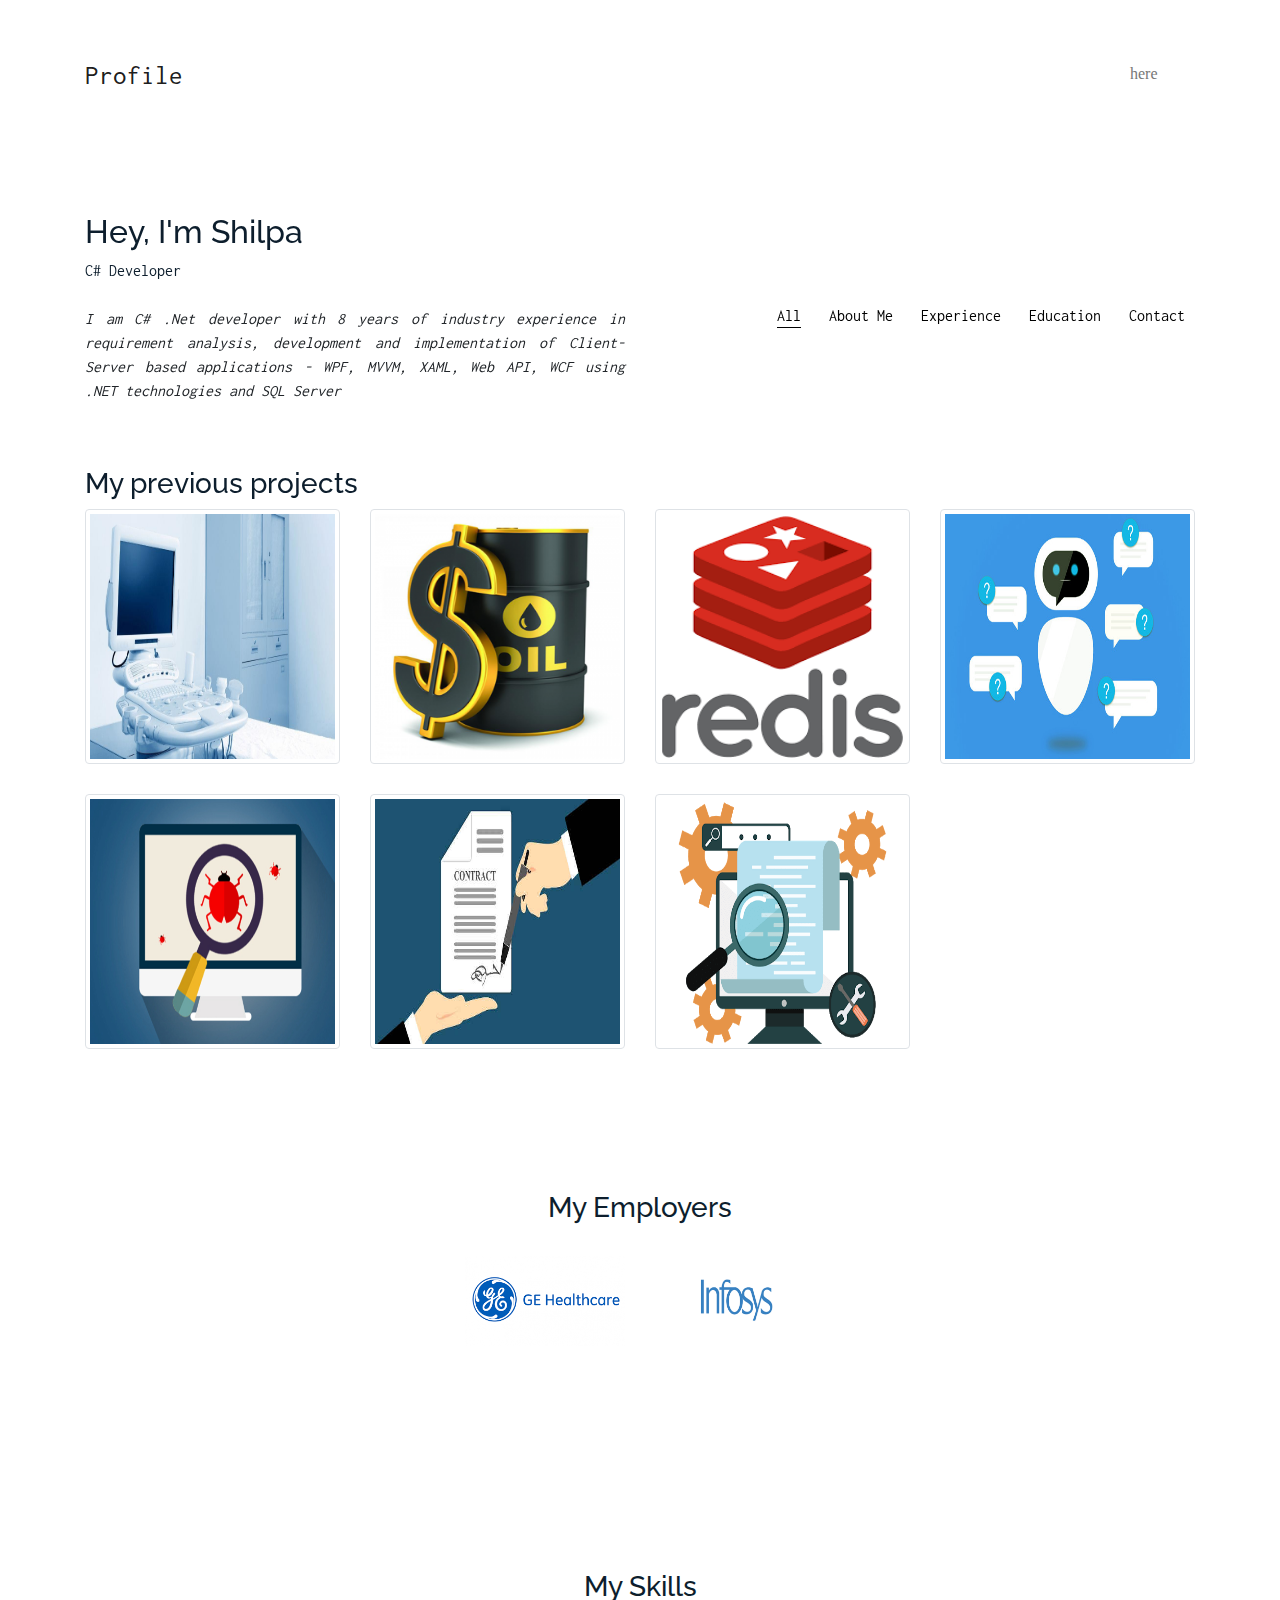
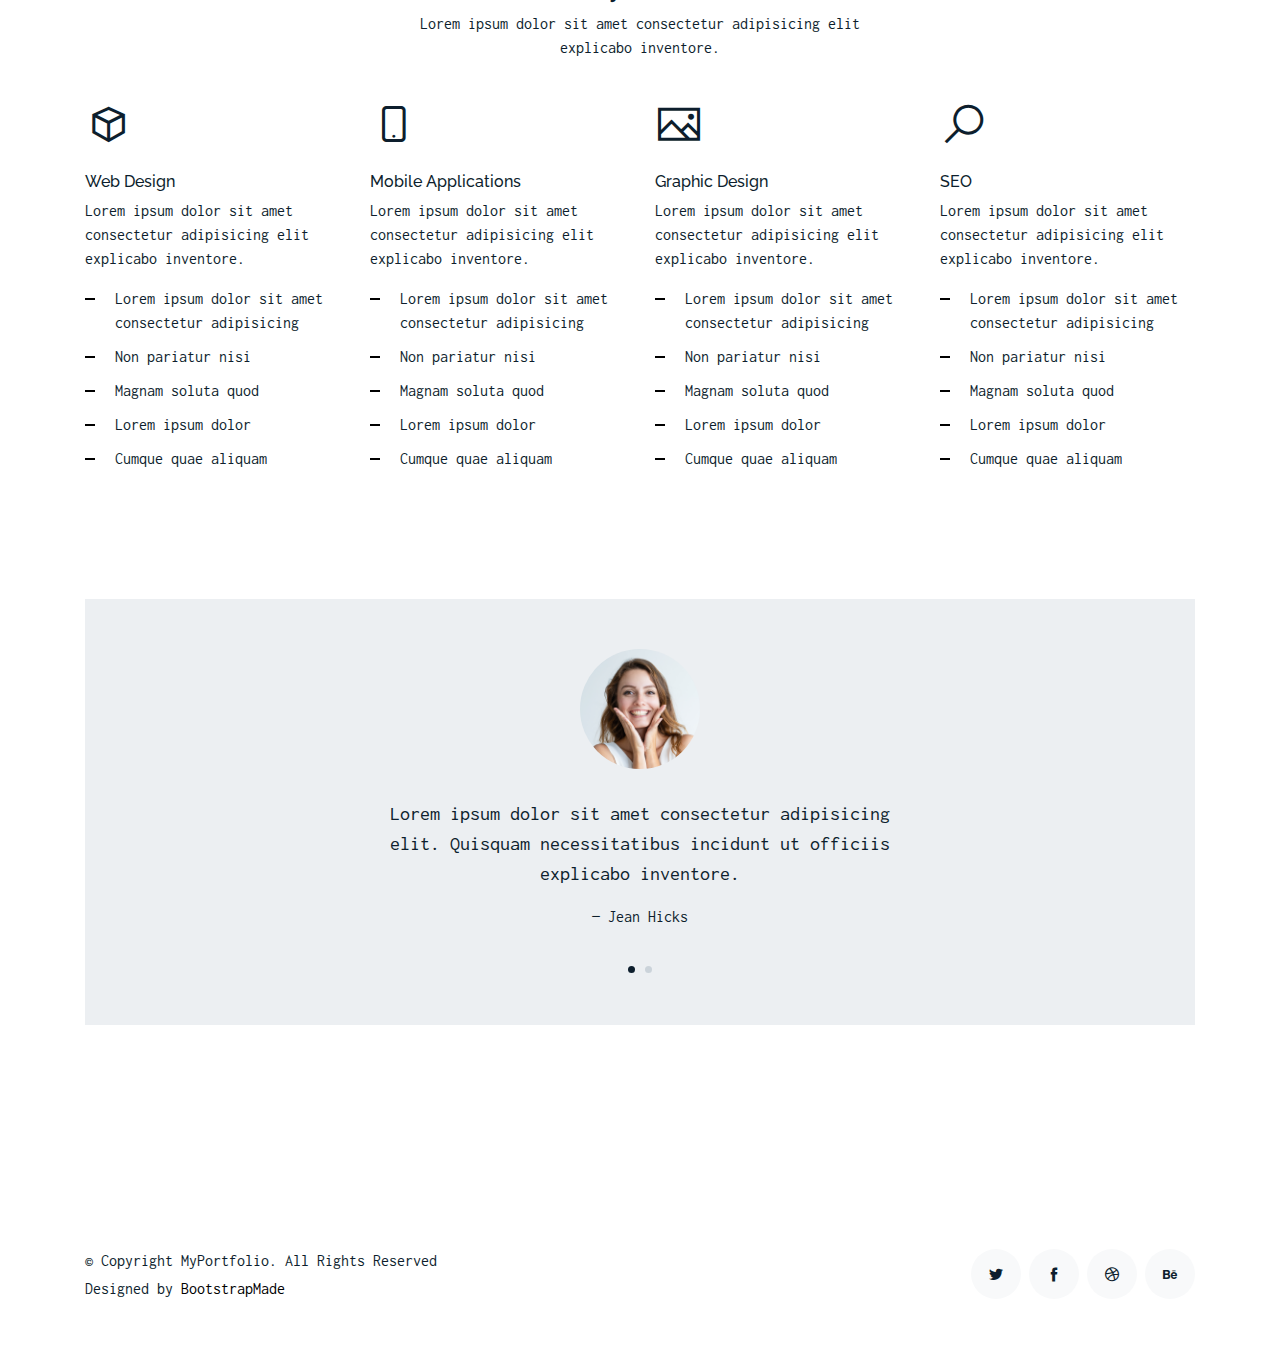
<file: MyPortfolio/index.html>
<!DOCTYPE html>
<html lang="en">

<head>
  <meta charset="utf-8">
  <title>MyPortfolio</title>
  <meta content="width=device-width, initial-scale=1.0" name="viewport">
  <meta content="" name="keywords">
  <meta content="" name="description">

  <!-- Favicons -->
  <link href="img/favicon.png" rel="icon">
  <link href="img/apple-touch-icon.png" rel="apple-touch-icon">

  <!-- Google Fonts -->
  <link href="https://fonts.googleapis.com/css?family=Inconsolata:400,700|Raleway:400,700&display=swap"
    rel="stylesheet">

  <!-- Bootstrap CSS File -->
  <link href="vendor/bootstrap/css/bootstrap.min.css" rel="stylesheet">

  <!-- Vendor CSS Files -->
  <link href="vendor/icofont/icofont.min.css" rel="stylesheet">
  <link href="vendor/line-awesome/css/line-awesome.min.css" rel="stylesheet">
  <link href="vendor/aos/aos.css" rel="stylesheet">
  <link href="vendor/owlcarousel/assets/owl.carousel.min.css" rel="stylesheet">

  <!-- Template Main CSS File -->
  <link href="css/style.css" rel="stylesheet">

  <!-- =======================================================
    Template Name: MyPortfolio
    Template URL: https://bootstrapmade.com/myportfolio-bootstrap-portfolio-website-template/
    Author: BootstrapMade.com
    Author URL: https://bootstrapmade.com/
  ======================================================= -->
</head>

<body>

  <div class="collapse navbar-collapse custom-navmenu" id="main-navbar">
    <div class="container py-2 py-md-5">
      <div class="row align-items-start">
        <div class="col-md-2">
          <ul class="custom-menu">
            <li class="active"><a href="index.html">Home</a></li>
            <li><a href="about.html">About Me</a></li>
            <li><a href="works.html">Experience</a></li>
            <li><a href="contact.html">Contact</a></li>
          </ul>
        </div>
        <div class="col-md-5 offset-5 text-right">
          <h3>Hire Me</h3>
          <a href="mailto:shilpa.srinivass@gmail.com">Shilpa.Srinivass@gmail.com</a></p>
        </div>
      </div>

    </div>
  </div>

  <nav class="navbar-nav navbar-light custom-navbar" >
    <div class="container" >
      <div class="row"  >
        <div class="col-md-2" >
           <a class="navbar-brand" href="index.html">Profile</a> 
        </div>
        <div class="col-md-1 offset-md-9 align-items-md-center">
          <a href="#" class="burger icofont-align-right" data-toggle="collapse" data-target="#main-navbar">
            <span>here</span>
          </a>
        </div>
      </div>
    </div>
  </nav>

  <main id="main">

    <div class="site-section site-portfolio">
      <div class="container">
        <div class="row mb-5 align-items-center"  >
          <div class="col-md-12 col-lg-6 mb-4 mb-lg-0" data-aos="fade-up">
            <h2 class="text-xl-left">Hey, I'm Shilpa </h2>
            <p class="mb-0">C# Developer</p>
            <br />
            <p class="text-justify text-body"> <em>I am C# .Net developer with 8 years of industry experience in
                requirement analysis, development and
                implementation of Client-Server based applications - WPF, MVVM, XAML, Web API, WCF using .NET
                technologies and SQL Server</em></p>
          </div>
          <div class="col-md-12 col-lg-6 text-left text-lg-right" data-aos="fade-up" data-aos-delay="100">
            <div id="filters" class="filters">
              <a href="#" data-filter="*" class="active">All</a>
              <a href="#" data-filter=".web">About Me</a>
              <a href="#" data-filter=".design">Experience</a>
              <a href="#" data-filter=".design">Education</a>
              <a href="#" data-filter=".branding">Contact</a>
            </div>
          </div>
        </div>
        <div class="row no-gutters" data-aos="fade-up">
          <h3 class="text-lg-left">
            My previous projects
            <br />
          </h3>
        </div>
        <div id="portfolio-grid" class="row no-gutter  " data-aos="fade-up" data-aos-delay="200">

          <div class="item web col-md-3">
            <a href="work-single.html" class="item-wrap img-wrapper custom-row">
              <div class="work-info">
                <h3>Cell Dive</h3>
                <span> General Electric Healthcare</span>
              </div>

              <img class="img-thumbnail" src="img/img_celldive.jpg">
            </a>
          </div>
          <div class="item web col-md-3">
            <a href="work-single.html" class="item-wrap img-wrapper">
              <div class="work-info">
                <h3>Enhanced Deal Entry</h3>
                <span>British Petroleum (Infosys Ltd)</span>
              </div>
              <img class="img-thumbnail " src="img/img_oiltrading.png">
            </a>
          </div>
          <div class="item branding col-md-3">
            <a href="work-single.html" class="item-wrap img-wrapper">
              <div class="work-info">
                <h3>Quick Deal Entry - Redis Cache</h3>
                <span>British Petroleum (Infosys Ltd)</span>
              </div>
              <img class="img-thumbnail " src="img/redis.png">
            </a>
          </div>
          <div class="item design col-md-3">
            <a href="work-single.html" class="item-wrap img-wrapper">
              <div class="work-info">
                <p>
                  <h3>Quick Deal Entry - Chat bot</h3>
                  <span>British Petroleum (Infosys Ltd)</span>
                </p>
              </div>
              <img class="img-thumbnail " src="img/bot.jpg">
            </a>
          </div>
          <div class="item photography col-md-3">
            <a href="work-single.html" class="item-wrap img-wrapper">
              <div class="work-info">
                <h3>SDET</h3>
                <span>British Petroleum (Infosys Ltd)</span>
              </div>
              <img class="img-thumbnail " src="img/testing.jpeg">
            </a>
          </div>
          <div class="item photography col-md-3">
            <a href="work-single.html" class="item-wrap img-wrapper">
              <div class="work-info">
                <h3>Oil Contract Management</h3>
                <span>British Petroleum (Infosys Ltd)</span>
              </div>
              <img class="img-thumbnail " src="img/contract.jpg">
            </a>
          </div>
          <div class="item branding col-md-3">
            <a href="work-single.html" class="item-wrap img-wrapper">
              <div class="work-info">
                <h3>BP Alaska - Application maintenance</h3>
                <span>brandingn</span>
              </div>
              <img class="img-thumbnail " src="img/supprt2.png">
            </a>
          </div>
        </div>
      </div>

      <div class="site-section">
        <div class="container align-items-sm-center">
          <div class="row justify-content-center text-center mb-4">
            <div class="col-5">
              <h3 class="h3 heading">My Employers</h3>
            </div>
          </div>
          <div class="row justify-content-center">
            <div class="col-md-auto col-sm-2 col-md-2">
              <a href="#" class="client-logo"><img src="img/Ge.png" alt="GE Healthcare" class="img-fluid"></a>
            </div>
            <div class="col-md-auto col-sm-2 col-md-2">
              <a href="#" class="client-logo"><img src="img/Infosys.png" alt="Infosys Ltd" class="img-fluid"></a>
            </div>

          </div>
        </div>
      </div>


      <div class="site-section">
        <div class="container">
          <div class="row justify-content-center text-center mb-4">
            <div class="col-5">
              <h3 class="h3 heading">My Skills</h3>
              <p>Lorem ipsum dolor sit amet consectetur adipisicing elit explicabo inventore.</p>
            </div>
          </div>
          <div class="row">

            <div class="col-12 col-sm-6 col-md-6 col-lg-3">
              <span class="la la-cube la-3x mb-4"></span>
              <h4 class="h4 mb-2">Web Design</h4>
              <p>Lorem ipsum dolor sit amet consectetur adipisicing elit explicabo inventore.</p>
              <ul class="list-unstyled list-line">
                <li>Lorem ipsum dolor sit amet consectetur adipisicing</li>
                <li>Non pariatur nisi</li>
                <li>Magnam soluta quod</li>
                <li>Lorem ipsum dolor</li>
                <li>Cumque quae aliquam</li>
              </ul>
            </div>
            <div class="col-12 col-sm-6 col-md-6 col-lg-3">
              <span class="la la-mobile la-3x mb-4"></span>
              <h4 class="h4 mb-2">Mobile Applications</h4>
              <p>Lorem ipsum dolor sit amet consectetur adipisicing elit explicabo inventore.</p>
              <ul class="list-unstyled list-line">
                <li>Lorem ipsum dolor sit amet consectetur adipisicing</li>
                <li>Non pariatur nisi</li>
                <li>Magnam soluta quod</li>
                <li>Lorem ipsum dolor</li>
                <li>Cumque quae aliquam</li>
              </ul>
            </div>
            <div class="col-12 col-sm-6 col-md-6 col-lg-3">
              <span class="la la-image la-3x mb-4"></span>
              <h4 class="h4 mb-2">Graphic Design</h4>
              <p>Lorem ipsum dolor sit amet consectetur adipisicing elit explicabo inventore.</p>
              <ul class="list-unstyled list-line">
                <li>Lorem ipsum dolor sit amet consectetur adipisicing</li>
                <li>Non pariatur nisi</li>
                <li>Magnam soluta quod</li>
                <li>Lorem ipsum dolor</li>
                <li>Cumque quae aliquam</li>
              </ul>
            </div>
            <div class="col-12 col-sm-6 col-md-6 col-lg-3">
              <span class="la la-search la-3x mb-4"></span>
              <h4 class="h4 mb-2">SEO</h4>
              <p>Lorem ipsum dolor sit amet consectetur adipisicing elit explicabo inventore.</p>
              <ul class="list-unstyled list-line">
                <li>Lorem ipsum dolor sit amet consectetur adipisicing</li>
                <li>Non pariatur nisi</li>
                <li>Magnam soluta quod</li>
                <li>Lorem ipsum dolor</li>
                <li>Cumque quae aliquam</li>
              </ul>
            </div>
          </div>
        </div>
      </div>

      <div class="site-section pt-0">
        <div class="container">

          <div class="owl-carousel testimonial-carousel">

            <div class="testimonial-wrap">
              <div class="testimonial">
                <img src="img/person_1.jpg" alt="Image" class="img-fluid">
                <blockquote>
                  <p>Lorem ipsum dolor sit amet consectetur adipisicing elit. Quisquam necessitatibus incidunt ut
                    officiis
                    explicabo inventore.</p>
                </blockquote>
                <p>&mdash; Jean Hicks</p>
              </div>
            </div>

            <div class="testimonial-wrap">
              <div class="testimonial">
                <img src="img/person_2.jpg" alt="Image" class="img-fluid">
                <blockquote>
                  <p>Lorem ipsum dolor sit amet consectetur adipisicing elit. Quisquam necessitatibus incidunt ut
                    officiis
                    explicabo inventore.</p>
                </blockquote>
                <p>&mdash; Chris Stanworth</p>
              </div>
            </div>

          </div>

        </div>
      </div>
  </main>
  <footer class="footer" role="contentinfo">
    <div class="container">
      <div class="row">
        <div class="col-sm-6">
          <p class="mb-1">&copy; Copyright MyPortfolio. All Rights Reserved</p>
          <div class="credits">
            <!--
              All the links in the footer should remain intact.
              You can delete the links only if you purchased the pro version.
              Licensing information: https://bootstrapmade.com/license/
              Purchase the pro version with working PHP/AJAX contact form: https://bootstrapmade.com/buy/?theme=MyPortfolio
            -->
            Designed by <a href="https://bootstrapmade.com/">BootstrapMade</a>
          </div>
        </div>
        <div class="col-sm-6 social text-md-right">
          <a href="#"><span class="icofont-twitter"></span></a>
          <a href="#"><span class="icofont-facebook"></span></a>
          <a href="#"><span class="icofont-dribbble"></span></a>
          <a href="#"><span class="icofont-behance"></span></a>
        </div>
      </div>
    </div>
  </footer>

  <!-- Vendor JS Files -->
  <script src="vendor/jquery/jquery.min.js"></script>
  <script src="vendor/jquery/jquery-migrate.min.js"></script>
  <script src="vendor/bootstrap/js/bootstrap.min.js"></script>
  <script src="vendor/easing/easing.min.js"></script>
  <script src="vendor/php-email-form/validate.js"></script>
  <script src="vendor/isotope/isotope.pkgd.min.js"></script>
  <script src="vendor/aos/aos.js"></script>
  <script src="vendor/owlcarousel/owl.carousel.min.js"></script>

  <!-- Template Main JS File -->
  <script src="js/main.js"></script>

</body>

</html>
</file>
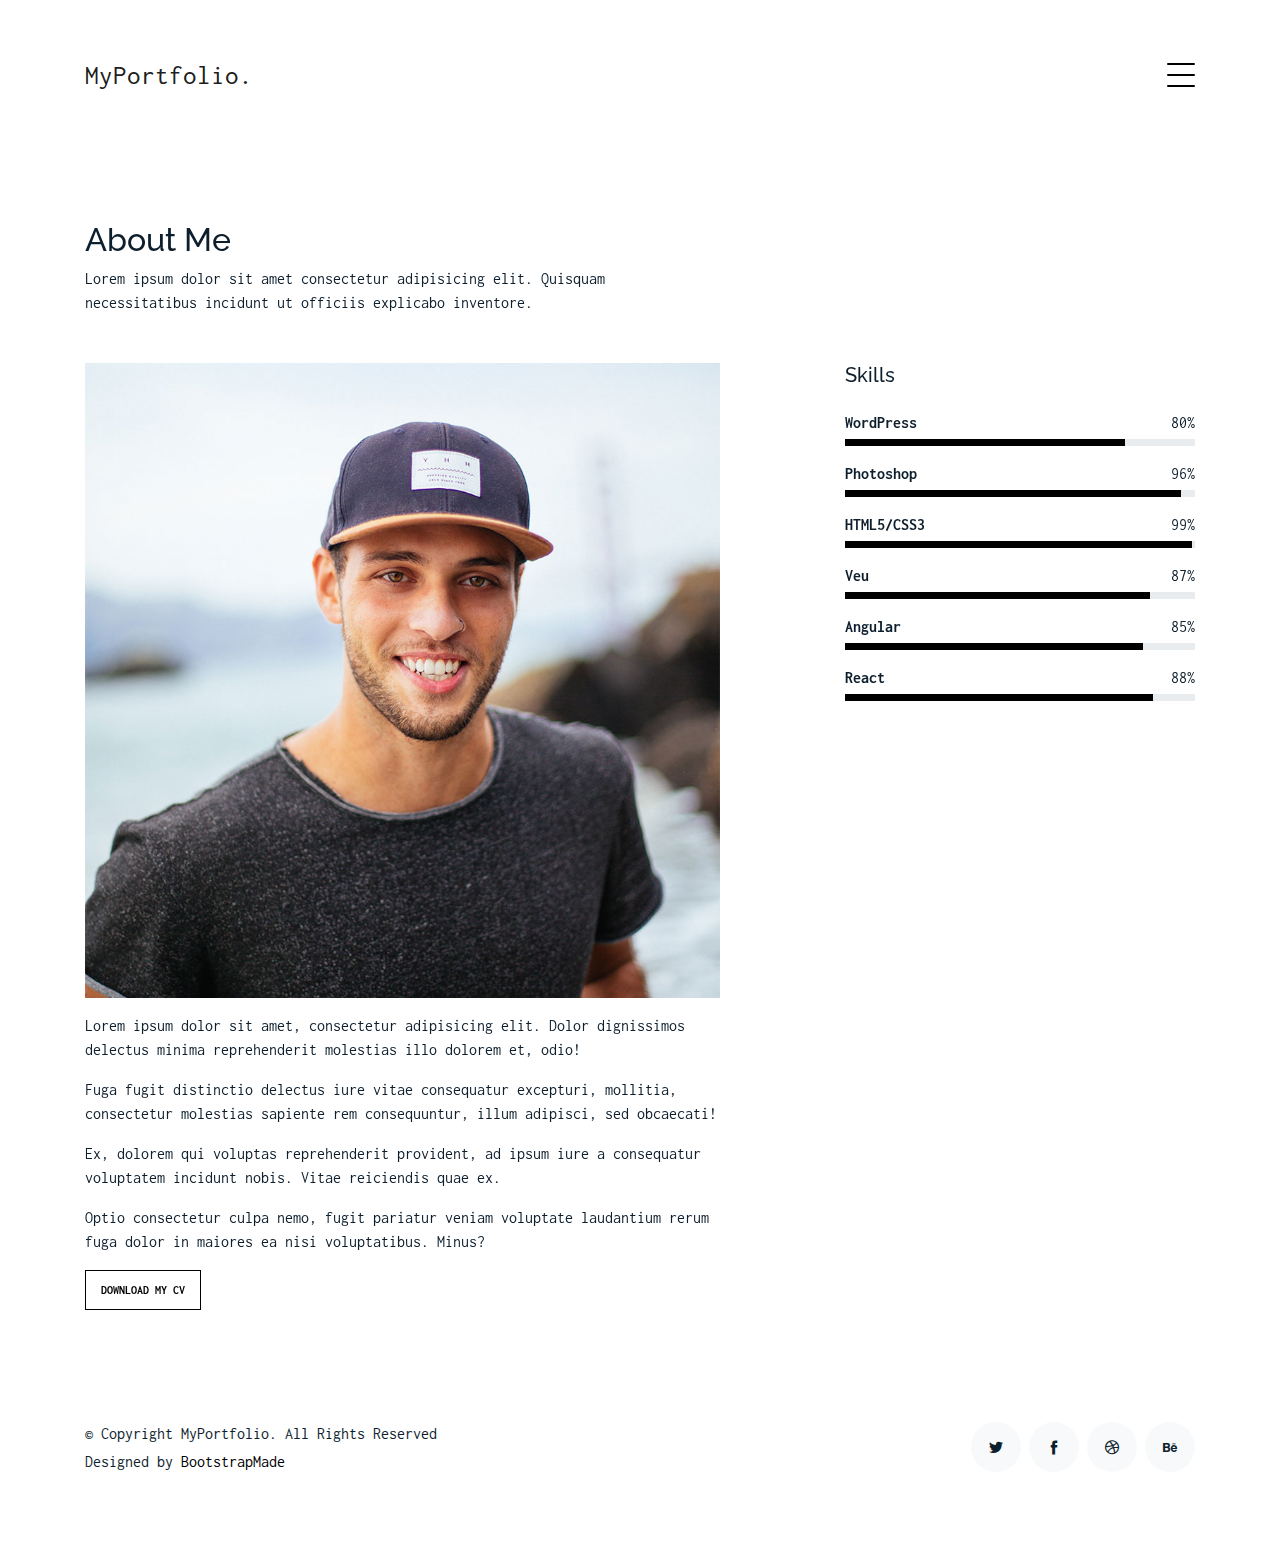
<file: MyPortfolio/about.html>
<!DOCTYPE html>
<html lang="en">

<head>
  <meta charset="utf-8">
  <title>About - MyPortfolio</title>
  <meta content="width=device-width, initial-scale=1.0" name="viewport">
  <meta content="" name="keywords">
  <meta content="" name="description">

  <!-- Favicons -->
  <link href="img/favicon.png" rel="icon">
  <link href="img/apple-touch-icon.png" rel="apple-touch-icon">

  <!-- Google Fonts -->
  <link href="https://fonts.googleapis.com/css?family=Inconsolata:400,700|Raleway:400,700&display=swap"
    rel="stylesheet">

  <!-- Bootstrap CSS File -->
  <link href="vendor/bootstrap/css/bootstrap.min.css" rel="stylesheet">

  <!-- Vendor CSS Files -->
  <link href="vendor/icofont/icofont.min.css" rel="stylesheet">
  <link href="vendor/line-awesome/css/line-awesome.min.css" rel="stylesheet">
  <link href="vendor/aos/aos.css" rel="stylesheet">
  <link href="vendor/owlcarousel/assets/owl.carousel.min.css" rel="stylesheet">

  <!-- Template Main CSS File -->
  <link href="css/style.css" rel="stylesheet">

  <!-- =======================================================
    Template Name: MyPortfolio
    Template URL: https://bootstrapmade.com/myportfolio-bootstrap-portfolio-website-template/
    Author: BootstrapMade.com
    Author URL: https://bootstrapmade.com/
  ======================================================= -->
</head>

<body>


  <div class="collapse navbar-collapse custom-navmenu" id="main-navbar">
    <div class="container py-2 py-md-5">
      <div class="row align-items-start">
        <div class="col-md-2">
          <ul class="custom-menu">
            <li><a href="index.html">Home</a></li>
            <li class="active"><a href="about.html">About Me</a></li>
            <li><a href="services.html">Services</a></li>
            <li><a href="works.html">Works</a></li>
            <li><a href="contact.html">Contact</a></li>
          </ul>
        </div>
        <div class="col-md-6 d-none d-md-block  mr-auto">
          <div class="tweet d-flex">
            <span class="icofont-twitter text-white mt-2 mr-3"></span>
            <div>
              <p><em>Lorem ipsum dolor sit amet consectetur adipisicing elit. Quisquam necessitatibus incidunt ut
                  officiis explicabo inventore. <br> <a href="#">t.co/v82jsk</a></em></p>
            </div>
          </div>
        </div>
        <div class="col-md-4 d-none d-md-block">
          <h3>Hire Me</h3>
          <p>Lorem ipsum dolor sit amet consectetur adipisicing elit. Quisquam necessitatibus incidunt ut officiis
            explicabo inventore. <br> <a href="#">myemail@gmail.com</a></p>
        </div>
      </div>

    </div>
  </div>

  <nav class="navbar navbar-light custom-navbar">
    <div class="container">
      <a class="navbar-brand" href="index.html">MyPortfolio.</a>

      <a href="#" class="burger" data-toggle="collapse" data-target="#main-navbar">
        <span></span>
      </a>

    </div>
  </nav>



  <main id="main">

    <div class="site-section pb-0 site-portfolio">
      <div class="container">
        <div class="row mb-5 align-items-end">
          <div class="col-md-6" data-aos="fade-up">

            <h2>About Me</h2>
            <p class="mb-0">Lorem ipsum dolor sit amet consectetur adipisicing elit. Quisquam necessitatibus incidunt ut
              officiis explicabo inventore.</p>
          </div>

        </div>


        <div class="row">
          <div class="col-md-4 ml-auto order-2" data-aos="fade-up">
            <h3 class="h3 mb-4">Skills</h3>
            <ul class="list-unstyled">
              <li class="mb-3">
                <div class="d-flex mb-1">
                  <strong>WordPress</strong>
                  <span class="ml-auto">80%</span>
                </div>
                <div class="progress custom-progress">
                  <div class="progress-bar" role="progressbar" style="width: 80%" aria-valuenow="80" aria-valuemin="0"
                    aria-valuemax="100"></div>
                </div>
              </li>
              <li class="mb-3">
                <div class="d-flex mb-1">
                  <strong>Photoshop</strong>
                  <span class="ml-auto">96%</span>
                </div>
                <div class="progress custom-progress">
                  <div class="progress-bar" role="progressbar" style="width: 96%" aria-valuenow="96" aria-valuemin="0"
                    aria-valuemax="100"></div>
                </div>
              </li>
              <li class="mb-3">
                <div class="d-flex mb-1">
                  <strong>HTML5/CSS3</strong>
                  <span class="ml-auto">99%</span>
                </div>
                <div class="progress custom-progress">
                  <div class="progress-bar" role="progressbar" style="width: 99%" aria-valuenow="99" aria-valuemin="0"
                    aria-valuemax="100"></div>
                </div>
              </li>
              <li class="mb-3">
                <div class="d-flex mb-1">
                  <strong>Veu</strong>
                  <span class="ml-auto">87%</span>
                </div>
                <div class="progress custom-progress">
                  <div class="progress-bar" role="progressbar" style="width: 87%" aria-valuenow="87" aria-valuemin="0"
                    aria-valuemax="100"></div>
                </div>
              </li>
              <li class="mb-3">
                <div class="d-flex mb-1">
                  <strong>Angular</strong>
                  <span class="ml-auto">85%</span>
                </div>
                <div class="progress custom-progress">
                  <div class="progress-bar" role="progressbar" style="width: 85%" aria-valuenow="85" aria-valuemin="0"
                    aria-valuemax="100"></div>
                </div>
              </li>
              <li class="mb-3">
                <div class="d-flex mb-1">
                  <strong>React</strong>
                  <span class="ml-auto">88%</span>
                </div>
                <div class="progress custom-progress">
                  <div class="progress-bar" role="progressbar" style="width: 88%" aria-valuenow="88" aria-valuemin="0"
                    aria-valuemax="100"></div>
                </div>
              </li>
            </ul>
          </div>

          <div class="col-md-7 mb-5 mb-md-0" data-aos="fade-up">
            <p><img src="img/person_1_sq.jpg" alt="Image" class="img-fluid"></p>
            <p>Lorem ipsum dolor sit amet, consectetur adipisicing elit. Dolor dignissimos delectus minima reprehenderit
              molestias illo dolorem et, odio!</p>
            <p>Fuga fugit distinctio delectus iure vitae consequatur excepturi, mollitia, consectetur molestias sapiente
              rem consequuntur, illum adipisci, sed obcaecati!</p>
            <p>Ex, dolorem qui voluptas reprehenderit provident, ad ipsum iure a consequatur voluptatem incidunt nobis.
              Vitae reiciendis quae ex.</p>
            <p>Optio consectetur culpa nemo, fugit pariatur veniam voluptate laudantium rerum fuga dolor in maiores ea
              nisi voluptatibus. Minus?</p>
            <p><a href="#" class="readmore">Download my CV</a></p>
          </div>

        </div>

      </div>
    </div>

  </main>
  <footer class="footer mt-5 pt-5" role="contentinfo">
    <div class="container">
      <div class="row">
        <div class="col-sm-6">
          <p class="mb-1">&copy; Copyright MyPortfolio. All Rights Reserved</p>
          <div class="credits">
            <!--
              All the links in the footer should remain intact.
              You can delete the links only if you purchased the pro version.
              Licensing information: https://bootstrapmade.com/license/
              Purchase the pro version with working PHP/AJAX contact form: https://bootstrapmade.com/buy/?theme=MyPortfolio
            -->
            Designed by <a href="https://bootstrapmade.com/">BootstrapMade</a>
          </div>
        </div>
        <div class="col-sm-6 social text-md-right">
          <a href="#"><span class="icofont-twitter"></span></a>
          <a href="#"><span class="icofont-facebook"></span></a>
          <a href="#"><span class="icofont-dribbble"></span></a>
          <a href="#"><span class="icofont-behance"></span></a>
        </div>
      </div>
    </div>
  </footer>

  <!-- Vendor JS Files -->
  <script src="vendor/jquery/jquery.min.js"></script>
  <script src="vendor/jquery/jquery-migrate.min.js"></script>
  <script src="vendor/bootstrap/js/bootstrap.min.js"></script>
  <script src="vendor/easing/easing.min.js"></script>
  <script src="vendor/php-email-form/validate.js"></script>
  <script src="vendor/isotope/isotope.pkgd.min.js"></script>
  <script src="vendor/aos/aos.js"></script>
  <script src="vendor/owlcarousel/owl.carousel.min.js"></script>

  <!-- Template Main JS File -->
  <script src="js/main.js"></script>

</body>

</html>
</file>
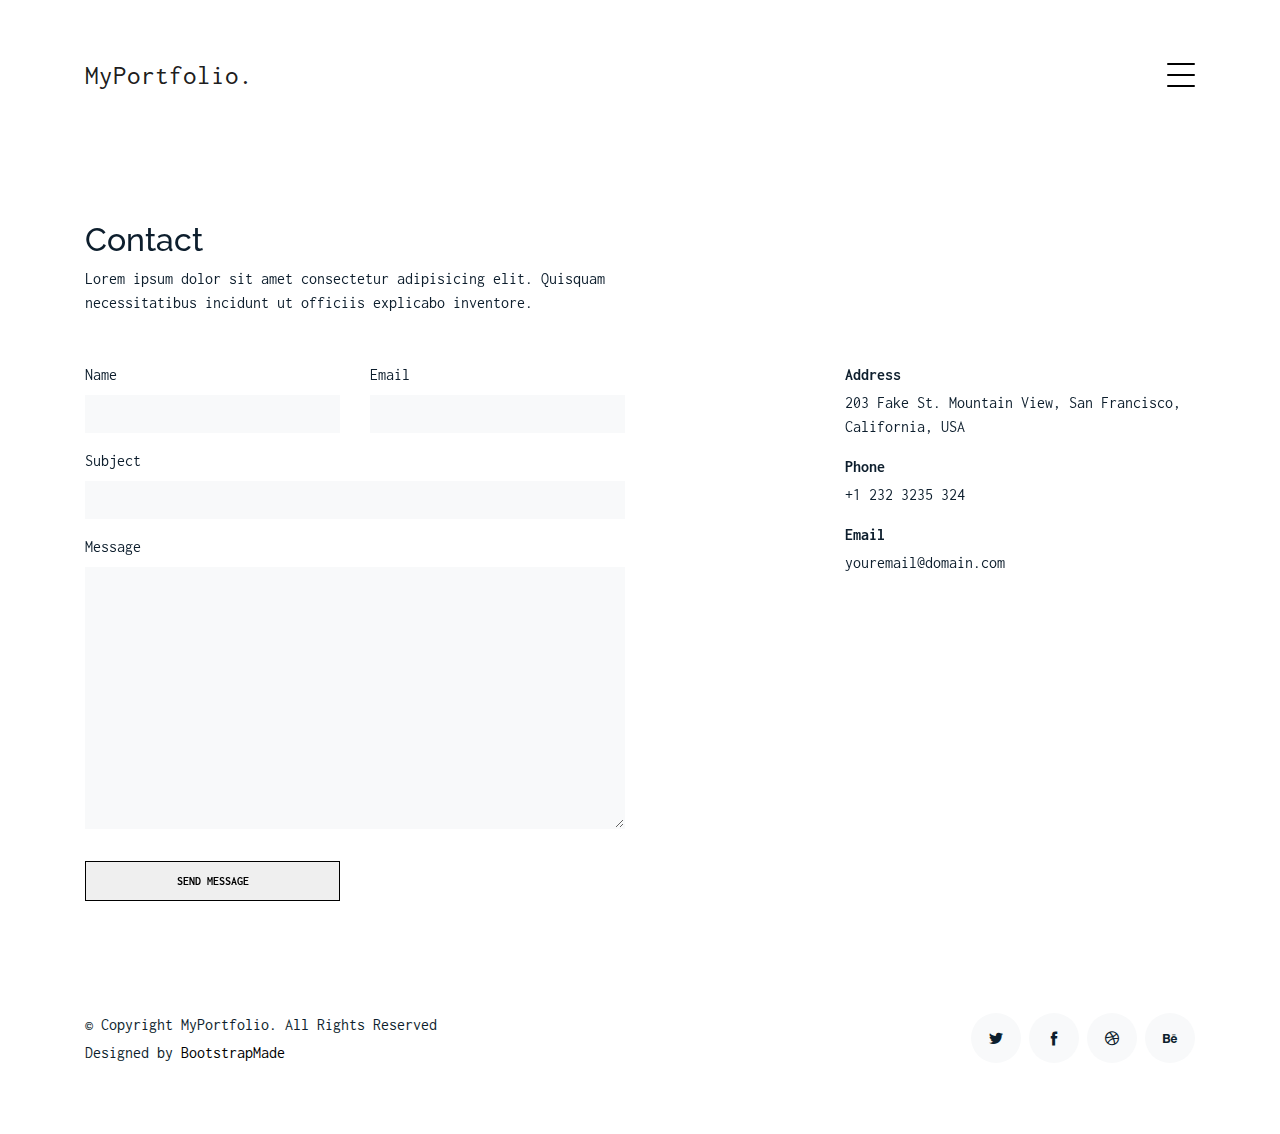
<file: MyPortfolio/contact.html>
<!DOCTYPE html>
<html lang="en">

<head>
  <meta charset="utf-8">
  <title>Contact - MyPortfolio</title>
  <meta content="width=device-width, initial-scale=1.0" name="viewport">
  <meta content="" name="keywords">
  <meta content="" name="description">

  <!-- Favicons -->
  <link href="img/favicon.png" rel="icon">
  <link href="img/apple-touch-icon.png" rel="apple-touch-icon">

  <!-- Google Fonts -->
  <link href="https://fonts.googleapis.com/css?family=Inconsolata:400,700|Raleway:400,700&display=swap"
    rel="stylesheet">

  <!-- Bootstrap CSS File -->
  <link href="vendor/bootstrap/css/bootstrap.min.css" rel="stylesheet">

  <!-- Vendor CSS Files -->
  <link href="vendor/icofont/icofont.min.css" rel="stylesheet">
  <link href="vendor/line-awesome/css/line-awesome.min.css" rel="stylesheet">
  <link href="vendor/aos/aos.css" rel="stylesheet">
  <link href="vendor/owlcarousel/assets/owl.carousel.min.css" rel="stylesheet">

  <!-- Template Main CSS File -->
  <link href="css/style.css" rel="stylesheet">

  <!-- =======================================================
    Template Name: MyPortfolio
    Template URL: https://bootstrapmade.com/myportfolio-bootstrap-portfolio-website-template/
    Author: BootstrapMade.com
    Author URL: https://bootstrapmade.com/
  ======================================================= -->
</head>

<body>

  <div class="collapse navbar-collapse custom-navmenu" id="main-navbar">
    <div class="container py-2 py-md-5">
      <div class="row align-items-start">
        <div class="col-md-2">
          <ul class="custom-menu">
            <li><a href="index.html">Home</a></li>
            <li><a href="about.html">About Me</a></li>
            <li><a href="works.html">Works</a></li>
            <li class="active"><a href="contact.html">Contact</a></li>
          </ul>
        </div>
        <div class="col-md-6 d-none d-md-block  mr-auto">
          <div class="tweet d-flex">
            <span class="icofont-twitter text-white mt-2 mr-3"></span>
            <div>
              <p><em>Lorem ipsum dolor sit amet consectetur adipisicing elit. Quisquam necessitatibus incidunt ut
                officiis explicabo inventore. <br> <a href="#">t.co/v82jsk</a></em></p>
            </div>
          </div>
        </div>
        <div class="col-md-4 d-none d-md-block">
          <h3>Hire Me</h3>
          <p>Lorem ipsum dolor sit amet consectetur adipisicing elit. Quisquam necessitatibus incidunt ut officiis
            explicabo inventore. <br> <a href="#">myemail@gmail.com</a></p>
        </div>
      </div>

    </div>
  </div>

  <nav class="navbar navbar-light custom-navbar">
    <div class="container">
      <a class="navbar-brand" href="index.html">MyPortfolio.</a>

      <a href="#" class="burger" data-toggle="collapse" data-target="#main-navbar">
        <span></span>
      </a>

    </div>
  </nav>

  <main id="main">

    <div class="site-section pb-0 site-portfolio">
      <div class="container">

        <div class="row mb-5 align-items-end">
          <div class="col-md-6" data-aos="fade-up">
            <h2>Contact</h2>
            <p class="mb-0">Lorem ipsum dolor sit amet consectetur adipisicing elit. Quisquam necessitatibus incidunt ut
              officiis explicabo inventore.
            </p>
          </div>

        </div>

        <div class="row">
          <div class="col-md-6 mb-5 mb-md-0" data-aos="fade-up">
            
            <form action="forms/contact.php" method="post" role="form" class="php-email-form">
              
              <div class="row">
                <div class="col-md-6 form-group">
                  <label for="name">Name</label>
                  <input type="text" name="name" class="form-control" id="name" data-rule="minlen:4" data-msg="Please enter at least 4 chars" />
                  <div class="validate"></div>
                </div>
                <div class="col-md-6 form-group">
                  <label for="name">Email</label>
                  <input type="email" class="form-control" name="email" id="email" data-rule="email" data-msg="Please enter a valid email" />
                  <div class="validate"></div>
                </div>
                <div class="col-md-12 form-group">
                  <label for="name">Subject</label>
                  <input type="text" class="form-control" name="subject" id="subject" data-rule="minlen:4" data-msg="Please enter at least 8 chars of subject" />
                  <div class="validate"></div>
                </div>
                <div class="col-md-12 form-group">
                  <label for="name">Message</label>
                  <textarea class="form-control" name="message" cols="30" rows="10" data-rule="required" data-msg="Please write something for us"></textarea>
                  <div class="validate"></div>
                </div>


                <div class="col-md-12 mb-3">
                    <div class="loading">Loading</div>
                  <div class="error-message"></div>
                  <div class="sent-message">Your message has been sent. Thank you!</div>
                </div>

                <div class="col-md-6 form-group">
                  <input type="submit" class="readmore d-block w-100" value="Send Message">
                </div>
              </div>

            </form>

          </div>

          <div class="col-md-4 ml-auto order-2" data-aos="fade-up">
            <ul class="list-unstyled">
              <li class="mb-3">
                <strong class="d-block mb-1">Address</strong>
                <span>203 Fake St. Mountain View, San Francisco, California, USA</span>
              </li>
              <li class="mb-3">
                <strong class="d-block mb-1">Phone</strong>
                <span>+1 232 3235 324</span>
              </li>
              <li class="mb-3">
                <strong class="d-block mb-1">Email</strong>
                <span>youremail@domain.com</span>
              </li>
            </ul>
          </div>

        </div>

      </div>

    </div>
  </main>

  <footer class="footer mt-5 pt-5" role="contentinfo">
    <div class="container">
      <div class="row">
        <div class="col-sm-6">
          <p class="mb-1">&copy; Copyright MyPortfolio. All Rights Reserved</p>
          <div class="credits">
            <!--
              All the links in the footer should remain intact.
              You can delete the links only if you purchased the pro version.
              Licensing information: https://bootstrapmade.com/license/
              Purchase the pro version with working PHP/AJAX contact form: https://bootstrapmade.com/buy/?theme=MyPortfolio
            -->
            Designed by <a href="https://bootstrapmade.com/">BootstrapMade</a>
          </div>
        </div>
        <div class="col-sm-6 social text-md-right">
          <a href="#"><span class="icofont-twitter"></span></a>
          <a href="#"><span class="icofont-facebook"></span></a>
          <a href="#"><span class="icofont-dribbble"></span></a>
          <a href="#"><span class="icofont-behance"></span></a>
        </div>
      </div>
    </div>
  </footer>

  <!-- Vendor JS Files -->
  <script src="vendor/jquery/jquery.min.js"></script>
  <script src="vendor/jquery/jquery-migrate.min.js"></script>
  <script src="vendor/bootstrap/js/bootstrap.min.js"></script>
  <script src="vendor/easing/easing.min.js"></script>
  <script src="vendor/php-email-form/validate.js"></script>
  <script src="vendor/isotope/isotope.pkgd.min.js"></script>
  <script src="vendor/aos/aos.js"></script>
  <script src="vendor/owlcarousel/owl.carousel.min.js"></script>

  <!-- Template Main JS File -->
  <script src="js/main.js"></script>

</body>

</html>
</file>
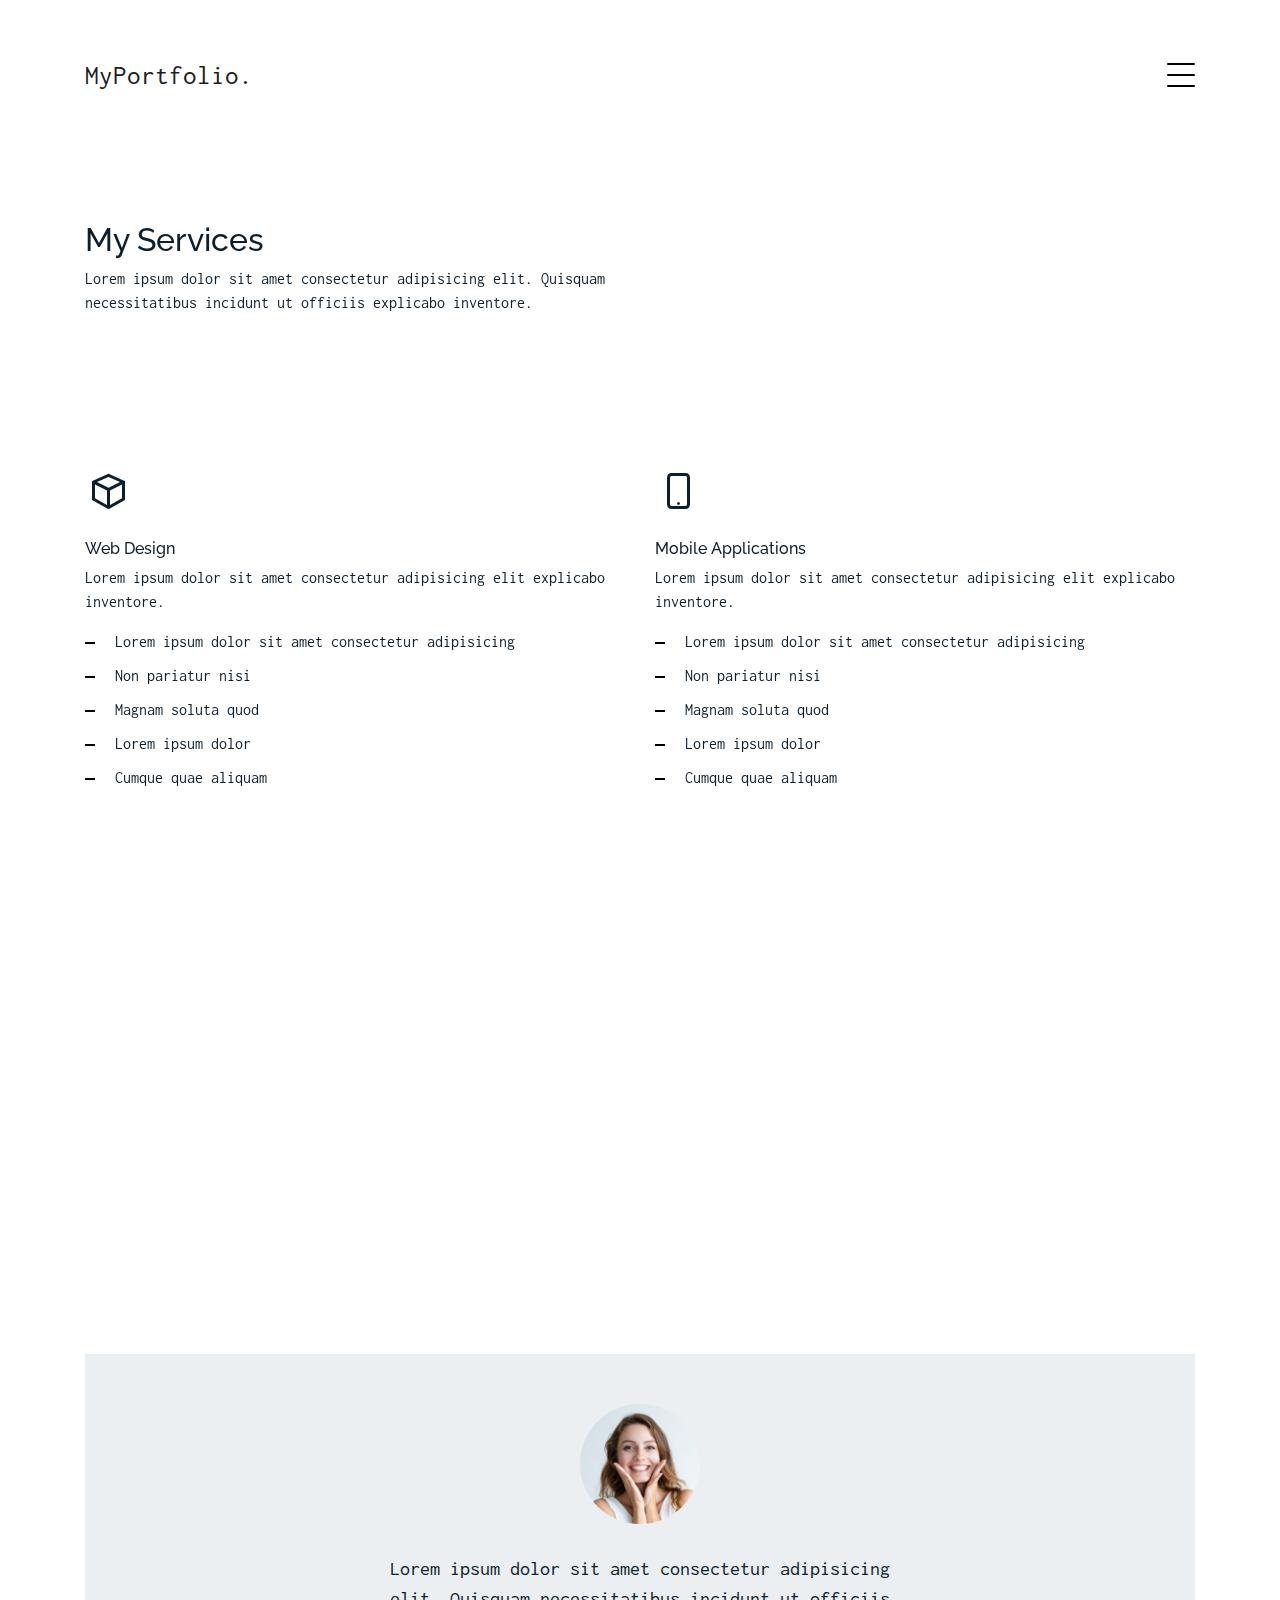
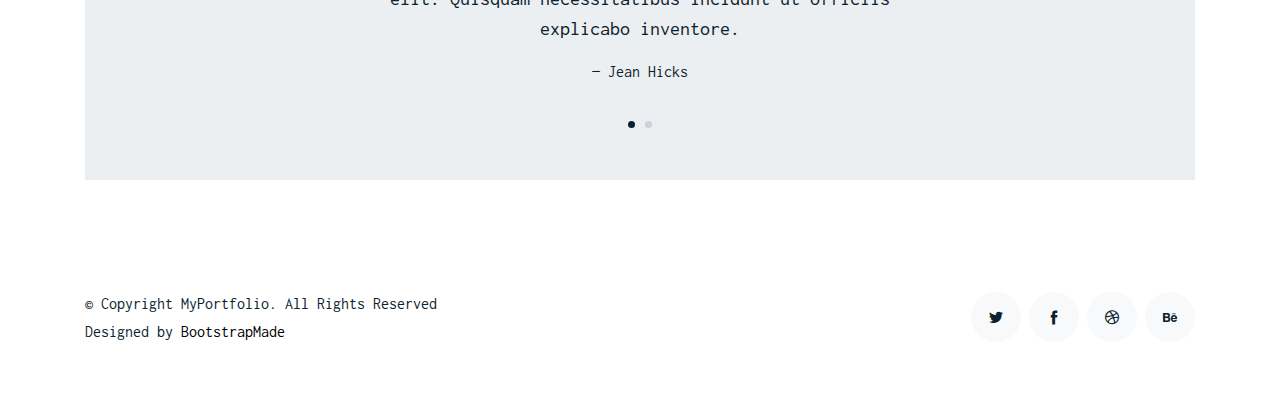
<file: MyPortfolio/services.html>
<!DOCTYPE html>
<html lang="en">

<head>
  <meta charset="utf-8">
  <title>Services - MyPortfolio</title>
  <meta content="width=device-width, initial-scale=1.0" name="viewport">
  <meta content="" name="keywords">
  <meta content="" name="description">

  <!-- Favicons -->
  <link href="img/favicon.png" rel="icon">
  <link href="img/apple-touch-icon.png" rel="apple-touch-icon">

  <!-- Google Fonts -->
  <link href="https://fonts.googleapis.com/css?family=Inconsolata:400,700|Raleway:400,700&display=swap"
    rel="stylesheet">

  <!-- Bootstrap CSS File -->
  <link href="vendor/bootstrap/css/bootstrap.min.css" rel="stylesheet">

  <!-- Vendor CSS Files -->
  <link href="vendor/icofont/icofont.min.css" rel="stylesheet">
  <link href="vendor/line-awesome/css/line-awesome.min.css" rel="stylesheet">
  <link href="vendor/aos/aos.css" rel="stylesheet">
  <link href="vendor/owlcarousel/assets/owl.carousel.min.css" rel="stylesheet">

  <!-- Template Main CSS File -->
  <link href="css/style.css" rel="stylesheet">

  <!-- =======================================================
    Template Name: MyPortfolio
    Template URL: https://bootstrapmade.com/myportfolio-bootstrap-portfolio-website-template/
    Author: BootstrapMade.com
    Author URL: https://bootstrapmade.com/
  ======================================================= -->
</head>

<body>


  <div class="collapse navbar-collapse custom-navmenu" id="main-navbar">
    <div class="container py-2 py-md-5">
      <div class="row align-items-start">
        <div class="col-md-2">
          <ul class="custom-menu">
            <li><a href="index.html">Home</a></li>
            <li><a href="about.html">About Me</a></li>
            <li class="active"><a href="services.html">Services</a></li>
            <li><a href="works.html">Works</a></li>
            <li><a href="contact.html">Contact</a></li>
          </ul>
        </div>
        <div class="col-md-6 d-none d-md-block  mr-auto">
          <div class="tweet d-flex">
            <span class="icofont-twitter text-white mt-2 mr-3"></span>
            <div>
              <p><em>Lorem ipsum dolor sit amet consectetur adipisicing elit. Quisquam necessitatibus incidunt ut
                  officiis explicabo inventore. <br> <a href="#">t.co/v82jsk</a></em></p>
            </div>
          </div>
        </div>
        <div class="col-md-4 d-none d-md-block">
          <h3>Hire Me</h3>
          <p>Lorem ipsum dolor sit amet consectetur adipisicing elit. Quisquam necessitatibus incidunt ut officiis
            explicabo inventore. <br> <a href="#">myemail@gmail.com</a></p>
        </div>
      </div>

    </div>
  </div>

  <nav class="navbar navbar-light custom-navbar">
    <div class="container">
      <a class="navbar-brand" href="index.html">MyPortfolio.</a>

      <a href="#" class="burger" data-toggle="collapse" data-target="#main-navbar">
        <span></span>
      </a>

    </div>
  </nav>



  <main id="main">

    <div class="site-section">
      <div class="container">
        <div class="row mb-4 align-items-center">
          <div class="col-md-6" data-aos="fade-up">

            <h2>My Services</h2>
            <p>Lorem ipsum dolor sit amet consectetur adipisicing elit. Quisquam necessitatibus incidunt ut officiis
              explicabo inventore.</p>

          </div>


        </div>
      </div>

      <div class="site-section pb-0">
        <div class="container">

          <div class="row">

            <div class="col-12 col-sm-6 col-md-6 col-lg-6 mb-5" data-aos="fade-up" data-aos-delay="">
              <span class="la la-cube la-3x mb-4"></span>
              <h4 class="h4 mb-2">Web Design</h4>
              <p>Lorem ipsum dolor sit amet consectetur adipisicing elit explicabo inventore.</p>
              <ul class="list-unstyled list-line">
                <li>Lorem ipsum dolor sit amet consectetur adipisicing</li>
                <li>Non pariatur nisi</li>
                <li>Magnam soluta quod</li>
                <li>Lorem ipsum dolor</li>
                <li>Cumque quae aliquam</li>
              </ul>
            </div>
            <div class="col-12 col-sm-6 col-md-6 col-lg-6 mb-5" data-aos="fade-up" data-aos-delay="100">
              <span class="la la-mobile la-3x mb-4"></span>
              <h4 class="h4 mb-2">Mobile Applications</h4>
              <p>Lorem ipsum dolor sit amet consectetur adipisicing elit explicabo inventore.</p>
              <ul class="list-unstyled list-line">
                <li>Lorem ipsum dolor sit amet consectetur adipisicing</li>
                <li>Non pariatur nisi</li>
                <li>Magnam soluta quod</li>
                <li>Lorem ipsum dolor</li>
                <li>Cumque quae aliquam</li>
              </ul>
            </div>
            <div class="col-12 col-sm-6 col-md-6 col-lg-6 mb-5" data-aos="fade-up" data-aos-delay="">
              <span class="la la-image la-3x mb-4"></span>
              <h4 class="h4 mb-2">Graphic Design</h4>
              <p>Lorem ipsum dolor sit amet consectetur adipisicing elit explicabo inventore.</p>
              <ul class="list-unstyled list-line">
                <li>Lorem ipsum dolor sit amet consectetur adipisicing</li>
                <li>Non pariatur nisi</li>
                <li>Magnam soluta quod</li>
                <li>Lorem ipsum dolor</li>
                <li>Cumque quae aliquam</li>
              </ul>
            </div>
            <div class="col-12 col-sm-6 col-md-6 col-lg-6 mb-5" data-aos="fade-up" data-aos-delay="100">
              <span class="la la-search la-3x mb-4"></span>
              <h4 class="h4 mb-2">SEO</h4>
              <p>Lorem ipsum dolor sit amet consectetur adipisicing elit explicabo inventore.</p>
              <ul class="list-unstyled list-line">
                <li>Lorem ipsum dolor sit amet consectetur adipisicing</li>
                <li>Non pariatur nisi</li>
                <li>Magnam soluta quod</li>
                <li>Lorem ipsum dolor</li>
                <li>Cumque quae aliquam</li>
              </ul>
            </div>
          </div>
        </div>
      </div>


      <div class="site-section pb-0">
        <div class="container">

          <div class="owl-carousel testimonial-carousel">

            <div class="testimonial-wrap">
              <div class="testimonial">
                <img src="img/person_1.jpg" alt="Image" class="img-fluid">
                <blockquote>
                  <p>Lorem ipsum dolor sit amet consectetur adipisicing elit. Quisquam necessitatibus incidunt ut
                    officiis explicabo inventore.</p>
                </blockquote>
                <p>&mdash; Jean Hicks</p>
              </div>
            </div>

            <div class="testimonial-wrap">
              <div class="testimonial">
                <img src="img/person_2.jpg" alt="Image" class="img-fluid">
                <blockquote>
                  <p>Lorem ipsum dolor sit amet consectetur adipisicing elit. Quisquam necessitatibus incidunt ut
                    officiis explicabo inventore.</p>
                </blockquote>
                <p>&mdash; Chris Stanworth</p>
              </div>
            </div>

          </div>


        </div>
      </div>
  </main>
  <footer class="footer" role="contentinfo">
    <div class="container">
      <div class="row">
        <div class="col-sm-6">
          <p class="mb-1">&copy; Copyright MyPortfolio. All Rights Reserved</p>
          <div class="credits">
            <!--
              All the links in the footer should remain intact.
              You can delete the links only if you purchased the pro version.
              Licensing information: https://bootstrapmade.com/license/
              Purchase the pro version with working PHP/AJAX contact form: https://bootstrapmade.com/buy/?theme=MyPortfolio
            -->
            Designed by <a href="https://bootstrapmade.com/">BootstrapMade</a>
          </div>
        </div>
        <div class="col-sm-6 social text-md-right">
          <a href="#"><span class="icofont-twitter"></span></a>
          <a href="#"><span class="icofont-facebook"></span></a>
          <a href="#"><span class="icofont-dribbble"></span></a>
          <a href="#"><span class="icofont-behance"></span></a>
        </div>
      </div>
    </div>
  </footer>

  <!-- Vendor JS Files -->
  <script src="vendor/jquery/jquery.min.js"></script>
  <script src="vendor/jquery/jquery-migrate.min.js"></script>
  <script src="vendor/bootstrap/js/bootstrap.min.js"></script>
  <script src="vendor/easing/easing.min.js"></script>
  <script src="vendor/php-email-form/validate.js"></script>
  <script src="vendor/isotope/isotope.pkgd.min.js"></script>
  <script src="vendor/aos/aos.js"></script>
  <script src="vendor/owlcarousel/owl.carousel.min.js"></script>

  <!-- Template Main JS File -->
  <script src="js/main.js"></script>

</body>

</html>
</file>
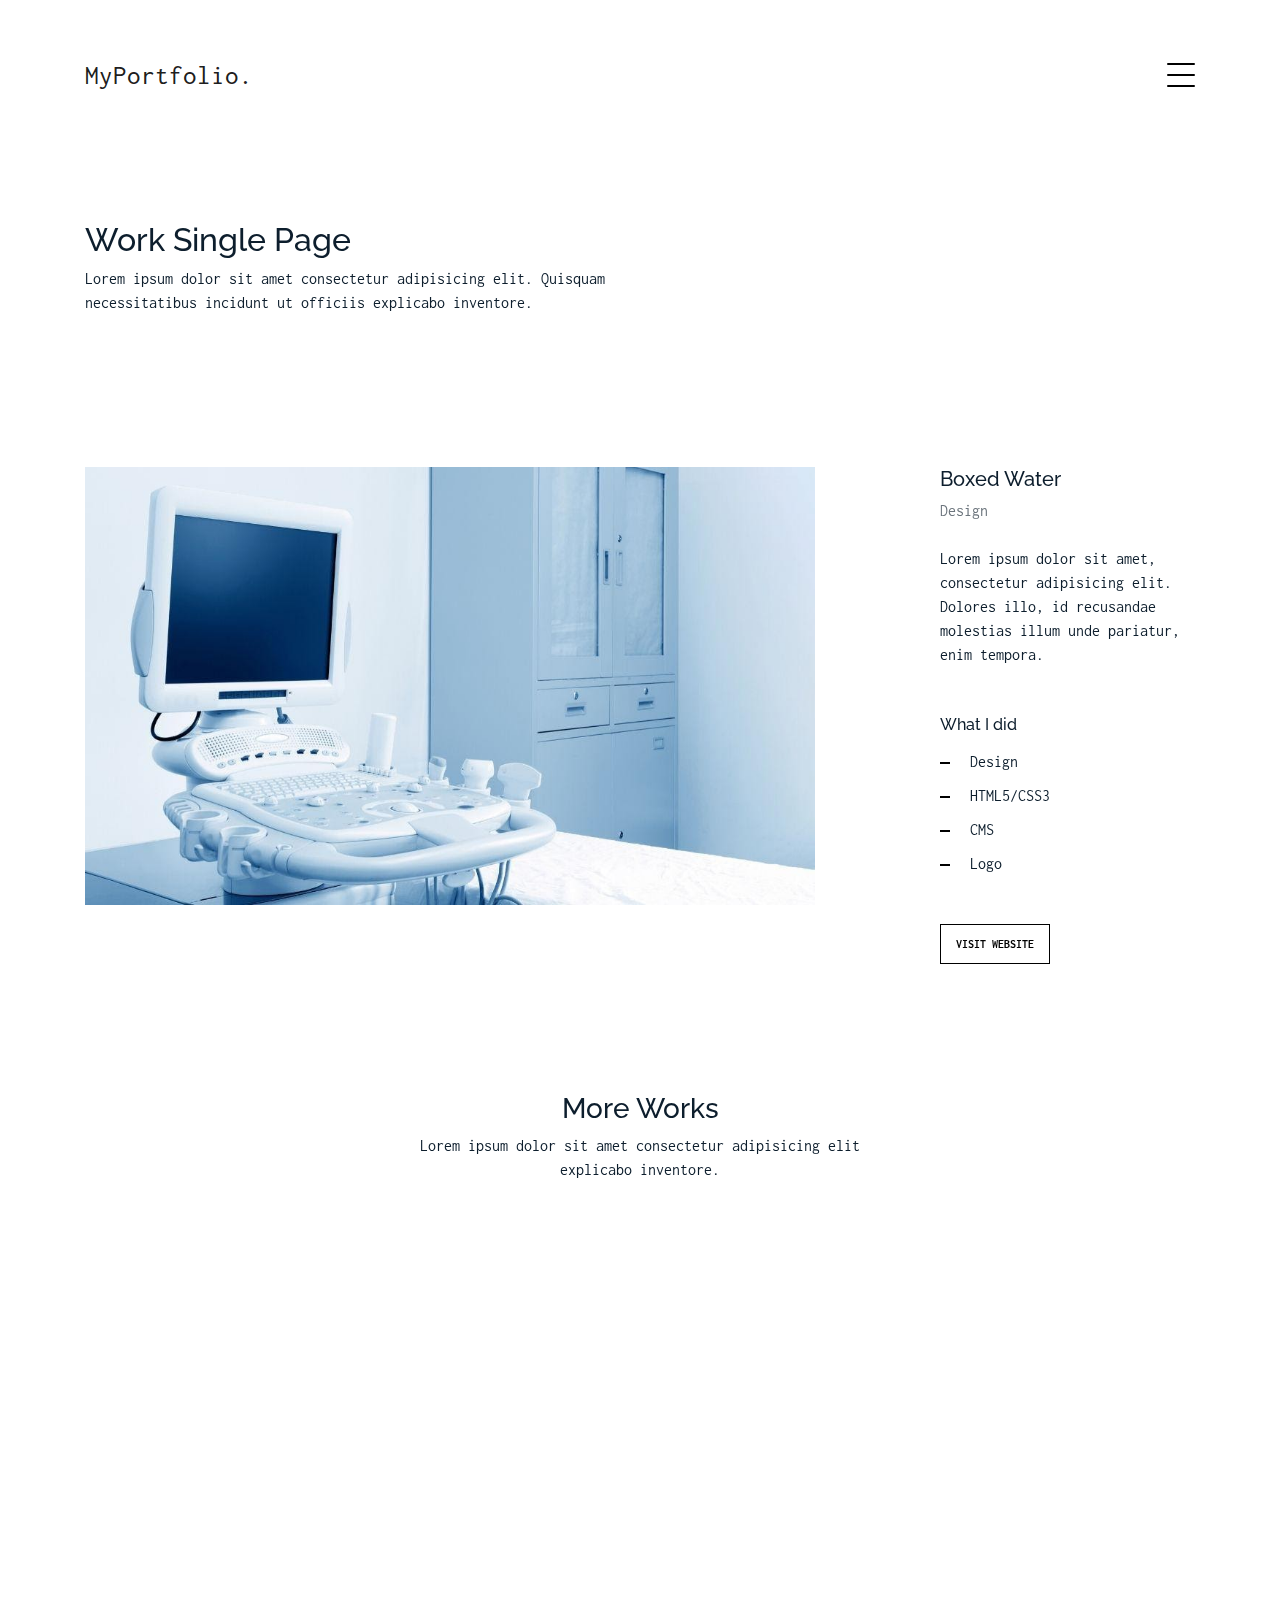
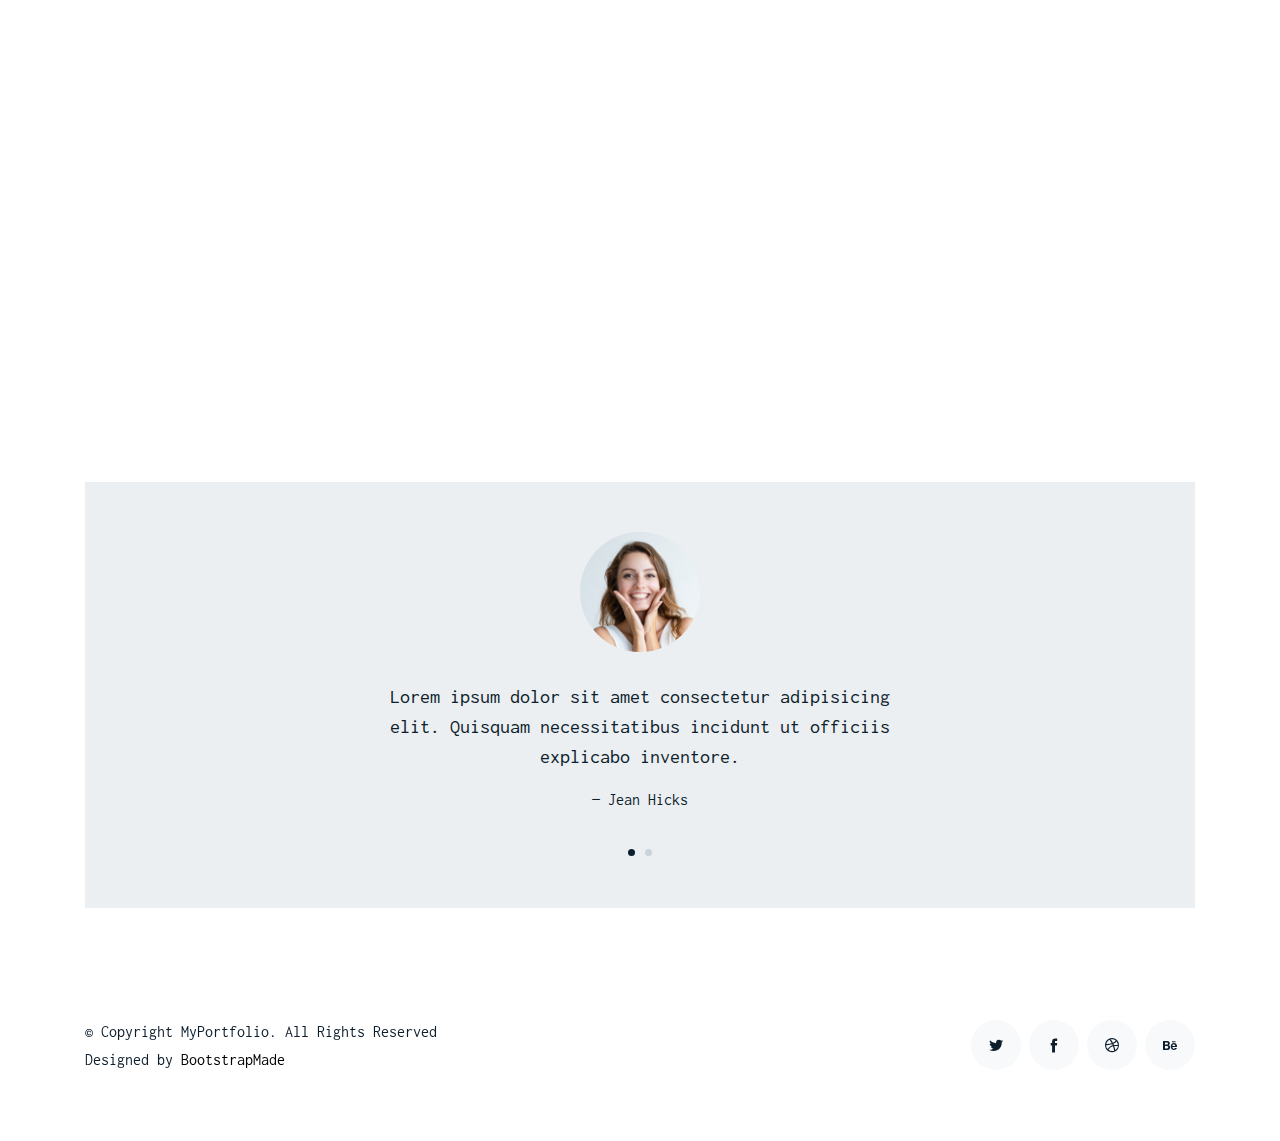
<file: MyPortfolio/work-single.html>
﻿<!DOCTYPE html>
<html lang="en">

<head>
  <meta charset="utf-8">
  <title>Shilpa Srinivas</title>
  <meta content="width=device-width, initial-scale=1.0" name="viewport">
  <meta content="" name="keywords">
  <meta content="" name="description">

  <!-- Favicons -->
  <link href="img/favicon.png" rel="icon">
  <link href="img/apple-touch-icon.png" rel="apple-touch-icon">

  <!-- Google Fonts -->
  <link href="https://fonts.googleapis.com/css?family=Inconsolata:400,700|Raleway:400,700&display=swap"
    rel="stylesheet">

  <!-- Bootstrap CSS File -->
  <link href="vendor/bootstrap/css/bootstrap.min.css" rel="stylesheet">

  <!-- Vendor CSS Files -->
  <link href="vendor/icofont/icofont.min.css" rel="stylesheet">
  <link href="vendor/line-awesome/css/line-awesome.min.css" rel="stylesheet">
  <link href="vendor/aos/aos.css" rel="stylesheet">
  <link href="vendor/owlcarousel/assets/owl.carousel.min.css" rel="stylesheet">

  <!-- Template Main CSS File -->
  <link href="css/style.css" rel="stylesheet">

  <!-- =======================================================
    Template Name: MyPortfolio
    Template URL: https://bootstrapmade.com/myportfolio-bootstrap-portfolio-website-template/
    Author: BootstrapMade.com
    Author URL: https://bootstrapmade.com/
  ======================================================= -->
</head>

<body>


  <div class="collapse navbar-collapse custom-navmenu" id="main-navbar">
    <div class="container py-2 py-md-5">
      <div class="row align-items-start">
        <div class="col-md-2">
          <ul class="custom-menu">
            <li><a href="index.html">Home</a></li>
            <li><a href="about.html">About Me</a></li>
            <li><a href="services.html">Services</a></li>
            <li class="active"><a href="works.html">Works</a></li>
            <li><a href="contact.html">Contact</a></li>
          </ul>
        </div>
        <div class="col-md-6 d-none d-md-block  mr-auto">
          <div class="tweet d-flex">
            <span class="icofont-twitter text-white mt-2 mr-3"></span>
            <div>
              <p><em>Lorem ipsum dolor sit amet consectetur adipisicing elit. Quisquam necessitatibus incidunt ut
                  officiis explicabo inventore. <br> <a href="#">t.co/v82jsk</a></em></p>
            </div>
          </div>
        </div>
        <div class="col-md-4 d-none d-md-block">
          <h3>Hire Me</h3>
          <p>Lorem ipsum dolor sit amet consectetur adipisicing elit. Quisquam necessitatibus incidunt ut officiis
            explicabo inventore. <br> <a href="#">myemail@gmail.com</a></p>
        </div>
      </div>

    </div>
  </div>

  <nav class="navbar navbar-light custom-navbar">
    <div class="container">
      <a class="navbar-brand" href="index.html">MyPortfolio.</a>

      <a href="#" class="burger" data-toggle="collapse" data-target="#main-navbar">
        <span></span>
      </a>

    </div>
  </nav>



  <main id="main">

    <div class="site-section">
      <div class="container">
        <div class="row mb-4 align-items-center">
          <div class="col-md-6" data-aos="fade-up">

            <h2>Work Single Page</h2>
            <p>Lorem ipsum dolor sit amet consectetur adipisicing elit. Quisquam necessitatibus incidunt ut officiis
              explicabo inventore.</p>

          </div>


        </div>
      </div>

      <div class="site-section pb-0">
        <div class="container">
          <div class="row align-items-stretch">
            <div class="col-md-8" data-aos="fade-up">
              <img src="img/img_celldive.jpg" alt="Image" class="img-fluid">
            </div>
            <div class="col-md-3 ml-auto" data-aos="fade-up" data-aos-delay="100">
              <div class="sticky-content">
                <h3 class="h3">Boxed Water</h3>
                <p class="mb-4"><span class="text-muted">Design</span></p>

                <div class="mb-5">
                  <p>Lorem ipsum dolor sit amet, consectetur adipisicing elit. Dolores illo, id recusandae molestias
                    illum unde pariatur, enim tempora.</p>

                </div>


                <h4 class="h4 mb-3">What I did</h4>
                <ul class="list-unstyled list-line mb-5">
                  <li>Design</li>
                  <li>HTML5/CSS3</li>
                  <li>CMS</li>
                  <li>Logo</li>
                </ul>

                <p><a href="#" class="readmore">Visit Website</a></p>
              </div>
            </div>
          </div>
        </div>
      </div>


      <div class="site-section pb-0">
        <div class="container">
          <div class="row justify-content-center text-center mb-4">
            <div class="col-5">
              <h3 class="h3 heading">More Works</h3>
              <p>Lorem ipsum dolor sit amet consectetur adipisicing elit explicabo inventore.</p>
            </div>
          </div>

          <div class="row" data-aos="fade-up" data-aos-delay="200">
            <div class="item web col-sm-6 col-md-4 col-lg-4 mb-4">
              <a href="work-single.html" class="item-wrap fancybox">
                <div class="work-info">
                  <h3>Boxed Water</h3>
                  <span>Web</span>
                </div>
                <img class="img-fluid" src="img/img_1.jpg">
              </a>
            </div>
            <div class="item photography col-sm-6 col-md-4 col-lg-4 mb-4">
              <a href="work-single.html" class="item-wrap fancybox">
                <div class="work-info">
                  <h3>Build Indoo</h3>
                  <span>Photography</span>
                </div>
                <img class="img-fluid" src="img/img_2.jpg">
              </a>
            </div>
            <div class="item branding col-sm-6 col-md-4 col-lg-4 mb-4">
              <a href="work-single.html" class="item-wrap fancybox">
                <div class="work-info">
                  <h3>Cocooil</h3>
                  <span>Branding</span>
                </div>
                <img class="img-fluid" src="img/img_3.jpg">
              </a>
            </div>
            <div class="item design col-sm-6 col-md-4 col-lg-4 mb-4">
              <a href="work-single.html" class="item-wrap fancybox">
                <div class="work-info">
                  <h3>Nike Shoe</h3>
                  <span>Design</span>
                </div>
                <img class="img-fluid" src="img/img_4.jpg">
              </a>
            </div>
            <div class="item photography col-sm-6 col-md-4 col-lg-4 mb-4">
              <a href="work-single.html" class="item-wrap fancybox">
                <div class="work-info">
                  <h3>Kitchen Sink</h3>
                  <span>Photography</span>
                </div>
                <img class="img-fluid" src="img/img_5.jpg">
              </a>
            </div>
            <div class="item branding col-sm-6 col-md-4 col-lg-4 mb-4">
              <a href="work-single.html" class="item-wrap fancybox">
                <div class="work-info">
                  <h3>Amazon</h3>
                  <span>brandingn</span>
                </div>
                <img class="img-fluid" src="img/img_6.jpg">
              </a>
            </div>
          </div>
        </div>
      </div>



      <div class="site-section pb-0">
        <div class="container">

          <div class="owl-carousel testimonial-carousel">

            <div class="testimonial-wrap">
              <div class="testimonial">
                <img src="img/person_1.jpg" alt="Image" class="img-fluid">
                <blockquote>
                  <p>Lorem ipsum dolor sit amet consectetur adipisicing elit. Quisquam necessitatibus incidunt ut
                    officiis explicabo inventore.</p>
                </blockquote>
                <p>&mdash; Jean Hicks</p>
              </div>
            </div>

            <div class="testimonial-wrap">
              <div class="testimonial">
                <img src="img/person_2.jpg" alt="Image" class="img-fluid">
                <blockquote>
                  <p>Lorem ipsum dolor sit amet consectetur adipisicing elit. Quisquam necessitatibus incidunt ut
                    officiis explicabo inventore.</p>
                </blockquote>
                <p>&mdash; Chris Stanworth</p>
              </div>
            </div>

          </div>

        </div>
      </div>
  </main>
  
  <footer class="footer" role="contentinfo">
    <div class="container">
      <div class="row">
        <div class="col-sm-6">
          <p class="mb-1">&copy; Copyright MyPortfolio. All Rights Reserved</p>
          <div class="credits">
            <!--
              All the links in the footer should remain intact.
              You can delete the links only if you purchased the pro version.
              Licensing information: https://bootstrapmade.com/license/
              Purchase the pro version with working PHP/AJAX contact form: https://bootstrapmade.com/buy/?theme=MyPortfolio
            -->
            Designed by <a href="https://bootstrapmade.com/">BootstrapMade</a>
          </div>
        </div>
        <div class="col-sm-6 social text-md-right">
          <a href="#"><span class="icofont-twitter"></span></a>
          <a href="#"><span class="icofont-facebook"></span></a>
          <a href="#"><span class="icofont-dribbble"></span></a>
          <a href="#"><span class="icofont-behance"></span></a>
        </div>
      </div>
    </div>
  </footer>

  <!-- Vendor JS Files -->
  <script src="vendor/jquery/jquery.min.js"></script>
  <script src="vendor/jquery/jquery-migrate.min.js"></script>
  <script src="vendor/bootstrap/js/bootstrap.min.js"></script>
  <script src="vendor/easing/easing.min.js"></script>
  <script src="vendor/php-email-form/validate.js"></script>
  <script src="vendor/isotope/isotope.pkgd.min.js"></script>
  <script src="vendor/aos/aos.js"></script>
  <script src="vendor/owlcarousel/owl.carousel.min.js"></script>

  <!-- Template Main JS File -->
  <script src="js/main.js"></script>

</body>

</html>
</file>
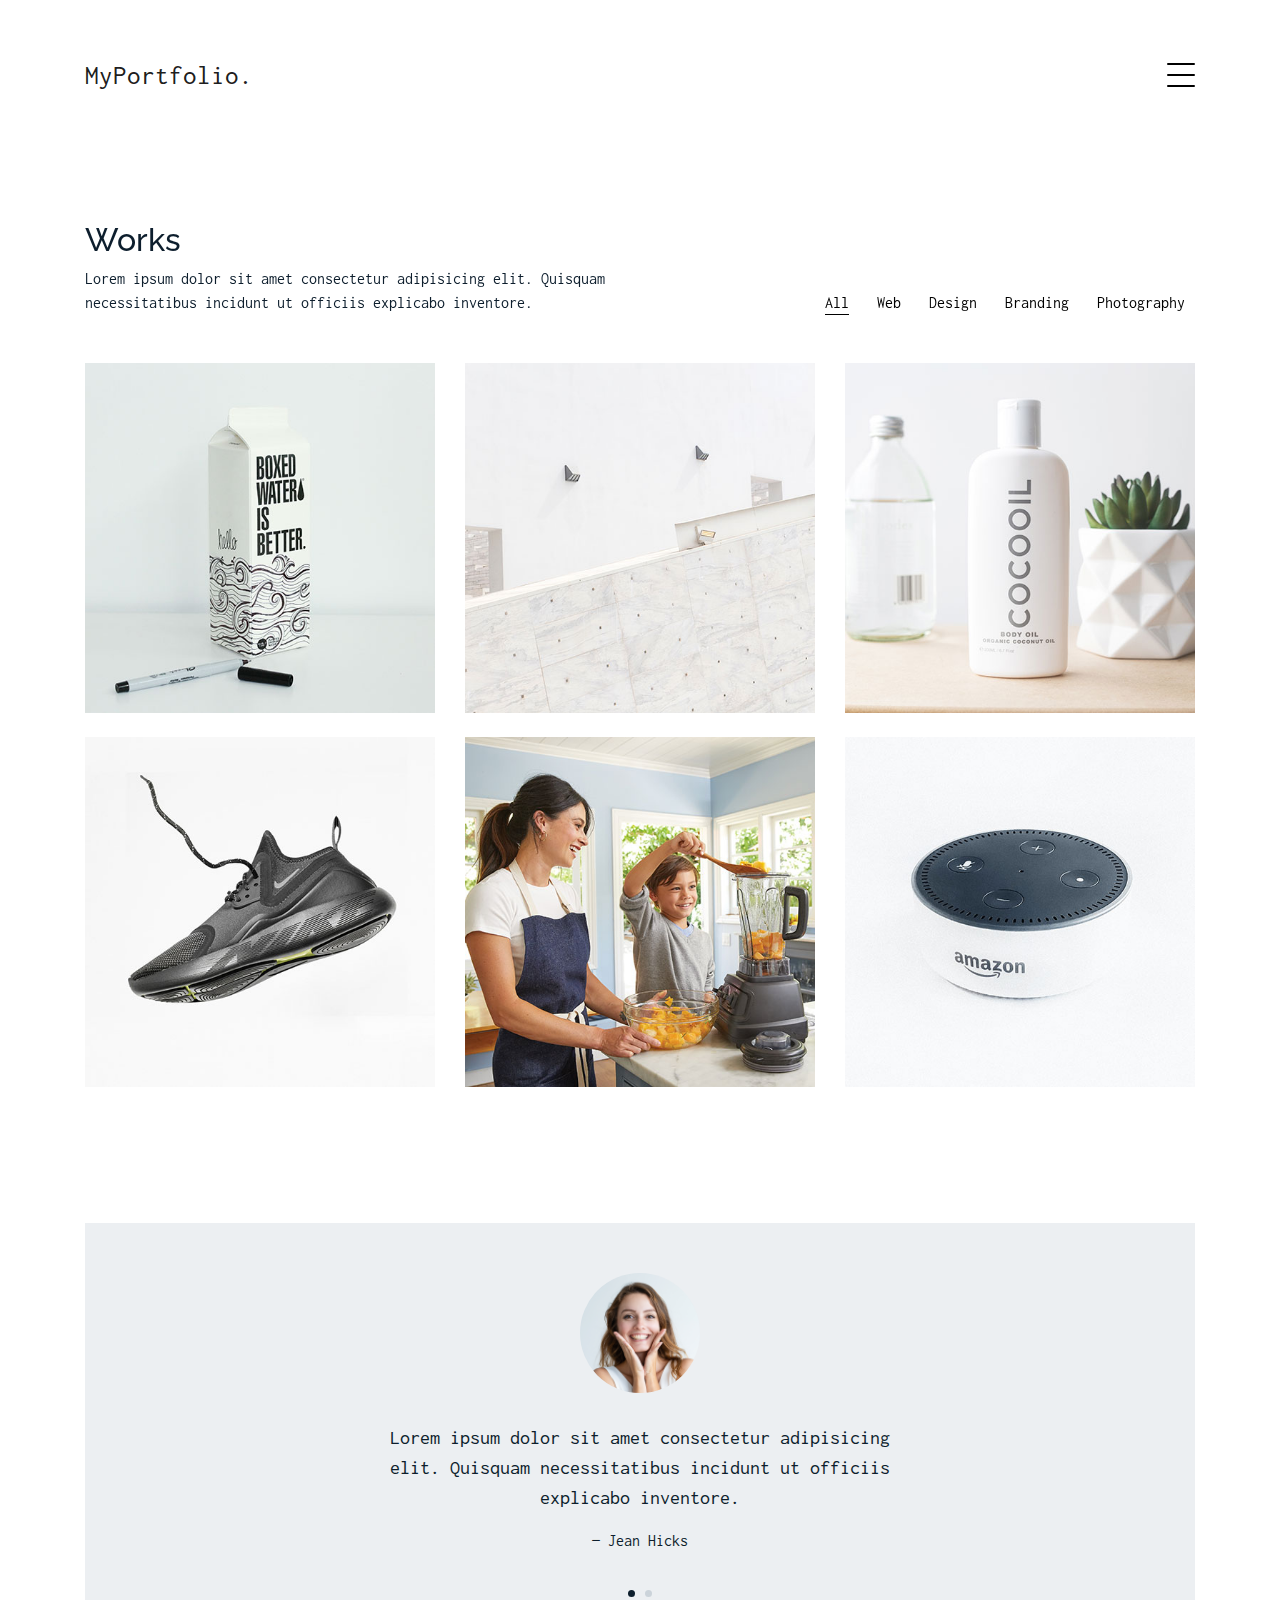
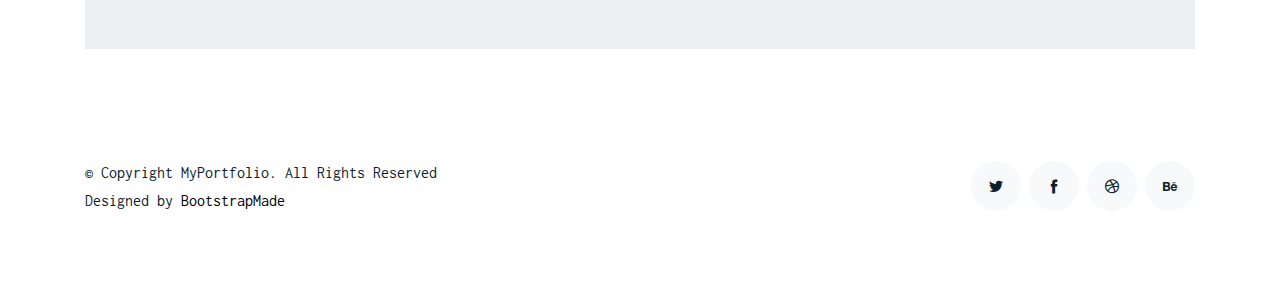
<file: MyPortfolio/works.html>
<!DOCTYPE html>
<html lang="en">

<head>
  <meta charset="utf-8">
  <title>Portfolio - Shilpa Srinivas</title>
  <meta content="width=device-width, initial-scale=1.0" name="viewport">
  <meta content="" name="keywords">
  <meta content="" name="description">

  <!-- Favicons -->
  <link href="img/favicon.png" rel="icon">
  <link href="img/apple-touch-icon.png" rel="apple-touch-icon">

  <!-- Google Fonts -->
  <link href="https://fonts.googleapis.com/css?family=Inconsolata:400,700|Raleway:400,700&display=swap"
    rel="stylesheet">

  <!-- Bootstrap CSS File -->
  <link href="vendor/bootstrap/css/bootstrap.min.css" rel="stylesheet">

  <!-- Vendor CSS Files -->
  <link href="vendor/icofont/icofont.min.css" rel="stylesheet">
  <link href="vendor/line-awesome/css/line-awesome.min.css" rel="stylesheet">
  <link href="vendor/aos/aos.css" rel="stylesheet">
  <link href="vendor/owlcarousel/assets/owl.carousel.min.css" rel="stylesheet">

  <!-- Template Main CSS File -->
  <link href="css/style.css" rel="stylesheet">

  <!-- =======================================================
    Template Name: MyPortfolio
    Template URL: https://bootstrapmade.com/myportfolio-bootstrap-portfolio-website-template/
    Author: BootstrapMade.com
    Author URL: https://bootstrapmade.com/
  ======================================================= -->
</head>

<body>


  <div class="collapse navbar-collapse custom-navmenu" id="main-navbar">
    <div class="container py-2 py-md-5">
      <div class="row align-items-start">
        <div class="col-md-2">
          <ul class="custom-menu">
            <li><a href="index.html">Home</a></li>
            <li><a href="about.html">About Me</a></li>            
            <li class="active"><a href="works.html">Works</a></li>
            <li><a href="contact.html">Contact</a></li>
          </ul>
        </div>
        <div class="col-md-6 d-none d-md-block  mr-auto">
          <div class="tweet d-flex">
            <span class="icofont-twitter text-white mt-2 mr-3"></span>
            <div>
              <p><em>Lorem ipsum dolor sit amet consectetur adipisicing elit. Quisquam necessitatibus incidunt ut
                  officiis explicabo inventore. <br> <a href="#">t.co/v82jsk</a></em></p>
            </div>
          </div>
        </div>
        <div class="col-md-4 d-none d-md-block">
          <h3>Hire Me</h3>
          <p>Lorem ipsum dolor sit amet consectetur adipisicing elit. Quisquam necessitatibus incidunt ut officiis
            explicabo inventore. <br> <a href="#">myemail@gmail.com</a></p>
        </div>
      </div>

    </div>
  </div>

  <nav class="navbar navbar-light custom-navbar">
    <div class="container">
      <a class="navbar-brand" href="index.html">MyPortfolio.</a>

      <a href="#" class="burger" data-toggle="collapse" data-target="#main-navbar">
        <span></span>
      </a>

    </div>
  </nav>



  <main id="main">

    <div class="site-section pb-0 site-portfolio">
      <div class="container">
        <div class="row mb-5 align-items-end">
          <div class="col-md-12 col-lg-6 mb-4 mb-lg-0" data-aos="fade-up">
            <h2>Works</h2>
            <p class="mb-0">Lorem ipsum dolor sit amet consectetur adipisicing elit. Quisquam necessitatibus incidunt ut
              officiis explicabo inventore.</p>
          </div>
          <div class="col-md-12 col-lg-6 text-left text-lg-right" data-aos="fade-up" data-aos-delay="100">
            <div id="filters" class="filters">
              <a href="#" data-filter="*" class="active">All</a>
              <a href="#" data-filter=".web">Web</a>
              <a href="#" data-filter=".design">Design</a>
              <a href="#" data-filter=".branding">Branding</a>
              <a href="#" data-filter=".photography">Photography</a>
            </div>
          </div>
        </div>
        <div id="portfolio-grid" class="row no-gutter" data-aos="fade-up" data-aos-delay="200">
          <div class="item web col-sm-6 col-md-4 col-lg-4 mb-4">
            <a href="work-single.html" class="item-wrap fancybox">
              <div class="work-info">
                <h3>Boxed Water</h3>
                <span>Web</span>
              </div>
              <img class="img-fluid" src="img/img_1.jpg">
            </a>
          </div>
          <div class="item photography col-sm-6 col-md-4 col-lg-4 mb-4">
            <a href="work-single.html" class="item-wrap fancybox">
              <div class="work-info">
                <h3>Build Indoo</h3>
                <span>Photography</span>
              </div>
              <img class="img-fluid" src="img/img_2.jpg">
            </a>
          </div>
          <div class="item branding col-sm-6 col-md-4 col-lg-4 mb-4">
            <a href="work-single.html" class="item-wrap fancybox">
              <div class="work-info">
                <h3>Cocooil</h3>
                <span>Branding</span>
              </div>
              <img class="img-fluid" src="img/img_3.jpg">
            </a>
          </div>
          <div class="item design col-sm-6 col-md-4 col-lg-4 mb-4">
            <a href="work-single.html" class="item-wrap fancybox">
              <div class="work-info">
                <h3>Nike Shoe</h3>
                <span>Design</span>
              </div>
              <img class="img-fluid" src="img/img_4.jpg">
            </a>
          </div>
          <div class="item photography col-sm-6 col-md-4 col-lg-4 mb-4">
            <a href="work-single.html" class="item-wrap fancybox">
              <div class="work-info">
                <h3>Kitchen Sink</h3>
                <span>Photography</span>
              </div>
              <img class="img-fluid" src="img/img_5.jpg">
            </a>
          </div>
          <div class="item branding col-sm-6 col-md-4 col-lg-4 mb-4">
            <a href="work-single.html" class="item-wrap fancybox">
              <div class="work-info">
                <h3>Amazon</h3>
                <span>brandingn</span>
              </div>
              <img class="img-fluid" src="img/img_6.jpg">
            </a>
          </div>
        </div>
      </div>
    </div>


    <div class="site-section">
      <div class="container">

        <div class="owl-carousel testimonial-carousel">

          <div class="testimonial-wrap">
            <div class="testimonial">
              <img src="img/person_1.jpg" alt="Image" class="img-fluid">
              <blockquote>
                <p>Lorem ipsum dolor sit amet consectetur adipisicing elit. Quisquam necessitatibus incidunt ut officiis
                  explicabo inventore.</p>
              </blockquote>
              <p>&mdash; Jean Hicks</p>
            </div>
          </div>

          <div class="testimonial-wrap">
            <div class="testimonial">
              <img src="img/person_2.jpg" alt="Image" class="img-fluid">
              <blockquote>
                <p>Lorem ipsum dolor sit amet consectetur adipisicing elit. Quisquam necessitatibus incidunt ut officiis
                  explicabo inventore.</p>
              </blockquote>
              <p>&mdash; Chris Stanworth</p>
            </div>
          </div>

        </div>

      </div>
    </div>
  </main>

  <footer class="footer" role="contentinfo">
    <div class="container">
      <div class="row">
        <div class="col-sm-6">
          <p class="mb-1">&copy; Copyright MyPortfolio. All Rights Reserved</p>
          <div class="credits">
            <!--
              All the links in the footer should remain intact.
              You can delete the links only if you purchased the pro version.
              Licensing information: https://bootstrapmade.com/license/
              Purchase the pro version with working PHP/AJAX contact form: https://bootstrapmade.com/buy/?theme=MyPortfolio
            -->
            Designed by <a href="https://bootstrapmade.com/">BootstrapMade</a>
          </div>
        </div>
        <div class="col-sm-6 social text-md-right">
          <a href="#"><span class="icofont-twitter"></span></a>
          <a href="#"><span class="icofont-facebook"></span></a>
          <a href="#"><span class="icofont-dribbble"></span></a>
          <a href="#"><span class="icofont-behance"></span></a>
        </div>
      </div>
    </div>
  </footer>

  <!-- Vendor JS Files -->
  <script src="vendor/jquery/jquery.min.js"></script>
  <script src="vendor/jquery/jquery-migrate.min.js"></script>
  <script src="vendor/bootstrap/js/bootstrap.min.js"></script>
  <script src="vendor/easing/easing.min.js"></script>
  <script src="vendor/php-email-form/validate.js"></script>
  <script src="vendor/isotope/isotope.pkgd.min.js"></script>
  <script src="vendor/aos/aos.js"></script>
  <script src="vendor/owlcarousel/owl.carousel.min.js"></script>

  <!-- Template Main JS File -->
  <script src="js/main.js"></script>

</body>

</html>
</file>
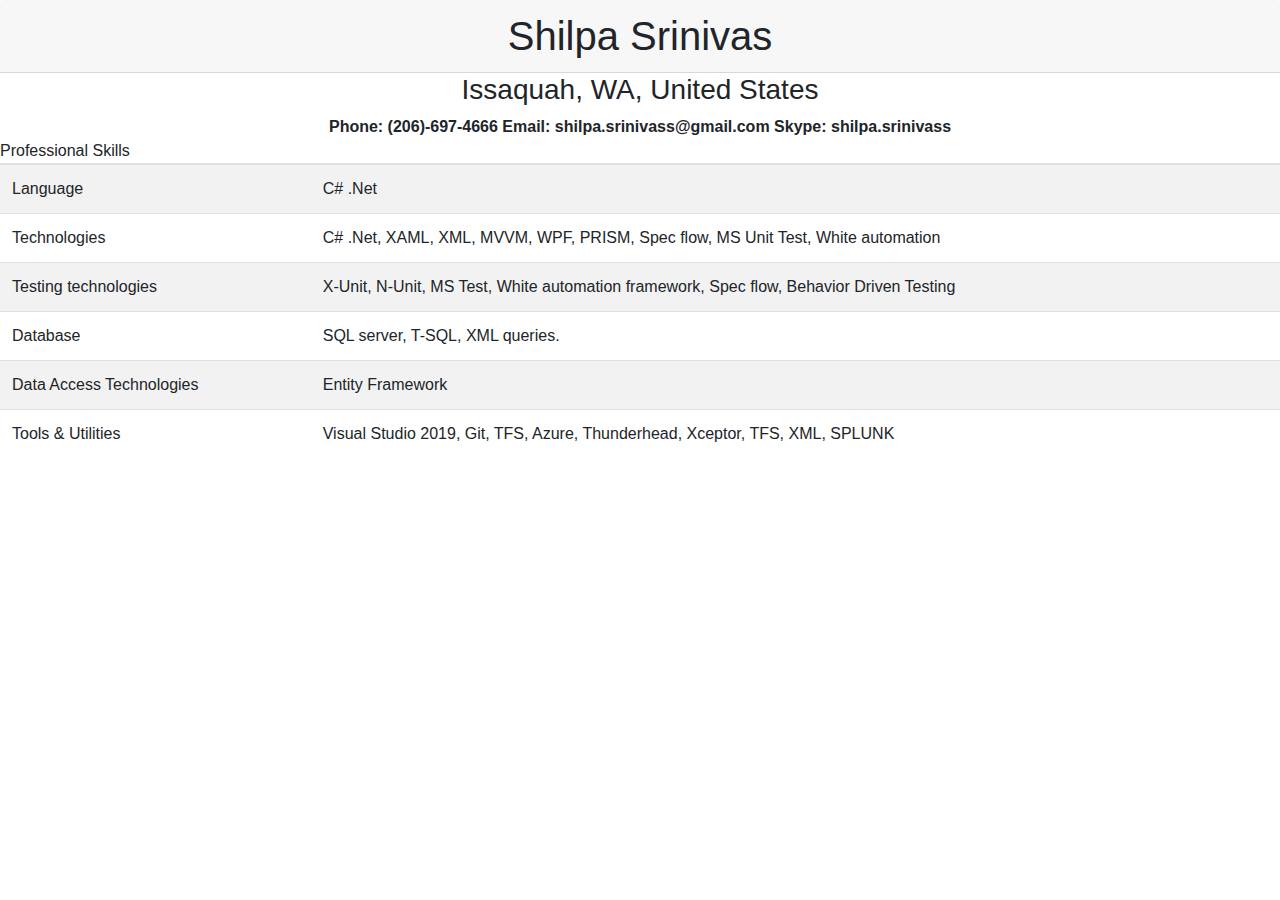
<file: MyProfile/MyProfile.html>
﻿<!DOCTYPE html>
<html>
<head>
    <meta charset="utf-8" />
    <title>Profile</title>
    <link href="bootstrap/css/bootstrap.css" rel="stylesheet" />

</head>
<body>

    <h1 class="card-header text-center">Shilpa Srinivas</h1>
    <h3 class="text-center">Issaquah, WA, United States </h3>
    <div class="font-weight-bold text-center">             Phone: (206)-697-4666 Email: shilpa.srinivass@gmail.com Skype: shilpa.srinivass </div>

    <div id="Professional-Skills">
        <table class="table table-striped table-hover">
            <thead class="toast-header">
                Professional Skills
            </thead>
            <tbody></tbody>
            <tr>
                <td> Language </td>
                <td> C# .Net </td>
            </tr>
            <tr>
                <td>Technologies</td>
                <td>
                    C# .Net, XAML, XML, MVVM, WPF, PRISM, Spec flow, MS
                    Unit Test, White automation
                </td>
            </tr>
            <tr>
                <td> Testing technologies</td>
                <td>
                    X-Unit, N-Unit, MS Test, White automation framework, Spec flow,
                    Behavior Driven Testing
                </td>
            </tr>
            <tr>
                <td>
                    Database
                </td>
                <td>
                    SQL server, T-SQL, XML queries.
                </td>
            </tr>
            <tr>
                <td>
                    Data Access Technologies
                </td>
                <td>
                    Entity Framework
                </td>
            </tr>
            <tr>
                <td>Tools & Utilities</td>
                <td>
                    Visual Studio 2019, Git, TFS, Azure, Thunderhead, Xceptor,
                    TFS, XML, SPLUNK
                </td>
            </tr>
            </tbody>

        </table>
    </div>

</body>
</html>
</file>
<file: MyPortfolio/vendor/line-awesome/css/line-awesome.min.css>
.la,.lab,.lad,.lal,.lar,.las{-moz-osx-font-smoothing:grayscale;-webkit-font-smoothing:antialiased;display:inline-block;font-style:normal;font-variant:normal;text-rendering:auto;line-height:1}.la-lg{font-size:1.33333em;line-height:.75em;vertical-align:-.0667em}.la-xs{font-size:.75em}.la-sm{font-size:.875em}.la-1x{font-size:1em}.la-2x{font-size:2em}.la-3x{font-size:3em}.la-4x{font-size:4em}.la-5x{font-size:5em}.la-6x{font-size:6em}.la-7x{font-size:7em}.la-8x{font-size:8em}.la-9x{font-size:9em}.la-10x{font-size:10em}.la-fw{text-align:center;width:1.25em}.la-ul{list-style-type:none;margin-left:2.5em;padding-left:0}.la-ul>li{position:relative}.la-li{left:-2em;position:absolute;text-align:center;width:2em;line-height:inherit}.la-border{border:solid .08em #eee;border-radius:.1em;padding:.2em .25em .15em}.la-pull-left{float:left}.la-pull-right{float:right}.la.la-pull-left,.lab.la-pull-left,.lal.la-pull-left,.lar.la-pull-left,.las.la-pull-left{margin-right:.3em}.la.la-pull-right,.lab.la-pull-right,.lal.la-pull-right,.lar.la-pull-right,.las.la-pull-right{margin-left:.3em}.la-spin{-webkit-animation:la-spin 2s infinite linear;animation:la-spin 2s infinite linear}.la-pulse{-webkit-animation:la-spin 1s infinite steps(8);animation:la-spin 1s infinite steps(8)}@-webkit-keyframes la-spin{0%{-webkit-transform:rotate(0);transform:rotate(0)}100%{-webkit-transform:rotate(360deg);transform:rotate(360deg)}}@keyframes la-spin{0%{-webkit-transform:rotate(0);transform:rotate(0)}100%{-webkit-transform:rotate(360deg);transform:rotate(360deg)}}.la-rotate-90{-webkit-transform:rotate(90deg);transform:rotate(90deg)}.la-rotate-180{-webkit-transform:rotate(180deg);transform:rotate(180deg)}.la-rotate-270{-webkit-transform:rotate(270deg);transform:rotate(270deg)}.la-flip-horizontal{-webkit-transform:scale(-1,1);transform:scale(-1,1)}.la-flip-vertical{-webkit-transform:scale(1,-1);transform:scale(1,-1)}.la-flip-both,.la-flip-horizontal.la-flip-vertical{-webkit-transform:scale(-1,-1);transform:scale(-1,-1)}:root .la-flip-both,:root .la-flip-horizontal,:root .la-flip-vertical,:root .la-rotate-180,:root .la-rotate-270,:root .la-rotate-90{-webkit-filter:none;filter:none}.la-stack{display:inline-block;height:2em;line-height:2em;position:relative;vertical-align:middle;width:2.5em}.la-stack-1x,.la-stack-2x{left:0;position:absolute;text-align:center;width:100%}.la-stack-1x{line-height:inherit}.la-stack-2x{font-size:2em}.la-inverse{color:#fff}.la-500px:before{content:"\f26e"}.la-accessible-icon:before{content:"\f368"}.la-accusoft:before{content:"\f369"}.la-acquisitions-incorporated:before{content:"\f6af"}.la-ad:before{content:"\f641"}.la-address-book:before{content:"\f2b9"}.la-address-card:before{content:"\f2bb"}.la-adjust:before{content:"\f042"}.la-adn:before{content:"\f170"}.la-adobe:before{content:"\f778"}.la-adversal:before{content:"\f36a"}.la-affiliatetheme:before{content:"\f36b"}.la-air-freshener:before{content:"\f5d0"}.la-airbnb:before{content:"\f834"}.la-algolia:before{content:"\f36c"}.la-align-center:before{content:"\f037"}.la-align-justify:before{content:"\f039"}.la-align-left:before{content:"\f036"}.la-align-right:before{content:"\f038"}.la-alipay:before{content:"\f642"}.la-allergies:before{content:"\f461"}.la-amazon:before{content:"\f270"}.la-amazon-pay:before{content:"\f42c"}.la-ambulance:before{content:"\f0f9"}.la-american-sign-language-interpreting:before{content:"\f2a3"}.la-amilia:before{content:"\f36d"}.la-anchor:before{content:"\f13d"}.la-android:before{content:"\f17b"}.la-angellist:before{content:"\f209"}.la-angle-double-down:before{content:"\f103"}.la-angle-double-left:before{content:"\f100"}.la-angle-double-right:before{content:"\f101"}.la-angle-double-up:before{content:"\f102"}.la-angle-down:before{content:"\f107"}.la-angle-left:before{content:"\f104"}.la-angle-right:before{content:"\f105"}.la-angle-up:before{content:"\f106"}.la-angry:before{content:"\f556"}.la-angrycreative:before{content:"\f36e"}.la-angular:before{content:"\f420"}.la-ankh:before{content:"\f644"}.la-app-store:before{content:"\f36f"}.la-app-store-ios:before{content:"\f370"}.la-apper:before{content:"\f371"}.la-apple:before{content:"\f179"}.la-apple-alt:before{content:"\f5d1"}.la-apple-pay:before{content:"\f415"}.la-archive:before{content:"\f187"}.la-archway:before{content:"\f557"}.la-arrow-alt-circle-down:before{content:"\f358"}.la-arrow-alt-circle-left:before{content:"\f359"}.la-arrow-alt-circle-right:before{content:"\f35a"}.la-arrow-alt-circle-up:before{content:"\f35b"}.la-arrow-circle-down:before{content:"\f0ab"}.la-arrow-circle-left:before{content:"\f0a8"}.la-arrow-circle-right:before{content:"\f0a9"}.la-arrow-circle-up:before{content:"\f0aa"}.la-arrow-down:before{content:"\f063"}.la-arrow-left:before{content:"\f060"}.la-arrow-right:before{content:"\f061"}.la-arrow-up:before{content:"\f062"}.la-arrows-alt:before{content:"\f0b2"}.la-arrows-alt-h:before{content:"\f337"}.la-arrows-alt-v:before{content:"\f338"}.la-artstation:before{content:"\f77a"}.la-assistive-listening-systems:before{content:"\f2a2"}.la-asterisk:before{content:"\f069"}.la-asymmetrik:before{content:"\f372"}.la-at:before{content:"\f1fa"}.la-atlas:before{content:"\f558"}.la-atlassian:before{content:"\f77b"}.la-atom:before{content:"\f5d2"}.la-audible:before{content:"\f373"}.la-audio-description:before{content:"\f29e"}.la-autoprefixer:before{content:"\f41c"}.la-avianex:before{content:"\f374"}.la-aviato:before{content:"\f421"}.la-award:before{content:"\f559"}.la-aws:before{content:"\f375"}.la-baby:before{content:"\f77c"}.la-baby-carriage:before{content:"\f77d"}.la-backspace:before{content:"\f55a"}.la-backward:before{content:"\f04a"}.la-bacon:before{content:"\f7e5"}.la-balance-scale:before{content:"\f24e"}.la-balance-scale-left:before{content:"\f515"}.la-balance-scale-right:before{content:"\f516"}.la-ban:before{content:"\f05e"}.la-band-aid:before{content:"\f462"}.la-bandcamp:before{content:"\f2d5"}.la-barcode:before{content:"\f02a"}.la-bars:before{content:"\f0c9"}.la-baseball-ball:before{content:"\f433"}.la-basketball-ball:before{content:"\f434"}.la-bath:before{content:"\f2cd"}.la-battery-empty:before{content:"\f244"}.la-battery-full:before{content:"\f240"}.la-battery-half:before{content:"\f242"}.la-battery-quarter:before{content:"\f243"}.la-battery-three-quarters:before{content:"\f241"}.la-battle-net:before{content:"\f835"}.la-bed:before{content:"\f236"}.la-beer:before{content:"\f0fc"}.la-behance:before{content:"\f1b4"}.la-behance-square:before{content:"\f1b5"}.la-bell:before{content:"\f0f3"}.la-bell-slash:before{content:"\f1f6"}.la-bezier-curve:before{content:"\f55b"}.la-bible:before{content:"\f647"}.la-bicycle:before{content:"\f206"}.la-biking:before{content:"\f84a"}.la-bimobject:before{content:"\f378"}.la-binoculars:before{content:"\f1e5"}.la-biohazard:before{content:"\f780"}.la-birthday-cake:before{content:"\f1fd"}.la-bitbucket:before{content:"\f171"}.la-bitcoin:before{content:"\f379"}.la-bity:before{content:"\f37a"}.la-black-tie:before{content:"\f27e"}.la-blackberry:before{content:"\f37b"}.la-blender:before{content:"\f517"}.la-blender-phone:before{content:"\f6b6"}.la-blind:before{content:"\f29d"}.la-blog:before{content:"\f781"}.la-blogger:before{content:"\f37c"}.la-blogger-b:before{content:"\f37d"}.la-bluetooth:before{content:"\f293"}.la-bluetooth-b:before{content:"\f294"}.la-bold:before{content:"\f032"}.la-bolt:before{content:"\f0e7"}.la-bomb:before{content:"\f1e2"}.la-bone:before{content:"\f5d7"}.la-bong:before{content:"\f55c"}.la-book:before{content:"\f02d"}.la-book-dead:before{content:"\f6b7"}.la-book-medical:before{content:"\f7e6"}.la-book-open:before{content:"\f518"}.la-book-reader:before{content:"\f5da"}.la-bookmark:before{content:"\f02e"}.la-bootstrap:before{content:"\f836"}.la-border-all:before{content:"\f84c"}.la-border-none:before{content:"\f850"}.la-border-style:before{content:"\f853"}.la-bowling-ball:before{content:"\f436"}.la-box:before{content:"\f466"}.la-box-open:before{content:"\f49e"}.la-boxes:before{content:"\f468"}.la-braille:before{content:"\f2a1"}.la-brain:before{content:"\f5dc"}.la-bread-slice:before{content:"\f7ec"}.la-briefcase:before{content:"\f0b1"}.la-briefcase-medical:before{content:"\f469"}.la-broadcast-tower:before{content:"\f519"}.la-broom:before{content:"\f51a"}.la-brush:before{content:"\f55d"}.la-btc:before{content:"\f15a"}.la-buffer:before{content:"\f837"}.la-bug:before{content:"\f188"}.la-building:before{content:"\f1ad"}.la-bullhorn:before{content:"\f0a1"}.la-bullseye:before{content:"\f140"}.la-burn:before{content:"\f46a"}.la-buromobelexperte:before{content:"\f37f"}.la-bus:before{content:"\f207"}.la-bus-alt:before{content:"\f55e"}.la-business-time:before{content:"\f64a"}.la-buy-n-large:before{content:"\f8a6"}.la-buysellads:before{content:"\f20d"}.la-calculator:before{content:"\f1ec"}.la-calendar:before{content:"\f133"}.la-calendar-alt:before{content:"\f073"}.la-calendar-check:before{content:"\f274"}.la-calendar-day:before{content:"\f783"}.la-calendar-minus:before{content:"\f272"}.la-calendar-plus:before{content:"\f271"}.la-calendar-times:before{content:"\f273"}.la-calendar-week:before{content:"\f784"}.la-camera:before{content:"\f030"}.la-camera-retro:before{content:"\f083"}.la-campground:before{content:"\f6bb"}.la-canadian-maple-leaf:before{content:"\f785"}.la-candy-cane:before{content:"\f786"}.la-cannabis:before{content:"\f55f"}.la-capsules:before{content:"\f46b"}.la-car:before{content:"\f1b9"}.la-car-alt:before{content:"\f5de"}.la-car-battery:before{content:"\f5df"}.la-car-crash:before{content:"\f5e1"}.la-car-side:before{content:"\f5e4"}.la-caret-down:before{content:"\f0d7"}.la-caret-left:before{content:"\f0d9"}.la-caret-right:before{content:"\f0da"}.la-caret-square-down:before{content:"\f150"}.la-caret-square-left:before{content:"\f191"}.la-caret-square-right:before{content:"\f152"}.la-caret-square-up:before{content:"\f151"}.la-caret-up:before{content:"\f0d8"}.la-carrot:before{content:"\f787"}.la-cart-arrow-down:before{content:"\f218"}.la-cart-plus:before{content:"\f217"}.la-cash-register:before{content:"\f788"}.la-cat:before{content:"\f6be"}.la-cc-amazon-pay:before{content:"\f42d"}.la-cc-amex:before{content:"\f1f3"}.la-cc-apple-pay:before{content:"\f416"}.la-cc-diners-club:before{content:"\f24c"}.la-cc-discover:before{content:"\f1f2"}.la-cc-jcb:before{content:"\f24b"}.la-cc-mastercard:before{content:"\f1f1"}.la-cc-paypal:before{content:"\f1f4"}.la-cc-stripe:before{content:"\f1f5"}.la-cc-visa:before{content:"\f1f0"}.la-centercode:before{content:"\f380"}.la-centos:before{content:"\f789"}.la-certificate:before{content:"\f0a3"}.la-chair:before{content:"\f6c0"}.la-chalkboard:before{content:"\f51b"}.la-chalkboard-teacher:before{content:"\f51c"}.la-charging-station:before{content:"\f5e7"}.la-chart-area:before{content:"\f1fe"}.la-chart-bar:before{content:"\f080"}.la-chart-line:before{content:"\f201"}.la-chart-pie:before{content:"\f200"}.la-check:before{content:"\f00c"}.la-check-circle:before{content:"\f058"}.la-check-double:before{content:"\f560"}.la-check-square:before{content:"\f14a"}.la-cheese:before{content:"\f7ef"}.la-chess:before{content:"\f439"}.la-chess-bishop:before{content:"\f43a"}.la-chess-board:before{content:"\f43c"}.la-chess-king:before{content:"\f43f"}.la-chess-knight:before{content:"\f441"}.la-chess-pawn:before{content:"\f443"}.la-chess-queen:before{content:"\f445"}.la-chess-rook:before{content:"\f447"}.la-chevron-circle-down:before{content:"\f13a"}.la-chevron-circle-left:before{content:"\f137"}.la-chevron-circle-right:before{content:"\f138"}.la-chevron-circle-up:before{content:"\f139"}.la-chevron-down:before{content:"\f078"}.la-chevron-left:before{content:"\f053"}.la-chevron-right:before{content:"\f054"}.la-chevron-up:before{content:"\f077"}.la-child:before{content:"\f1ae"}.la-chrome:before{content:"\f268"}.la-chromecast:before{content:"\f838"}.la-church:before{content:"\f51d"}.la-circle:before{content:"\f111"}.la-circle-notch:before{content:"\f1ce"}.la-city:before{content:"\f64f"}.la-clinic-medical:before{content:"\f7f2"}.la-clipboard:before{content:"\f328"}.la-clipboard-check:before{content:"\f46c"}.la-clipboard-list:before{content:"\f46d"}.la-clock:before{content:"\f017"}.la-clone:before{content:"\f24d"}.la-closed-captioning:before{content:"\f20a"}.la-cloud:before{content:"\f0c2"}.la-cloud-download-alt:before{content:"\f381"}.la-cloud-meatball:before{content:"\f73b"}.la-cloud-moon:before{content:"\f6c3"}.la-cloud-moon-rain:before{content:"\f73c"}.la-cloud-rain:before{content:"\f73d"}.la-cloud-showers-heavy:before{content:"\f740"}.la-cloud-sun:before{content:"\f6c4"}.la-cloud-sun-rain:before{content:"\f743"}.la-cloud-upload-alt:before{content:"\f382"}.la-cloudscale:before{content:"\f383"}.la-cloudsmith:before{content:"\f384"}.la-cloudversify:before{content:"\f385"}.la-cocktail:before{content:"\f561"}.la-code:before{content:"\f121"}.la-code-branch:before{content:"\f126"}.la-codepen:before{content:"\f1cb"}.la-codiepie:before{content:"\f284"}.la-coffee:before{content:"\f0f4"}.la-cog:before{content:"\f013"}.la-cogs:before{content:"\f085"}.la-coins:before{content:"\f51e"}.la-columns:before{content:"\f0db"}.la-comment:before{content:"\f075"}.la-comment-alt:before{content:"\f27a"}.la-comment-dollar:before{content:"\f651"}.la-comment-dots:before{content:"\f4ad"}.la-comment-medical:before{content:"\f7f5"}.la-comment-slash:before{content:"\f4b3"}.la-comments:before{content:"\f086"}.la-comments-dollar:before{content:"\f653"}.la-compact-disc:before{content:"\f51f"}.la-compass:before{content:"\f14e"}.la-compress:before{content:"\f066"}.la-compress-arrows-alt:before{content:"\f78c"}.la-concierge-bell:before{content:"\f562"}.la-confluence:before{content:"\f78d"}.la-connectdevelop:before{content:"\f20e"}.la-contao:before{content:"\f26d"}.la-cookie:before{content:"\f563"}.la-cookie-bite:before{content:"\f564"}.la-copy:before{content:"\f0c5"}.la-copyright:before{content:"\f1f9"}.la-cotton-bureau:before{content:"\f89e"}.la-couch:before{content:"\f4b8"}.la-cpanel:before{content:"\f388"}.la-creative-commons:before{content:"\f25e"}.la-creative-commons-by:before{content:"\f4e7"}.la-creative-commons-nc:before{content:"\f4e8"}.la-creative-commons-nc-eu:before{content:"\f4e9"}.la-creative-commons-nc-jp:before{content:"\f4ea"}.la-creative-commons-nd:before{content:"\f4eb"}.la-creative-commons-pd:before{content:"\f4ec"}.la-creative-commons-pd-alt:before{content:"\f4ed"}.la-creative-commons-remix:before{content:"\f4ee"}.la-creative-commons-sa:before{content:"\f4ef"}.la-creative-commons-sampling:before{content:"\f4f0"}.la-creative-commons-sampling-plus:before{content:"\f4f1"}.la-creative-commons-share:before{content:"\f4f2"}.la-creative-commons-zero:before{content:"\f4f3"}.la-credit-card:before{content:"\f09d"}.la-critical-role:before{content:"\f6c9"}.la-crop:before{content:"\f125"}.la-crop-alt:before{content:"\f565"}.la-cross:before{content:"\f654"}.la-crosshairs:before{content:"\f05b"}.la-crow:before{content:"\f520"}.la-crown:before{content:"\f521"}.la-crutch:before{content:"\f7f7"}.la-css3:before{content:"\f13c"}.la-css3-alt:before{content:"\f38b"}.la-cube:before{content:"\f1b2"}.la-cubes:before{content:"\f1b3"}.la-cut:before{content:"\f0c4"}.la-cuttlefish:before{content:"\f38c"}.la-d-and-d:before{content:"\f38d"}.la-d-and-d-beyond:before{content:"\f6ca"}.la-dashcube:before{content:"\f210"}.la-database:before{content:"\f1c0"}.la-deaf:before{content:"\f2a4"}.la-delicious:before{content:"\f1a5"}.la-democrat:before{content:"\f747"}.la-deploydog:before{content:"\f38e"}.la-deskpro:before{content:"\f38f"}.la-desktop:before{content:"\f108"}.la-dev:before{content:"\f6cc"}.la-deviantart:before{content:"\f1bd"}.la-dharmachakra:before{content:"\f655"}.la-dhl:before{content:"\f790"}.la-diagnoses:before{content:"\f470"}.la-diaspora:before{content:"\f791"}.la-dice:before{content:"\f522"}.la-dice-d20:before{content:"\f6cf"}.la-dice-d6:before{content:"\f6d1"}.la-dice-five:before{content:"\f523"}.la-dice-four:before{content:"\f524"}.la-dice-one:before{content:"\f525"}.la-dice-six:before{content:"\f526"}.la-dice-three:before{content:"\f527"}.la-dice-two:before{content:"\f528"}.la-digg:before{content:"\f1a6"}.la-digital-ocean:before{content:"\f391"}.la-digital-tachograph:before{content:"\f566"}.la-directions:before{content:"\f5eb"}.la-discord:before{content:"\f392"}.la-discourse:before{content:"\f393"}.la-divide:before{content:"\f529"}.la-dizzy:before{content:"\f567"}.la-dna:before{content:"\f471"}.la-dochub:before{content:"\f394"}.la-docker:before{content:"\f395"}.la-dog:before{content:"\f6d3"}.la-dollar-sign:before{content:"\f155"}.la-dolly:before{content:"\f472"}.la-dolly-flatbed:before{content:"\f474"}.la-donate:before{content:"\f4b9"}.la-door-closed:before{content:"\f52a"}.la-door-open:before{content:"\f52b"}.la-dot-circle:before{content:"\f192"}.la-dove:before{content:"\f4ba"}.la-download:before{content:"\f019"}.la-draft2digital:before{content:"\f396"}.la-drafting-compass:before{content:"\f568"}.la-dragon:before{content:"\f6d5"}.la-draw-polygon:before{content:"\f5ee"}.la-dribbble:before{content:"\f17d"}.la-dribbble-square:before{content:"\f397"}.la-dropbox:before{content:"\f16b"}.la-drum:before{content:"\f569"}.la-drum-steelpan:before{content:"\f56a"}.la-drumstick-bite:before{content:"\f6d7"}.la-drupal:before{content:"\f1a9"}.la-dumbbell:before{content:"\f44b"}.la-dumpster:before{content:"\f793"}.la-dumpster-fire:before{content:"\f794"}.la-dungeon:before{content:"\f6d9"}.la-dyalog:before{content:"\f399"}.la-earlybirds:before{content:"\f39a"}.la-ebay:before{content:"\f4f4"}.la-edge:before{content:"\f282"}.la-edit:before{content:"\f044"}.la-egg:before{content:"\f7fb"}.la-eject:before{content:"\f052"}.la-elementor:before{content:"\f430"}.la-ellipsis-h:before{content:"\f141"}.la-ellipsis-v:before{content:"\f142"}.la-ello:before{content:"\f5f1"}.la-ember:before{content:"\f423"}.la-empire:before{content:"\f1d1"}.la-envelope:before{content:"\f0e0"}.la-envelope-open:before{content:"\f2b6"}.la-envelope-open-text:before{content:"\f658"}.la-envelope-square:before{content:"\f199"}.la-envira:before{content:"\f299"}.la-equals:before{content:"\f52c"}.la-eraser:before{content:"\f12d"}.la-erlang:before{content:"\f39d"}.la-ethereum:before{content:"\f42e"}.la-ethernet:before{content:"\f796"}.la-etsy:before{content:"\f2d7"}.la-euro-sign:before{content:"\f153"}.la-evernote:before{content:"\f839"}.la-exchange-alt:before{content:"\f362"}.la-exclamation:before{content:"\f12a"}.la-exclamation-circle:before{content:"\f06a"}.la-exclamation-triangle:before{content:"\f071"}.la-expand:before{content:"\f065"}.la-expand-arrows-alt:before{content:"\f31e"}.la-expeditedssl:before{content:"\f23e"}.la-external-link-alt:before{content:"\f35d"}.la-external-link-square-alt:before{content:"\f360"}.la-eye:before{content:"\f06e"}.la-eye-dropper:before{content:"\f1fb"}.la-eye-slash:before{content:"\f070"}.la-facebook:before{content:"\f09a"}.la-facebook-f:before{content:"\f39e"}.la-facebook-messenger:before{content:"\f39f"}.la-facebook-square:before{content:"\f082"}.la-fan:before{content:"\f863"}.la-fantasy-flight-games:before{content:"\f6dc"}.la-fast-backward:before{content:"\f049"}.la-fast-forward:before{content:"\f050"}.la-fax:before{content:"\f1ac"}.la-feather:before{content:"\f52d"}.la-feather-alt:before{content:"\f56b"}.la-fedex:before{content:"\f797"}.la-fedora:before{content:"\f798"}.la-female:before{content:"\f182"}.la-fighter-jet:before{content:"\f0fb"}.la-figma:before{content:"\f799"}.la-file:before{content:"\f15b"}.la-file-alt:before{content:"\f15c"}.la-file-archive:before{content:"\f1c6"}.la-file-audio:before{content:"\f1c7"}.la-file-code:before{content:"\f1c9"}.la-file-contract:before{content:"\f56c"}.la-file-csv:before{content:"\f6dd"}.la-file-download:before{content:"\f56d"}.la-file-excel:before{content:"\f1c3"}.la-file-export:before{content:"\f56e"}.la-file-image:before{content:"\f1c5"}.la-file-import:before{content:"\f56f"}.la-file-invoice:before{content:"\f570"}.la-file-invoice-dollar:before{content:"\f571"}.la-file-medical:before{content:"\f477"}.la-file-medical-alt:before{content:"\f478"}.la-file-pdf:before{content:"\f1c1"}.la-file-powerpoint:before{content:"\f1c4"}.la-file-prescription:before{content:"\f572"}.la-file-signature:before{content:"\f573"}.la-file-upload:before{content:"\f574"}.la-file-video:before{content:"\f1c8"}.la-file-word:before{content:"\f1c2"}.la-fill:before{content:"\f575"}.la-fill-drip:before{content:"\f576"}.la-film:before{content:"\f008"}.la-filter:before{content:"\f0b0"}.la-fingerprint:before{content:"\f577"}.la-fire:before{content:"\f06d"}.la-fire-alt:before{content:"\f7e4"}.la-fire-extinguisher:before{content:"\f134"}.la-firefox:before{content:"\f269"}.la-first-aid:before{content:"\f479"}.la-first-order:before{content:"\f2b0"}.la-first-order-alt:before{content:"\f50a"}.la-firstdraft:before{content:"\f3a1"}.la-fish:before{content:"\f578"}.la-fist-raised:before{content:"\f6de"}.la-flag:before{content:"\f024"}.la-flag-checkered:before{content:"\f11e"}.la-flag-usa:before{content:"\f74d"}.la-flask:before{content:"\f0c3"}.la-flickr:before{content:"\f16e"}.la-flipboard:before{content:"\f44d"}.la-flushed:before{content:"\f579"}.la-fly:before{content:"\f417"}.la-folder:before{content:"\f07b"}.la-folder-minus:before{content:"\f65d"}.la-folder-open:before{content:"\f07c"}.la-folder-plus:before{content:"\f65e"}.la-font:before{content:"\f031"}.la-font-awesome:before{content:"\f2b4"}.la-font-awesome-alt:before{content:"\f35c"}.la-font-awesome-flag:before{content:"\f425"}.la-font-awesome-logo-full:before{content:"\f4e6"}.la-fonticons:before{content:"\f280"}.la-fonticons-fi:before{content:"\f3a2"}.la-football-ball:before{content:"\f44e"}.la-fort-awesome:before{content:"\f286"}.la-fort-awesome-alt:before{content:"\f3a3"}.la-forumbee:before{content:"\f211"}.la-forward:before{content:"\f04e"}.la-foursquare:before{content:"\f180"}.la-free-code-camp:before{content:"\f2c5"}.la-freebsd:before{content:"\f3a4"}.la-frog:before{content:"\f52e"}.la-frown:before{content:"\f119"}.la-frown-open:before{content:"\f57a"}.la-fulcrum:before{content:"\f50b"}.la-funnel-dollar:before{content:"\f662"}.la-futbol:before{content:"\f1e3"}.la-galactic-republic:before{content:"\f50c"}.la-galactic-senate:before{content:"\f50d"}.la-gamepad:before{content:"\f11b"}.la-gas-pump:before{content:"\f52f"}.la-gavel:before{content:"\f0e3"}.la-gem:before{content:"\f3a5"}.la-genderless:before{content:"\f22d"}.la-get-pocket:before{content:"\f265"}.la-gg:before{content:"\f260"}.la-gg-circle:before{content:"\f261"}.la-ghost:before{content:"\f6e2"}.la-gift:before{content:"\f06b"}.la-gifts:before{content:"\f79c"}.la-git:before{content:"\f1d3"}.la-git-alt:before{content:"\f841"}.la-git-square:before{content:"\f1d2"}.la-github:before{content:"\f09b"}.la-github-alt:before{content:"\f113"}.la-github-square:before{content:"\f092"}.la-gitkraken:before{content:"\f3a6"}.la-gitlab:before{content:"\f296"}.la-gitter:before{content:"\f426"}.la-glass-cheers:before{content:"\f79f"}.la-glass-martini:before{content:"\f000"}.la-glass-martini-alt:before{content:"\f57b"}.la-glass-whiskey:before{content:"\f7a0"}.la-glasses:before{content:"\f530"}.la-glide:before{content:"\f2a5"}.la-glide-g:before{content:"\f2a6"}.la-globe:before{content:"\f0ac"}.la-globe-africa:before{content:"\f57c"}.la-globe-americas:before{content:"\f57d"}.la-globe-asia:before{content:"\f57e"}.la-globe-europe:before{content:"\f7a2"}.la-gofore:before{content:"\f3a7"}.la-golf-ball:before{content:"\f450"}.la-goodreads:before{content:"\f3a8"}.la-goodreads-g:before{content:"\f3a9"}.la-google:before{content:"\f1a0"}.la-google-drive:before{content:"\f3aa"}.la-google-play:before{content:"\f3ab"}.la-google-plus:before{content:"\f2b3"}.la-google-plus-g:before{content:"\f0d5"}.la-google-plus-square:before{content:"\f0d4"}.la-google-wallet:before{content:"\f1ee"}.la-gopuram:before{content:"\f664"}.la-graduation-cap:before{content:"\f19d"}.la-gratipay:before{content:"\f184"}.la-grav:before{content:"\f2d6"}.la-greater-than:before{content:"\f531"}.la-greater-than-equal:before{content:"\f532"}.la-grimace:before{content:"\f57f"}.la-grin:before{content:"\f580"}.la-grin-alt:before{content:"\f581"}.la-grin-beam:before{content:"\f582"}.la-grin-beam-sweat:before{content:"\f583"}.la-grin-hearts:before{content:"\f584"}.la-grin-squint:before{content:"\f585"}.la-grin-squint-tears:before{content:"\f586"}.la-grin-stars:before{content:"\f587"}.la-grin-tears:before{content:"\f588"}.la-grin-tongue:before{content:"\f589"}.la-grin-tongue-squint:before{content:"\f58a"}.la-grin-tongue-wink:before{content:"\f58b"}.la-grin-wink:before{content:"\f58c"}.la-grip-horizontal:before{content:"\f58d"}.la-grip-lines:before{content:"\f7a4"}.la-grip-lines-vertical:before{content:"\f7a5"}.la-grip-vertical:before{content:"\f58e"}.la-gripfire:before{content:"\f3ac"}.la-grunt:before{content:"\f3ad"}.la-guitar:before{content:"\f7a6"}.la-gulp:before{content:"\f3ae"}.la-h-square:before{content:"\f0fd"}.la-hacker-news:before{content:"\f1d4"}.la-hacker-news-square:before{content:"\f3af"}.la-hackerrank:before{content:"\f5f7"}.la-hamburger:before{content:"\f805"}.la-hammer:before{content:"\f6e3"}.la-hamsa:before{content:"\f665"}.la-hand-holding:before{content:"\f4bd"}.la-hand-holding-heart:before{content:"\f4be"}.la-hand-holding-usd:before{content:"\f4c0"}.la-hand-lizard:before{content:"\f258"}.la-hand-middle-finger:before{content:"\f806"}.la-hand-paper:before{content:"\f256"}.la-hand-peace:before{content:"\f25b"}.la-hand-point-down:before{content:"\f0a7"}.la-hand-point-left:before{content:"\f0a5"}.la-hand-point-right:before{content:"\f0a4"}.la-hand-point-up:before{content:"\f0a6"}.la-hand-pointer:before{content:"\f25a"}.la-hand-rock:before{content:"\f255"}.la-hand-scissors:before{content:"\f257"}.la-hand-spock:before{content:"\f259"}.la-hands:before{content:"\f4c2"}.la-hands-helping:before{content:"\f4c4"}.la-handshake:before{content:"\f2b5"}.la-hanukiah:before{content:"\f6e6"}.la-hard-hat:before{content:"\f807"}.la-hashtag:before{content:"\f292"}.la-hat-cowboy:before{content:"\f8c0"}.la-hat-cowboy-side:before{content:"\f8c1"}.la-hat-wizard:before{content:"\f6e8"}.la-haykal:before{content:"\f666"}.la-hdd:before{content:"\f0a0"}.la-heading:before{content:"\f1dc"}.la-headphones:before{content:"\f025"}.la-headphones-alt:before{content:"\f58f"}.la-headset:before{content:"\f590"}.la-heart:before{content:"\f004"}.la-heart-broken:before{content:"\f7a9"}.la-heartbeat:before{content:"\f21e"}.la-helicopter:before{content:"\f533"}.la-highlighter:before{content:"\f591"}.la-hiking:before{content:"\f6ec"}.la-hippo:before{content:"\f6ed"}.la-hips:before{content:"\f452"}.la-hire-a-helper:before{content:"\f3b0"}.la-history:before{content:"\f1da"}.la-hockey-puck:before{content:"\f453"}.la-holly-berry:before{content:"\f7aa"}.la-home:before{content:"\f015"}.la-hooli:before{content:"\f427"}.la-hornbill:before{content:"\f592"}.la-horse:before{content:"\f6f0"}.la-horse-head:before{content:"\f7ab"}.la-hospital:before{content:"\f0f8"}.la-hospital-alt:before{content:"\f47d"}.la-hospital-symbol:before{content:"\f47e"}.la-hot-tub:before{content:"\f593"}.la-hotdog:before{content:"\f80f"}.la-hotel:before{content:"\f594"}.la-hotjar:before{content:"\f3b1"}.la-hourglass:before{content:"\f254"}.la-hourglass-end:before{content:"\f253"}.la-hourglass-half:before{content:"\f252"}.la-hourglass-start:before{content:"\f251"}.la-house-damage:before{content:"\f6f1"}.la-houzz:before{content:"\f27c"}.la-hryvnia:before{content:"\f6f2"}.la-html5:before{content:"\f13b"}.la-hubspot:before{content:"\f3b2"}.la-i-cursor:before{content:"\f246"}.la-ice-cream:before{content:"\f810"}.la-icicles:before{content:"\f7ad"}.la-icons:before{content:"\f86d"}.la-id-badge:before{content:"\f2c1"}.la-id-card:before{content:"\f2c2"}.la-id-card-alt:before{content:"\f47f"}.la-igloo:before{content:"\f7ae"}.la-image:before{content:"\f03e"}.la-images:before{content:"\f302"}.la-imdb:before{content:"\f2d8"}.la-inbox:before{content:"\f01c"}.la-indent:before{content:"\f03c"}.la-industry:before{content:"\f275"}.la-infinity:before{content:"\f534"}.la-info:before{content:"\f129"}.la-info-circle:before{content:"\f05a"}.la-instagram:before{content:"\f16d"}.la-intercom:before{content:"\f7af"}.la-internet-explorer:before{content:"\f26b"}.la-invision:before{content:"\f7b0"}.la-ioxhost:before{content:"\f208"}.la-italic:before{content:"\f033"}.la-itch-io:before{content:"\f83a"}.la-itunes:before{content:"\f3b4"}.la-itunes-note:before{content:"\f3b5"}.la-java:before{content:"\f4e4"}.la-jedi:before{content:"\f669"}.la-jedi-order:before{content:"\f50e"}.la-jenkins:before{content:"\f3b6"}.la-jira:before{content:"\f7b1"}.la-joget:before{content:"\f3b7"}.la-joint:before{content:"\f595"}.la-joomla:before{content:"\f1aa"}.la-journal-whills:before{content:"\f66a"}.la-js:before{content:"\f3b8"}.la-js-square:before{content:"\f3b9"}.la-jsfiddle:before{content:"\f1cc"}.la-kaaba:before{content:"\f66b"}.la-kaggle:before{content:"\f5fa"}.la-key:before{content:"\f084"}.la-keybase:before{content:"\f4f5"}.la-keyboard:before{content:"\f11c"}.la-keycdn:before{content:"\f3ba"}.la-khanda:before{content:"\f66d"}.la-kickstarter:before{content:"\f3bb"}.la-kickstarter-k:before{content:"\f3bc"}.la-kiss:before{content:"\f596"}.la-kiss-beam:before{content:"\f597"}.la-kiss-wink-heart:before{content:"\f598"}.la-kiwi-bird:before{content:"\f535"}.la-korvue:before{content:"\f42f"}.la-landmark:before{content:"\f66f"}.la-language:before{content:"\f1ab"}.la-laptop:before{content:"\f109"}.la-laptop-code:before{content:"\f5fc"}.la-laptop-medical:before{content:"\f812"}.la-laravel:before{content:"\f3bd"}.la-lastfm:before{content:"\f202"}.la-lastfm-square:before{content:"\f203"}.la-laugh:before{content:"\f599"}.la-laugh-beam:before{content:"\f59a"}.la-laugh-squint:before{content:"\f59b"}.la-laugh-wink:before{content:"\f59c"}.la-layer-group:before{content:"\f5fd"}.la-leaf:before{content:"\f06c"}.la-leanpub:before{content:"\f212"}.la-lemon:before{content:"\f094"}.la-less:before{content:"\f41d"}.la-less-than:before{content:"\f536"}.la-less-than-equal:before{content:"\f537"}.la-level-down-alt:before{content:"\f3be"}.la-level-up-alt:before{content:"\f3bf"}.la-life-ring:before{content:"\f1cd"}.la-lightbulb:before{content:"\f0eb"}.la-line:before{content:"\f3c0"}.la-link:before{content:"\f0c1"}.la-linkedin:before{content:"\f08c"}.la-linkedin-in:before{content:"\f0e1"}.la-linode:before{content:"\f2b8"}.la-linux:before{content:"\f17c"}.la-lira-sign:before{content:"\f195"}.la-list:before{content:"\f03a"}.la-list-alt:before{content:"\f022"}.la-list-ol:before{content:"\f0cb"}.la-list-ul:before{content:"\f0ca"}.la-location-arrow:before{content:"\f124"}.la-lock:before{content:"\f023"}.la-lock-open:before{content:"\f3c1"}.la-long-arrow-alt-down:before{content:"\f309"}.la-long-arrow-alt-left:before{content:"\f30a"}.la-long-arrow-alt-right:before{content:"\f30b"}.la-long-arrow-alt-up:before{content:"\f30c"}.la-low-vision:before{content:"\f2a8"}.la-luggage-cart:before{content:"\f59d"}.la-lyft:before{content:"\f3c3"}.la-magento:before{content:"\f3c4"}.la-magic:before{content:"\f0d0"}.la-magnet:before{content:"\f076"}.la-mail-bulk:before{content:"\f674"}.la-mailchimp:before{content:"\f59e"}.la-male:before{content:"\f183"}.la-mandalorian:before{content:"\f50f"}.la-map:before{content:"\f279"}.la-map-marked:before{content:"\f59f"}.la-map-marked-alt:before{content:"\f5a0"}.la-map-marker:before{content:"\f041"}.la-map-marker-alt:before{content:"\f3c5"}.la-map-pin:before{content:"\f276"}.la-map-signs:before{content:"\f277"}.la-markdown:before{content:"\f60f"}.la-marker:before{content:"\f5a1"}.la-mars:before{content:"\f222"}.la-mars-double:before{content:"\f227"}.la-mars-stroke:before{content:"\f229"}.la-mars-stroke-h:before{content:"\f22b"}.la-mars-stroke-v:before{content:"\f22a"}.la-mask:before{content:"\f6fa"}.la-mastodon:before{content:"\f4f6"}.la-maxcdn:before{content:"\f136"}.la-mdb:before{content:"\f8ca"}.la-medal:before{content:"\f5a2"}.la-medapps:before{content:"\f3c6"}.la-medium:before{content:"\f23a"}.la-medium-m:before{content:"\f3c7"}.la-medkit:before{content:"\f0fa"}.la-medrt:before{content:"\f3c8"}.la-meetup:before{content:"\f2e0"}.la-megaport:before{content:"\f5a3"}.la-meh:before{content:"\f11a"}.la-meh-blank:before{content:"\f5a4"}.la-meh-rolling-eyes:before{content:"\f5a5"}.la-memory:before{content:"\f538"}.la-mendeley:before{content:"\f7b3"}.la-menorah:before{content:"\f676"}.la-mercury:before{content:"\f223"}.la-meteor:before{content:"\f753"}.la-microchip:before{content:"\f2db"}.la-microphone:before{content:"\f130"}.la-microphone-alt:before{content:"\f3c9"}.la-microphone-alt-slash:before{content:"\f539"}.la-microphone-slash:before{content:"\f131"}.la-microscope:before{content:"\f610"}.la-microsoft:before{content:"\f3ca"}.la-minus:before{content:"\f068"}.la-minus-circle:before{content:"\f056"}.la-minus-square:before{content:"\f146"}.la-mitten:before{content:"\f7b5"}.la-mix:before{content:"\f3cb"}.la-mixcloud:before{content:"\f289"}.la-mizuni:before{content:"\f3cc"}.la-mobile:before{content:"\f10b"}.la-mobile-alt:before{content:"\f3cd"}.la-modx:before{content:"\f285"}.la-monero:before{content:"\f3d0"}.la-money-bill:before{content:"\f0d6"}.la-money-bill-alt:before{content:"\f3d1"}.la-money-bill-wave:before{content:"\f53a"}.la-money-bill-wave-alt:before{content:"\f53b"}.la-money-check:before{content:"\f53c"}.la-money-check-alt:before{content:"\f53d"}.la-monument:before{content:"\f5a6"}.la-moon:before{content:"\f186"}.la-mortar-pestle:before{content:"\f5a7"}.la-mosque:before{content:"\f678"}.la-motorcycle:before{content:"\f21c"}.la-mountain:before{content:"\f6fc"}.la-mouse:before{content:"\f8cc"}.la-mouse-pointer:before{content:"\f245"}.la-mug-hot:before{content:"\f7b6"}.la-music:before{content:"\f001"}.la-napster:before{content:"\f3d2"}.la-neos:before{content:"\f612"}.la-network-wired:before{content:"\f6ff"}.la-neuter:before{content:"\f22c"}.la-newspaper:before{content:"\f1ea"}.la-nimblr:before{content:"\f5a8"}.la-node:before{content:"\f419"}.la-node-js:before{content:"\f3d3"}.la-not-equal:before{content:"\f53e"}.la-notes-medical:before{content:"\f481"}.la-npm:before{content:"\f3d4"}.la-ns8:before{content:"\f3d5"}.la-nutritionix:before{content:"\f3d6"}.la-object-group:before{content:"\f247"}.la-object-ungroup:before{content:"\f248"}.la-odnoklassniki:before{content:"\f263"}.la-odnoklassniki-square:before{content:"\f264"}.la-oil-can:before{content:"\f613"}.la-old-republic:before{content:"\f510"}.la-om:before{content:"\f679"}.la-opencart:before{content:"\f23d"}.la-openid:before{content:"\f19b"}.la-opera:before{content:"\f26a"}.la-optin-monster:before{content:"\f23c"}.la-orcid:before{content:"\f8d2"}.la-osi:before{content:"\f41a"}.la-otter:before{content:"\f700"}.la-outdent:before{content:"\f03b"}.la-page4:before{content:"\f3d7"}.la-pagelines:before{content:"\f18c"}.la-pager:before{content:"\f815"}.la-paint-brush:before{content:"\f1fc"}.la-paint-roller:before{content:"\f5aa"}.la-palette:before{content:"\f53f"}.la-palfed:before{content:"\f3d8"}.la-pallet:before{content:"\f482"}.la-paper-plane:before{content:"\f1d8"}.la-paperclip:before{content:"\f0c6"}.la-parachute-box:before{content:"\f4cd"}.la-paragraph:before{content:"\f1dd"}.la-parking:before{content:"\f540"}.la-passport:before{content:"\f5ab"}.la-pastafarianism:before{content:"\f67b"}.la-paste:before{content:"\f0ea"}.la-patreon:before{content:"\f3d9"}.la-pause:before{content:"\f04c"}.la-pause-circle:before{content:"\f28b"}.la-paw:before{content:"\f1b0"}.la-paypal:before{content:"\f1ed"}.la-peace:before{content:"\f67c"}.la-pen:before{content:"\f304"}.la-pen-alt:before{content:"\f305"}.la-pen-fancy:before{content:"\f5ac"}.la-pen-nib:before{content:"\f5ad"}.la-pen-square:before{content:"\f14b"}.la-pencil-alt:before{content:"\f303"}.la-pencil-ruler:before{content:"\f5ae"}.la-penny-arcade:before{content:"\f704"}.la-people-carry:before{content:"\f4ce"}.la-pepper-hot:before{content:"\f816"}.la-percent:before{content:"\f295"}.la-percentage:before{content:"\f541"}.la-periscope:before{content:"\f3da"}.la-person-booth:before{content:"\f756"}.la-phabricator:before{content:"\f3db"}.la-phoenix-framework:before{content:"\f3dc"}.la-phoenix-squadron:before{content:"\f511"}.la-phone:before{content:"\f095"}.la-phone-alt:before{content:"\f879"}.la-phone-slash:before{content:"\f3dd"}.la-phone-square:before{content:"\f098"}.la-phone-square-alt:before{content:"\f87b"}.la-phone-volume:before{content:"\f2a0"}.la-photo-video:before{content:"\f87c"}.la-php:before{content:"\f457"}.la-pied-piper:before{content:"\f2ae"}.la-pied-piper-alt:before{content:"\f1a8"}.la-pied-piper-hat:before{content:"\f4e5"}.la-pied-piper-pp:before{content:"\f1a7"}.la-piggy-bank:before{content:"\f4d3"}.la-pills:before{content:"\f484"}.la-pinterest:before{content:"\f0d2"}.la-pinterest-p:before{content:"\f231"}.la-pinterest-square:before{content:"\f0d3"}.la-pizza-slice:before{content:"\f818"}.la-place-of-worship:before{content:"\f67f"}.la-plane:before{content:"\f072"}.la-plane-arrival:before{content:"\f5af"}.la-plane-departure:before{content:"\f5b0"}.la-play:before{content:"\f04b"}.la-play-circle:before{content:"\f144"}.la-playstation:before{content:"\f3df"}.la-plug:before{content:"\f1e6"}.la-plus:before{content:"\f067"}.la-plus-circle:before{content:"\f055"}.la-plus-square:before{content:"\f0fe"}.la-podcast:before{content:"\f2ce"}.la-poll:before{content:"\f681"}.la-poll-h:before{content:"\f682"}.la-poo:before{content:"\f2fe"}.la-poo-storm:before{content:"\f75a"}.la-poop:before{content:"\f619"}.la-portrait:before{content:"\f3e0"}.la-pound-sign:before{content:"\f154"}.la-power-off:before{content:"\f011"}.la-pray:before{content:"\f683"}.la-praying-hands:before{content:"\f684"}.la-prescription:before{content:"\f5b1"}.la-prescription-bottle:before{content:"\f485"}.la-prescription-bottle-alt:before{content:"\f486"}.la-print:before{content:"\f02f"}.la-procedures:before{content:"\f487"}.la-product-hunt:before{content:"\f288"}.la-project-diagram:before{content:"\f542"}.la-pushed:before{content:"\f3e1"}.la-puzzle-piece:before{content:"\f12e"}.la-python:before{content:"\f3e2"}.la-qq:before{content:"\f1d6"}.la-qrcode:before{content:"\f029"}.la-question:before{content:"\f128"}.la-question-circle:before{content:"\f059"}.la-quidditch:before{content:"\f458"}.la-quinscape:before{content:"\f459"}.la-quora:before{content:"\f2c4"}.la-quote-left:before{content:"\f10d"}.la-quote-right:before{content:"\f10e"}.la-quran:before{content:"\f687"}.la-r-project:before{content:"\f4f7"}.la-radiation:before{content:"\f7b9"}.la-radiation-alt:before{content:"\f7ba"}.la-rainbow:before{content:"\f75b"}.la-random:before{content:"\f074"}.la-raspberry-pi:before{content:"\f7bb"}.la-ravelry:before{content:"\f2d9"}.la-react:before{content:"\f41b"}.la-reacteurope:before{content:"\f75d"}.la-readme:before{content:"\f4d5"}.la-rebel:before{content:"\f1d0"}.la-receipt:before{content:"\f543"}.la-record-vinyl:before{content:"\f8d9"}.la-recycle:before{content:"\f1b8"}.la-red-river:before{content:"\f3e3"}.la-reddit:before{content:"\f1a1"}.la-reddit-alien:before{content:"\f281"}.la-reddit-square:before{content:"\f1a2"}.la-redhat:before{content:"\f7bc"}.la-redo:before{content:"\f01e"}.la-redo-alt:before{content:"\f2f9"}.la-registered:before{content:"\f25d"}.la-remove-format:before{content:"\f87d"}.la-renren:before{content:"\f18b"}.la-reply:before{content:"\f3e5"}.la-reply-all:before{content:"\f122"}.la-replyd:before{content:"\f3e6"}.la-republican:before{content:"\f75e"}.la-researchgate:before{content:"\f4f8"}.la-resolving:before{content:"\f3e7"}.la-restroom:before{content:"\f7bd"}.la-retweet:before{content:"\f079"}.la-rev:before{content:"\f5b2"}.la-ribbon:before{content:"\f4d6"}.la-ring:before{content:"\f70b"}.la-road:before{content:"\f018"}.la-robot:before{content:"\f544"}.la-rocket:before{content:"\f135"}.la-rocketchat:before{content:"\f3e8"}.la-rockrms:before{content:"\f3e9"}.la-route:before{content:"\f4d7"}.la-rss:before{content:"\f09e"}.la-rss-square:before{content:"\f143"}.la-ruble-sign:before{content:"\f158"}.la-ruler:before{content:"\f545"}.la-ruler-combined:before{content:"\f546"}.la-ruler-horizontal:before{content:"\f547"}.la-ruler-vertical:before{content:"\f548"}.la-running:before{content:"\f70c"}.la-rupee-sign:before{content:"\f156"}.la-sad-cry:before{content:"\f5b3"}.la-sad-tear:before{content:"\f5b4"}.la-safari:before{content:"\f267"}.la-salesforce:before{content:"\f83b"}.la-sass:before{content:"\f41e"}.la-satellite:before{content:"\f7bf"}.la-satellite-dish:before{content:"\f7c0"}.la-save:before{content:"\f0c7"}.la-schlix:before{content:"\f3ea"}.la-school:before{content:"\f549"}.la-screwdriver:before{content:"\f54a"}.la-scribd:before{content:"\f28a"}.la-scroll:before{content:"\f70e"}.la-sd-card:before{content:"\f7c2"}.la-search:before{content:"\f002"}.la-search-dollar:before{content:"\f688"}.la-search-location:before{content:"\f689"}.la-search-minus:before{content:"\f010"}.la-search-plus:before{content:"\f00e"}.la-searchengin:before{content:"\f3eb"}.la-seedling:before{content:"\f4d8"}.la-sellcast:before{content:"\f2da"}.la-sellsy:before{content:"\f213"}.la-server:before{content:"\f233"}.la-servicestack:before{content:"\f3ec"}.la-shapes:before{content:"\f61f"}.la-share:before{content:"\f064"}.la-share-alt:before{content:"\f1e0"}.la-share-alt-square:before{content:"\f1e1"}.la-share-square:before{content:"\f14d"}.la-shekel-sign:before{content:"\f20b"}.la-shield-alt:before{content:"\f3ed"}.la-ship:before{content:"\f21a"}.la-shipping-fast:before{content:"\f48b"}.la-shirtsinbulk:before{content:"\f214"}.la-shoe-prints:before{content:"\f54b"}.la-shopping-bag:before{content:"\f290"}.la-shopping-basket:before{content:"\f291"}.la-shopping-cart:before{content:"\f07a"}.la-shopware:before{content:"\f5b5"}.la-shower:before{content:"\f2cc"}.la-shuttle-van:before{content:"\f5b6"}.la-sign:before{content:"\f4d9"}.la-sign-in-alt:before{content:"\f2f6"}.la-sign-language:before{content:"\f2a7"}.la-sign-out-alt:before{content:"\f2f5"}.la-signal:before{content:"\f012"}.la-signature:before{content:"\f5b7"}.la-sim-card:before{content:"\f7c4"}.la-simplybuilt:before{content:"\f215"}.la-sistrix:before{content:"\f3ee"}.la-sitemap:before{content:"\f0e8"}.la-sith:before{content:"\f512"}.la-skating:before{content:"\f7c5"}.la-sketch:before{content:"\f7c6"}.la-skiing:before{content:"\f7c9"}.la-skiing-nordic:before{content:"\f7ca"}.la-skull:before{content:"\f54c"}.la-skull-crossbones:before{content:"\f714"}.la-skyatlas:before{content:"\f216"}.la-skype:before{content:"\f17e"}.la-slack:before{content:"\f198"}.la-slack-hash:before{content:"\f3ef"}.la-slash:before{content:"\f715"}.la-sleigh:before{content:"\f7cc"}.la-sliders-h:before{content:"\f1de"}.la-slideshare:before{content:"\f1e7"}.la-smile:before{content:"\f118"}.la-smile-beam:before{content:"\f5b8"}.la-smile-wink:before{content:"\f4da"}.la-smog:before{content:"\f75f"}.la-smoking:before{content:"\f48d"}.la-smoking-ban:before{content:"\f54d"}.la-sms:before{content:"\f7cd"}.la-snapchat:before{content:"\f2ab"}.la-snapchat-ghost:before{content:"\f2ac"}.la-snapchat-square:before{content:"\f2ad"}.la-snowboarding:before{content:"\f7ce"}.la-snowflake:before{content:"\f2dc"}.la-snowman:before{content:"\f7d0"}.la-snowplow:before{content:"\f7d2"}.la-socks:before{content:"\f696"}.la-solar-panel:before{content:"\f5ba"}.la-sort:before{content:"\f0dc"}.la-sort-alpha-down:before{content:"\f15d"}.la-sort-alpha-down-alt:before{content:"\f881"}.la-sort-alpha-up:before{content:"\f15e"}.la-sort-alpha-up-alt:before{content:"\f882"}.la-sort-amount-down:before{content:"\f160"}.la-sort-amount-down-alt:before{content:"\f884"}.la-sort-amount-up:before{content:"\f161"}.la-sort-amount-up-alt:before{content:"\f885"}.la-sort-down:before{content:"\f0dd"}.la-sort-numeric-down:before{content:"\f162"}.la-sort-numeric-down-alt:before{content:"\f886"}.la-sort-numeric-up:before{content:"\f163"}.la-sort-numeric-up-alt:before{content:"\f887"}.la-sort-up:before{content:"\f0de"}.la-soundcloud:before{content:"\f1be"}.la-sourcetree:before{content:"\f7d3"}.la-spa:before{content:"\f5bb"}.la-space-shuttle:before{content:"\f197"}.la-speakap:before{content:"\f3f3"}.la-speaker-deck:before{content:"\f83c"}.la-spell-check:before{content:"\f891"}.la-spider:before{content:"\f717"}.la-spinner:before{content:"\f110"}.la-splotch:before{content:"\f5bc"}.la-spotify:before{content:"\f1bc"}.la-spray-can:before{content:"\f5bd"}.la-square:before{content:"\f0c8"}.la-square-full:before{content:"\f45c"}.la-square-root-alt:before{content:"\f698"}.la-squarespace:before{content:"\f5be"}.la-stack-exchange:before{content:"\f18d"}.la-stack-overflow:before{content:"\f16c"}.la-stackpath:before{content:"\f842"}.la-stamp:before{content:"\f5bf"}.la-star:before{content:"\f005"}.la-star-and-crescent:before{content:"\f699"}.la-star-half:before{content:"\f089"}.la-star-half-alt:before{content:"\f5c0"}.la-star-of-david:before{content:"\f69a"}.la-star-of-life:before{content:"\f621"}.la-staylinked:before{content:"\f3f5"}.la-steam:before{content:"\f1b6"}.la-steam-square:before{content:"\f1b7"}.la-steam-symbol:before{content:"\f3f6"}.la-step-backward:before{content:"\f048"}.la-step-forward:before{content:"\f051"}.la-stethoscope:before{content:"\f0f1"}.la-sticker-mule:before{content:"\f3f7"}.la-sticky-note:before{content:"\f249"}.la-stop:before{content:"\f04d"}.la-stop-circle:before{content:"\f28d"}.la-stopwatch:before{content:"\f2f2"}.la-store:before{content:"\f54e"}.la-store-alt:before{content:"\f54f"}.la-strava:before{content:"\f428"}.la-stream:before{content:"\f550"}.la-street-view:before{content:"\f21d"}.la-strikethrough:before{content:"\f0cc"}.la-stripe:before{content:"\f429"}.la-stripe-s:before{content:"\f42a"}.la-stroopwafel:before{content:"\f551"}.la-studiovinari:before{content:"\f3f8"}.la-stumbleupon:before{content:"\f1a4"}.la-stumbleupon-circle:before{content:"\f1a3"}.la-subscript:before{content:"\f12c"}.la-subway:before{content:"\f239"}.la-suitcase:before{content:"\f0f2"}.la-suitcase-rolling:before{content:"\f5c1"}.la-sun:before{content:"\f185"}.la-superpowers:before{content:"\f2dd"}.la-superscript:before{content:"\f12b"}.la-supple:before{content:"\f3f9"}.la-surprise:before{content:"\f5c2"}.la-suse:before{content:"\f7d6"}.la-swatchbook:before{content:"\f5c3"}.la-swift:before{content:"\f8e1"}.la-swimmer:before{content:"\f5c4"}.la-swimming-pool:before{content:"\f5c5"}.la-symfony:before{content:"\f83d"}.la-synagogue:before{content:"\f69b"}.la-sync:before{content:"\f021"}.la-sync-alt:before{content:"\f2f1"}.la-syringe:before{content:"\f48e"}.la-table:before{content:"\f0ce"}.la-table-tennis:before{content:"\f45d"}.la-tablet:before{content:"\f10a"}.la-tablet-alt:before{content:"\f3fa"}.la-tablets:before{content:"\f490"}.la-tachometer-alt:before{content:"\f3fd"}.la-tag:before{content:"\f02b"}.la-tags:before{content:"\f02c"}.la-tape:before{content:"\f4db"}.la-tasks:before{content:"\f0ae"}.la-taxi:before{content:"\f1ba"}.la-teamspeak:before{content:"\f4f9"}.la-teeth:before{content:"\f62e"}.la-teeth-open:before{content:"\f62f"}.la-telegram:before{content:"\f2c6"}.la-telegram-plane:before{content:"\f3fe"}.la-temperature-high:before{content:"\f769"}.la-temperature-low:before{content:"\f76b"}.la-tencent-weibo:before{content:"\f1d5"}.la-tenge:before{content:"\f7d7"}.la-terminal:before{content:"\f120"}.la-text-height:before{content:"\f034"}.la-text-width:before{content:"\f035"}.la-th:before{content:"\f00a"}.la-th-large:before{content:"\f009"}.la-th-list:before{content:"\f00b"}.la-the-red-yeti:before{content:"\f69d"}.la-theater-masks:before{content:"\f630"}.la-themeco:before{content:"\f5c6"}.la-themeisle:before{content:"\f2b2"}.la-thermometer:before{content:"\f491"}.la-thermometer-empty:before{content:"\f2cb"}.la-thermometer-full:before{content:"\f2c7"}.la-thermometer-half:before{content:"\f2c9"}.la-thermometer-quarter:before{content:"\f2ca"}.la-thermometer-three-quarters:before{content:"\f2c8"}.la-think-peaks:before{content:"\f731"}.la-thumbs-down:before{content:"\f165"}.la-thumbs-up:before{content:"\f164"}.la-thumbtack:before{content:"\f08d"}.la-ticket-alt:before{content:"\f3ff"}.la-times:before{content:"\f00d"}.la-times-circle:before{content:"\f057"}.la-tint:before{content:"\f043"}.la-tint-slash:before{content:"\f5c7"}.la-tired:before{content:"\f5c8"}.la-toggle-off:before{content:"\f204"}.la-toggle-on:before{content:"\f205"}.la-toilet:before{content:"\f7d8"}.la-toilet-paper:before{content:"\f71e"}.la-toolbox:before{content:"\f552"}.la-tools:before{content:"\f7d9"}.la-tooth:before{content:"\f5c9"}.la-torah:before{content:"\f6a0"}.la-torii-gate:before{content:"\f6a1"}.la-tractor:before{content:"\f722"}.la-trade-federation:before{content:"\f513"}.la-trademark:before{content:"\f25c"}.la-traffic-light:before{content:"\f637"}.la-train:before{content:"\f238"}.la-tram:before{content:"\f7da"}.la-transgender:before{content:"\f224"}.la-transgender-alt:before{content:"\f225"}.la-trash:before{content:"\f1f8"}.la-trash-alt:before{content:"\f2ed"}.la-trash-restore:before{content:"\f829"}.la-trash-restore-alt:before{content:"\f82a"}.la-tree:before{content:"\f1bb"}.la-trello:before{content:"\f181"}.la-tripadvisor:before{content:"\f262"}.la-trophy:before{content:"\f091"}.la-truck:before{content:"\f0d1"}.la-truck-loading:before{content:"\f4de"}.la-truck-monster:before{content:"\f63b"}.la-truck-moving:before{content:"\f4df"}.la-truck-pickup:before{content:"\f63c"}.la-tshirt:before{content:"\f553"}.la-tty:before{content:"\f1e4"}.la-tumblr:before{content:"\f173"}.la-tumblr-square:before{content:"\f174"}.la-tv:before{content:"\f26c"}.la-twitch:before{content:"\f1e8"}.la-twitter:before{content:"\f099"}.la-twitter-square:before{content:"\f081"}.la-typo3:before{content:"\f42b"}.la-uber:before{content:"\f402"}.la-ubuntu:before{content:"\f7df"}.la-uikit:before{content:"\f403"}.la-umbraco:before{content:"\f8e8"}.la-umbrella:before{content:"\f0e9"}.la-umbrella-beach:before{content:"\f5ca"}.la-underline:before{content:"\f0cd"}.la-undo:before{content:"\f0e2"}.la-undo-alt:before{content:"\f2ea"}.la-uniregistry:before{content:"\f404"}.la-universal-access:before{content:"\f29a"}.la-university:before{content:"\f19c"}.la-unlink:before{content:"\f127"}.la-unlock:before{content:"\f09c"}.la-unlock-alt:before{content:"\f13e"}.la-untappd:before{content:"\f405"}.la-upload:before{content:"\f093"}.la-ups:before{content:"\f7e0"}.la-usb:before{content:"\f287"}.la-user:before{content:"\f007"}.la-user-alt:before{content:"\f406"}.la-user-alt-slash:before{content:"\f4fa"}.la-user-astronaut:before{content:"\f4fb"}.la-user-check:before{content:"\f4fc"}.la-user-circle:before{content:"\f2bd"}.la-user-clock:before{content:"\f4fd"}.la-user-cog:before{content:"\f4fe"}.la-user-edit:before{content:"\f4ff"}.la-user-friends:before{content:"\f500"}.la-user-graduate:before{content:"\f501"}.la-user-injured:before{content:"\f728"}.la-user-lock:before{content:"\f502"}.la-user-md:before{content:"\f0f0"}.la-user-minus:before{content:"\f503"}.la-user-ninja:before{content:"\f504"}.la-user-nurse:before{content:"\f82f"}.la-user-plus:before{content:"\f234"}.la-user-secret:before{content:"\f21b"}.la-user-shield:before{content:"\f505"}.la-user-slash:before{content:"\f506"}.la-user-tag:before{content:"\f507"}.la-user-tie:before{content:"\f508"}.la-user-times:before{content:"\f235"}.la-users:before{content:"\f0c0"}.la-users-cog:before{content:"\f509"}.la-usps:before{content:"\f7e1"}.la-ussunnah:before{content:"\f407"}.la-utensil-spoon:before{content:"\f2e5"}.la-utensils:before{content:"\f2e7"}.la-vaadin:before{content:"\f408"}.la-vector-square:before{content:"\f5cb"}.la-venus:before{content:"\f221"}.la-venus-double:before{content:"\f226"}.la-venus-mars:before{content:"\f228"}.la-viacoin:before{content:"\f237"}.la-viadeo:before{content:"\f2a9"}.la-viadeo-square:before{content:"\f2aa"}.la-vial:before{content:"\f492"}.la-vials:before{content:"\f493"}.la-viber:before{content:"\f409"}.la-video:before{content:"\f03d"}.la-video-slash:before{content:"\f4e2"}.la-vihara:before{content:"\f6a7"}.la-vimeo:before{content:"\f40a"}.la-vimeo-square:before{content:"\f194"}.la-vimeo-v:before{content:"\f27d"}.la-vine:before{content:"\f1ca"}.la-vk:before{content:"\f189"}.la-vnv:before{content:"\f40b"}.la-voicemail:before{content:"\f897"}.la-volleyball-ball:before{content:"\f45f"}.la-volume-down:before{content:"\f027"}.la-volume-mute:before{content:"\f6a9"}.la-volume-off:before{content:"\f026"}.la-volume-up:before{content:"\f028"}.la-vote-yea:before{content:"\f772"}.la-vr-cardboard:before{content:"\f729"}.la-vuejs:before{content:"\f41f"}.la-walking:before{content:"\f554"}.la-wallet:before{content:"\f555"}.la-warehouse:before{content:"\f494"}.la-water:before{content:"\f773"}.la-wave-square:before{content:"\f83e"}.la-waze:before{content:"\f83f"}.la-weebly:before{content:"\f5cc"}.la-weibo:before{content:"\f18a"}.la-weight:before{content:"\f496"}.la-weight-hanging:before{content:"\f5cd"}.la-weixin:before{content:"\f1d7"}.la-whatsapp:before{content:"\f232"}.la-whatsapp-square:before{content:"\f40c"}.la-wheelchair:before{content:"\f193"}.la-whmcs:before{content:"\f40d"}.la-wifi:before{content:"\f1eb"}.la-wikipedia-w:before{content:"\f266"}.la-wind:before{content:"\f72e"}.la-window-close:before{content:"\f410"}.la-window-maximize:before{content:"\f2d0"}.la-window-minimize:before{content:"\f2d1"}.la-window-restore:before{content:"\f2d2"}.la-windows:before{content:"\f17a"}.la-wine-bottle:before{content:"\f72f"}.la-wine-glass:before{content:"\f4e3"}.la-wine-glass-alt:before{content:"\f5ce"}.la-wix:before{content:"\f5cf"}.la-wizards-of-the-coast:before{content:"\f730"}.la-wolf-pack-battalion:before{content:"\f514"}.la-won-sign:before{content:"\f159"}.la-wordpress:before{content:"\f19a"}.la-wordpress-simple:before{content:"\f411"}.la-wpbeginner:before{content:"\f297"}.la-wpexplorer:before{content:"\f2de"}.la-wpforms:before{content:"\f298"}.la-wpressr:before{content:"\f3e4"}.la-wrench:before{content:"\f0ad"}.la-x-ray:before{content:"\f497"}.la-xbox:before{content:"\f412"}.la-xing:before{content:"\f168"}.la-xing-square:before{content:"\f169"}.la-y-combinator:before{content:"\f23b"}.la-yahoo:before{content:"\f19e"}.la-yammer:before{content:"\f840"}.la-yandex:before{content:"\f413"}.la-yandex-international:before{content:"\f414"}.la-yarn:before{content:"\f7e3"}.la-yelp:before{content:"\f1e9"}.la-yen-sign:before{content:"\f157"}.la-yin-yang:before{content:"\f6ad"}.la-yoast:before{content:"\f2b1"}.la-youtube:before{content:"\f167"}.la-youtube-square:before{content:"\f431"}.la-zhihu:before{content:"\f63f"}.sr-only{border:0;clip:rect(0,0,0,0);height:1px;margin:-1px;overflow:hidden;padding:0;position:absolute;width:1px}.sr-only-focusable:active,.sr-only-focusable:focus{clip:auto;height:auto;margin:0;overflow:visible;position:static;width:auto}@font-face{font-family:'Line Awesome Brands';font-style:normal;font-weight:400;font-display:auto;src:url(../fonts/la-brands-400.eot);src:url(../fonts/la-brands-400.eot?#iefix) format("embedded-opentype"),url(../fonts/la-brands-400.woff2) format("woff2"),url(../fonts/la-brands-400.woff) format("woff"),url(../fonts/la-brands-400.ttf) format("truetype"),url(../fonts/la-brands-400.svg#lineawesome) format("svg")}.lab{font-family:'Line Awesome Brands'}@font-face{font-family:'Line Awesome Free';font-style:normal;font-weight:400;font-display:auto;src:url(../fonts/la-regular-400.eot);src:url(../fonts/la-regular-400.eot?#iefix) format("embedded-opentype"),url(../fonts/la-regular-400.woff2) format("woff2"),url(../fonts/la-regular-400.woff) format("woff"),url(../fonts/la-regular-400.ttf) format("truetype"),url(../fonts/la-regular-400.svg#lineawesome) format("svg")}.lar{font-family:'Line Awesome Free';font-weight:400}@font-face{font-family:'Line Awesome Free';font-style:normal;font-weight:900;font-display:auto;src:url(../fonts/la-solid-900.eot);src:url(../fonts/la-solid-900.eot?#iefix) format("embedded-opentype"),url(../fonts/la-solid-900.woff2) format("woff2"),url(../fonts/la-solid-900.woff) format("woff"),url(../fonts/la-solid-900.ttf) format("truetype"),url(../fonts/la-solid-900.svg#lineawesome) format("svg")}.la,.las{font-family:'Line Awesome Free';font-weight:900}.la.la-glass:before{content:"\f000"}.la.la-meetup{font-family:'Line Awesome Brands';font-weight:400}.la.la-star-o{font-family:'Line Awesome Free';font-weight:400}.la.la-star-o:before{content:"\f005"}.la.la-remove:before{content:"\f00d"}.la.la-close:before{content:"\f00d"}.la.la-gear:before{content:"\f013"}.la.la-trash-o{font-family:'Line Awesome Free';font-weight:400}.la.la-trash-o:before{content:"\f2ed"}.la.la-file-o{font-family:'Line Awesome Free';font-weight:400}.la.la-file-o:before{content:"\f15b"}.la.la-clock-o{font-family:'Line Awesome Free';font-weight:400}.la.la-clock-o:before{content:"\f017"}.la.la-arrow-circle-o-down{font-family:'Line Awesome Free';font-weight:400}.la.la-arrow-circle-o-down:before{content:"\f358"}.la.la-arrow-circle-o-up{font-family:'Line Awesome Free';font-weight:400}.la.la-arrow-circle-o-up:before{content:"\f35b"}.la.la-play-circle-o{font-family:'Line Awesome Free';font-weight:400}.la.la-play-circle-o:before{content:"\f144"}.la.la-repeat:before{content:"\f01e"}.la.la-rotate-right:before{content:"\f01e"}.la.la-refresh:before{content:"\f021"}.la.la-list-alt{font-family:'Line Awesome Free';font-weight:400}.la.la-dedent:before{content:"\f03b"}.la.la-video-camera:before{content:"\f03d"}.la.la-picture-o{font-family:'Line Awesome Free';font-weight:400}.la.la-picture-o:before{content:"\f03e"}.la.la-photo{font-family:'Line Awesome Free';font-weight:400}.la.la-photo:before{content:"\f03e"}.la.la-image{font-family:'Line Awesome Free';font-weight:400}.la.la-image:before{content:"\f03e"}.la.la-pencil:before{content:"\f303"}.la.la-map-marker:before{content:"\f3c5"}.la.la-pencil-square-o{font-family:'Line Awesome Free';font-weight:400}.la.la-pencil-square-o:before{content:"\f044"}.la.la-share-square-o{font-family:'Line Awesome Free';font-weight:400}.la.la-share-square-o:before{content:"\f14d"}.la.la-check-square-o{font-family:'Line Awesome Free';font-weight:400}.la.la-check-square-o:before{content:"\f14a"}.la.la-arrows:before{content:"\f0b2"}.la.la-times-circle-o{font-family:'Line Awesome Free';font-weight:400}.la.la-times-circle-o:before{content:"\f057"}.la.la-check-circle-o{font-family:'Line Awesome Free';font-weight:400}.la.la-check-circle-o:before{content:"\f058"}.la.la-mail-forward:before{content:"\f064"}.la.la-eye{font-family:'Line Awesome Free';font-weight:400}.la.la-eye-slash{font-family:'Line Awesome Free';font-weight:400}.la.la-warning:before{content:"\f071"}.la.la-calendar:before{content:"\f073"}.la.la-arrows-v:before{content:"\f338"}.la.la-arrows-h:before{content:"\f337"}.la.la-bar-chart{font-family:'Line Awesome Free';font-weight:400}.la.la-bar-chart:before{content:"\f080"}.la.la-bar-chart-o{font-family:'Line Awesome Free';font-weight:400}.la.la-bar-chart-o:before{content:"\f080"}.la.la-twitter-square{font-family:'Line Awesome Brands';font-weight:400}.la.la-facebook-square{font-family:'Line Awesome Brands';font-weight:400}.la.la-gears:before{content:"\f085"}.la.la-thumbs-o-up{font-family:'Line Awesome Free';font-weight:400}.la.la-thumbs-o-up:before{content:"\f164"}.la.la-thumbs-o-down{font-family:'Line Awesome Free';font-weight:400}.la.la-thumbs-o-down:before{content:"\f165"}.la.la-heart-o{font-family:'Line Awesome Free';font-weight:400}.la.la-heart-o:before{content:"\f004"}.la.la-sign-out:before{content:"\f2f5"}.la.la-linkedin-square{font-family:'Line Awesome Brands';font-weight:400}.la.la-linkedin-square:before{content:"\f08c"}.la.la-thumb-tack:before{content:"\f08d"}.la.la-external-link:before{content:"\f35d"}.la.la-sign-in:before{content:"\f2f6"}.la.la-github-square{font-family:'Line Awesome Brands';font-weight:400}.la.la-lemon-o{font-family:'Line Awesome Free';font-weight:400}.la.la-lemon-o:before{content:"\f094"}.la.la-square-o{font-family:'Line Awesome Free';font-weight:400}.la.la-square-o:before{content:"\f0c8"}.la.la-bookmark-o{font-family:'Line Awesome Free';font-weight:400}.la.la-bookmark-o:before{content:"\f02e"}.la.la-twitter{font-family:'Line Awesome Brands';font-weight:400}.la.la-facebook{font-family:'Line Awesome Brands';font-weight:400}.la.la-facebook:before{content:"\f39e"}.la.la-facebook-f{font-family:'Line Awesome Brands';font-weight:400}.la.la-facebook-f:before{content:"\f39e"}.la.la-github{font-family:'Line Awesome Brands';font-weight:400}.la.la-credit-card{font-family:'Line Awesome Free';font-weight:400}.la.la-feed:before{content:"\f09e"}.la.la-hdd-o{font-family:'Line Awesome Free';font-weight:400}.la.la-hdd-o:before{content:"\f0a0"}.la.la-hand-o-right{font-family:'Line Awesome Free';font-weight:400}.la.la-hand-o-right:before{content:"\f0a4"}.la.la-hand-o-left{font-family:'Line Awesome Free';font-weight:400}.la.la-hand-o-left:before{content:"\f0a5"}.la.la-hand-o-up{font-family:'Line Awesome Free';font-weight:400}.la.la-hand-o-up:before{content:"\f0a6"}.la.la-hand-o-down{font-family:'Line Awesome Free';font-weight:400}.la.la-hand-o-down:before{content:"\f0a7"}.la.la-arrows-alt:before{content:"\f31e"}.la.la-group:before{content:"\f0c0"}.la.la-chain:before{content:"\f0c1"}.la.la-scissors:before{content:"\f0c4"}.la.la-files-o{font-family:'Line Awesome Free';font-weight:400}.la.la-files-o:before{content:"\f0c5"}.la.la-floppy-o{font-family:'Line Awesome Free';font-weight:400}.la.la-floppy-o:before{content:"\f0c7"}.la.la-navicon:before{content:"\f0c9"}.la.la-reorder:before{content:"\f0c9"}.la.la-pinterest{font-family:'Line Awesome Brands';font-weight:400}.la.la-pinterest-square{font-family:'Line Awesome Brands';font-weight:400}.la.la-google-plus-square{font-family:'Line Awesome Brands';font-weight:400}.la.la-google-plus{font-family:'Line Awesome Brands';font-weight:400}.la.la-google-plus:before{content:"\f0d5"}.la.la-money{font-family:'Line Awesome Free';font-weight:400}.la.la-money:before{content:"\f3d1"}.la.la-unsorted:before{content:"\f0dc"}.la.la-sort-desc:before{content:"\f0dd"}.la.la-sort-asc:before{content:"\f0de"}.la.la-linkedin{font-family:'Line Awesome Brands';font-weight:400}.la.la-linkedin:before{content:"\f0e1"}.la.la-rotate-left:before{content:"\f0e2"}.la.la-legal:before{content:"\f0e3"}.la.la-tachometer:before{content:"\f3fd"}.la.la-dashboard:before{content:"\f3fd"}.la.la-comment-o{font-family:'Line Awesome Free';font-weight:400}.la.la-comment-o:before{content:"\f075"}.la.la-comments-o{font-family:'Line Awesome Free';font-weight:400}.la.la-comments-o:before{content:"\f086"}.la.la-flash:before{content:"\f0e7"}.la.la-clipboard{font-family:'Line Awesome Free';font-weight:400}.la.la-paste{font-family:'Line Awesome Free';font-weight:400}.la.la-paste:before{content:"\f328"}.la.la-lightbulb-o{font-family:'Line Awesome Free';font-weight:400}.la.la-lightbulb-o:before{content:"\f0eb"}.la.la-exchange:before{content:"\f362"}.la.la-cloud-download:before{content:"\f381"}.la.la-cloud-upload:before{content:"\f382"}.la.la-bell-o{font-family:'Line Awesome Free';font-weight:400}.la.la-bell-o:before{content:"\f0f3"}.la.la-cutlery:before{content:"\f2e7"}.la.la-file-text-o{font-family:'Line Awesome Free';font-weight:400}.la.la-file-text-o:before{content:"\f15c"}.la.la-building-o{font-family:'Line Awesome Free';font-weight:400}.la.la-building-o:before{content:"\f1ad"}.la.la-hospital-o{font-family:'Line Awesome Free';font-weight:400}.la.la-hospital-o:before{content:"\f0f8"}.la.la-tablet:before{content:"\f3fa"}.la.la-mobile:before{content:"\f3cd"}.la.la-mobile-phone:before{content:"\f3cd"}.la.la-circle-o{font-family:'Line Awesome Free';font-weight:400}.la.la-circle-o:before{content:"\f111"}.la.la-mail-reply:before{content:"\f3e5"}.la.la-github-alt{font-family:'Line Awesome Brands';font-weight:400}.la.la-folder-o{font-family:'Line Awesome Free';font-weight:400}.la.la-folder-o:before{content:"\f07b"}.la.la-folder-open-o{font-family:'Line Awesome Free';font-weight:400}.la.la-folder-open-o:before{content:"\f07c"}.la.la-smile-o{font-family:'Line Awesome Free';font-weight:400}.la.la-smile-o:before{content:"\f118"}.la.la-frown-o{font-family:'Line Awesome Free';font-weight:400}.la.la-frown-o:before{content:"\f119"}.la.la-meh-o{font-family:'Line Awesome Free';font-weight:400}.la.la-meh-o:before{content:"\f11a"}.la.la-keyboard-o{font-family:'Line Awesome Free';font-weight:400}.la.la-keyboard-o:before{content:"\f11c"}.la.la-flag-o{font-family:'Line Awesome Free';font-weight:400}.la.la-flag-o:before{content:"\f024"}.la.la-mail-reply-all:before{content:"\f122"}.la.la-star-half-o{font-family:'Line Awesome Free';font-weight:400}.la.la-star-half-o:before{content:"\f089"}.la.la-star-half-empty{font-family:'Line Awesome Free';font-weight:400}.la.la-star-half-empty:before{content:"\f089"}.la.la-star-half-full{font-family:'Line Awesome Free';font-weight:400}.la.la-star-half-full:before{content:"\f089"}.la.la-code-fork:before{content:"\f126"}.la.la-chain-broken:before{content:"\f127"}.la.la-shield:before{content:"\f3ed"}.la.la-calendar-o{font-family:'Line Awesome Free';font-weight:400}.la.la-calendar-o:before{content:"\f133"}.la.la-maxcdn{font-family:'Line Awesome Brands';font-weight:400}.la.la-html5{font-family:'Line Awesome Brands';font-weight:400}.la.la-css3{font-family:'Line Awesome Brands';font-weight:400}.la.la-ticket:before{content:"\f3ff"}.la.la-minus-square-o{font-family:'Line Awesome Free';font-weight:400}.la.la-minus-square-o:before{content:"\f146"}.la.la-level-up:before{content:"\f3bf"}.la.la-level-down:before{content:"\f3be"}.la.la-pencil-square:before{content:"\f14b"}.la.la-external-link-square:before{content:"\f360"}.la.la-compass{font-family:'Line Awesome Free';font-weight:400}.la.la-caret-square-o-down{font-family:'Line Awesome Free';font-weight:400}.la.la-caret-square-o-down:before{content:"\f150"}.la.la-toggle-down{font-family:'Line Awesome Free';font-weight:400}.la.la-toggle-down:before{content:"\f150"}.la.la-caret-square-o-up{font-family:'Line Awesome Free';font-weight:400}.la.la-caret-square-o-up:before{content:"\f151"}.la.la-toggle-up{font-family:'Line Awesome Free';font-weight:400}.la.la-toggle-up:before{content:"\f151"}.la.la-caret-square-o-right{font-family:'Line Awesome Free';font-weight:400}.la.la-caret-square-o-right:before{content:"\f152"}.la.la-toggle-right{font-family:'Line Awesome Free';font-weight:400}.la.la-toggle-right:before{content:"\f152"}.la.la-eur:before{content:"\f153"}.la.la-euro:before{content:"\f153"}.la.la-gbp:before{content:"\f154"}.la.la-usd:before{content:"\f155"}.la.la-dollar:before{content:"\f155"}.la.la-inr:before{content:"\f156"}.la.la-rupee:before{content:"\f156"}.la.la-jpy:before{content:"\f157"}.la.la-cny:before{content:"\f157"}.la.la-rmb:before{content:"\f157"}.la.la-yen:before{content:"\f157"}.la.la-rub:before{content:"\f158"}.la.la-ruble:before{content:"\f158"}.la.la-rouble:before{content:"\f158"}.la.la-krw:before{content:"\f159"}.la.la-won:before{content:"\f159"}.la.la-btc{font-family:'Line Awesome Brands';font-weight:400}.la.la-bitcoin{font-family:'Line Awesome Brands';font-weight:400}.la.la-bitcoin:before{content:"\f15a"}.la.la-file-text:before{content:"\f15c"}.la.la-sort-alpha-asc:before{content:"\f15d"}.la.la-sort-alpha-desc:before{content:"\f881"}.la.la-sort-amount-asc:before{content:"\f160"}.la.la-sort-amount-desc:before{content:"\f884"}.la.la-sort-numeric-asc:before{content:"\f162"}.la.la-sort-numeric-desc:before{content:"\f886"}.la.la-youtube-square{font-family:'Line Awesome Brands';font-weight:400}.la.la-youtube{font-family:'Line Awesome Brands';font-weight:400}.la.la-xing{font-family:'Line Awesome Brands';font-weight:400}.la.la-xing-square{font-family:'Line Awesome Brands';font-weight:400}.la.la-youtube-play{font-family:'Line Awesome Brands';font-weight:400}.la.la-youtube-play:before{content:"\f167"}.la.la-dropbox{font-family:'Line Awesome Brands';font-weight:400}.la.la-stack-overflow{font-family:'Line Awesome Brands';font-weight:400}.la.la-instagram{font-family:'Line Awesome Brands';font-weight:400}.la.la-flickr{font-family:'Line Awesome Brands';font-weight:400}.la.la-adn{font-family:'Line Awesome Brands';font-weight:400}.la.la-bitbucket{font-family:'Line Awesome Brands';font-weight:400}.la.la-bitbucket-square{font-family:'Line Awesome Brands';font-weight:400}.la.la-bitbucket-square:before{content:"\f171"}.la.la-tumblr{font-family:'Line Awesome Brands';font-weight:400}.la.la-tumblr-square{font-family:'Line Awesome Brands';font-weight:400}.la.la-long-arrow-down:before{content:"\f309"}.la.la-long-arrow-up:before{content:"\f30c"}.la.la-long-arrow-left:before{content:"\f30a"}.la.la-long-arrow-right:before{content:"\f30b"}.la.la-apple{font-family:'Line Awesome Brands';font-weight:400}.la.la-windows{font-family:'Line Awesome Brands';font-weight:400}.la.la-android{font-family:'Line Awesome Brands';font-weight:400}.la.la-linux{font-family:'Line Awesome Brands';font-weight:400}.la.la-dribbble{font-family:'Line Awesome Brands';font-weight:400}.la.la-skype{font-family:'Line Awesome Brands';font-weight:400}.la.la-foursquare{font-family:'Line Awesome Brands';font-weight:400}.la.la-trello{font-family:'Line Awesome Brands';font-weight:400}.la.la-gratipay{font-family:'Line Awesome Brands';font-weight:400}.la.la-gittip{font-family:'Line Awesome Brands';font-weight:400}.la.la-gittip:before{content:"\f184"}.la.la-sun-o{font-family:'Line Awesome Free';font-weight:400}.la.la-sun-o:before{content:"\f185"}.la.la-moon-o{font-family:'Line Awesome Free';font-weight:400}.la.la-moon-o:before{content:"\f186"}.la.la-vk{font-family:'Line Awesome Brands';font-weight:400}.la.la-weibo{font-family:'Line Awesome Brands';font-weight:400}.la.la-renren{font-family:'Line Awesome Brands';font-weight:400}.la.la-pagelines{font-family:'Line Awesome Brands';font-weight:400}.la.la-stack-exchange{font-family:'Line Awesome Brands';font-weight:400}.la.la-arrow-circle-o-right{font-family:'Line Awesome Free';font-weight:400}.la.la-arrow-circle-o-right:before{content:"\f35a"}.la.la-arrow-circle-o-left{font-family:'Line Awesome Free';font-weight:400}.la.la-arrow-circle-o-left:before{content:"\f359"}.la.la-caret-square-o-left{font-family:'Line Awesome Free';font-weight:400}.la.la-caret-square-o-left:before{content:"\f191"}.la.la-toggle-left{font-family:'Line Awesome Free';font-weight:400}.la.la-toggle-left:before{content:"\f191"}.la.la-dot-circle-o{font-family:'Line Awesome Free';font-weight:400}.la.la-dot-circle-o:before{content:"\f192"}.la.la-vimeo-square{font-family:'Line Awesome Brands';font-weight:400}.la.la-try:before{content:"\f195"}.la.la-turkish-lira:before{content:"\f195"}.la.la-plus-square-o{font-family:'Line Awesome Free';font-weight:400}.la.la-plus-square-o:before{content:"\f0fe"}.la.la-slack{font-family:'Line Awesome Brands';font-weight:400}.la.la-wordpress{font-family:'Line Awesome Brands';font-weight:400}.la.la-openid{font-family:'Line Awesome Brands';font-weight:400}.la.la-institution:before{content:"\f19c"}.la.la-bank:before{content:"\f19c"}.la.la-mortar-board:before{content:"\f19d"}.la.la-yahoo{font-family:'Line Awesome Brands';font-weight:400}.la.la-google{font-family:'Line Awesome Brands';font-weight:400}.la.la-reddit{font-family:'Line Awesome Brands';font-weight:400}.la.la-reddit-square{font-family:'Line Awesome Brands';font-weight:400}.la.la-stumbleupon-circle{font-family:'Line Awesome Brands';font-weight:400}.la.la-stumbleupon{font-family:'Line Awesome Brands';font-weight:400}.la.la-delicious{font-family:'Line Awesome Brands';font-weight:400}.la.la-digg{font-family:'Line Awesome Brands';font-weight:400}.la.la-pied-piper-pp{font-family:'Line Awesome Brands';font-weight:400}.la.la-pied-piper-alt{font-family:'Line Awesome Brands';font-weight:400}.la.la-drupal{font-family:'Line Awesome Brands';font-weight:400}.la.la-joomla{font-family:'Line Awesome Brands';font-weight:400}.la.la-spoon:before{content:"\f2e5"}.la.la-behance{font-family:'Line Awesome Brands';font-weight:400}.la.la-behance-square{font-family:'Line Awesome Brands';font-weight:400}.la.la-steam{font-family:'Line Awesome Brands';font-weight:400}.la.la-steam-square{font-family:'Line Awesome Brands';font-weight:400}.la.la-automobile:before{content:"\f1b9"}.la.la-cab:before{content:"\f1ba"}.la.la-envelope-o{font-family:'Line Awesome Free';font-weight:400}.la.la-envelope-o:before{content:"\f0e0"}.la.la-deviantart{font-family:'Line Awesome Brands';font-weight:400}.la.la-soundcloud{font-family:'Line Awesome Brands';font-weight:400}.la.la-file-pdf-o{font-family:'Line Awesome Free';font-weight:400}.la.la-file-pdf-o:before{content:"\f1c1"}.la.la-file-word-o{font-family:'Line Awesome Free';font-weight:400}.la.la-file-word-o:before{content:"\f1c2"}.la.la-file-excel-o{font-family:'Line Awesome Free';font-weight:400}.la.la-file-excel-o:before{content:"\f1c3"}.la.la-file-powerpoint-o{font-family:'Line Awesome Free';font-weight:400}.la.la-file-powerpoint-o:before{content:"\f1c4"}.la.la-file-image-o{font-family:'Line Awesome Free';font-weight:400}.la.la-file-image-o:before{content:"\f1c5"}.la.la-file-photo-o{font-family:'Line Awesome Free';font-weight:400}.la.la-file-photo-o:before{content:"\f1c5"}.la.la-file-picture-o{font-family:'Line Awesome Free';font-weight:400}.la.la-file-picture-o:before{content:"\f1c5"}.la.la-file-archive-o{font-family:'Line Awesome Free';font-weight:400}.la.la-file-archive-o:before{content:"\f1c6"}.la.la-file-zip-o{font-family:'Line Awesome Free';font-weight:400}.la.la-file-zip-o:before{content:"\f1c6"}.la.la-file-audio-o{font-family:'Line Awesome Free';font-weight:400}.la.la-file-audio-o:before{content:"\f1c7"}.la.la-file-sound-o{font-family:'Line Awesome Free';font-weight:400}.la.la-file-sound-o:before{content:"\f1c7"}.la.la-file-video-o{font-family:'Line Awesome Free';font-weight:400}.la.la-file-video-o:before{content:"\f1c8"}.la.la-file-movie-o{font-family:'Line Awesome Free';font-weight:400}.la.la-file-movie-o:before{content:"\f1c8"}.la.la-file-code-o{font-family:'Line Awesome Free';font-weight:400}.la.la-file-code-o:before{content:"\f1c9"}.la.la-vine{font-family:'Line Awesome Brands';font-weight:400}.la.la-codepen{font-family:'Line Awesome Brands';font-weight:400}.la.la-jsfiddle{font-family:'Line Awesome Brands';font-weight:400}.la.la-life-ring{font-family:'Line Awesome Free';font-weight:400}.la.la-life-bouy{font-family:'Line Awesome Free';font-weight:400}.la.la-life-bouy:before{content:"\f1cd"}.la.la-life-buoy{font-family:'Line Awesome Free';font-weight:400}.la.la-life-buoy:before{content:"\f1cd"}.la.la-life-saver{font-family:'Line Awesome Free';font-weight:400}.la.la-life-saver:before{content:"\f1cd"}.la.la-support{font-family:'Line Awesome Free';font-weight:400}.la.la-support:before{content:"\f1cd"}.la.la-circle-o-notch:before{content:"\f1ce"}.la.la-rebel{font-family:'Line Awesome Brands';font-weight:400}.la.la-ra{font-family:'Line Awesome Brands';font-weight:400}.la.la-ra:before{content:"\f1d0"}.la.la-resistance{font-family:'Line Awesome Brands';font-weight:400}.la.la-resistance:before{content:"\f1d0"}.la.la-empire{font-family:'Line Awesome Brands';font-weight:400}.la.la-ge{font-family:'Line Awesome Brands';font-weight:400}.la.la-ge:before{content:"\f1d1"}.la.la-git-square{font-family:'Line Awesome Brands';font-weight:400}.la.la-git{font-family:'Line Awesome Brands';font-weight:400}.la.la-hacker-news{font-family:'Line Awesome Brands';font-weight:400}.la.la-y-combinator-square{font-family:'Line Awesome Brands';font-weight:400}.la.la-y-combinator-square:before{content:"\f1d4"}.la.la-yc-square{font-family:'Line Awesome Brands';font-weight:400}.la.la-yc-square:before{content:"\f1d4"}.la.la-tencent-weibo{font-family:'Line Awesome Brands';font-weight:400}.la.la-qq{font-family:'Line Awesome Brands';font-weight:400}.la.la-weixin{font-family:'Line Awesome Brands';font-weight:400}.la.la-wechat{font-family:'Line Awesome Brands';font-weight:400}.la.la-wechat:before{content:"\f1d7"}.la.la-send:before{content:"\f1d8"}.la.la-paper-plane-o{font-family:'Line Awesome Free';font-weight:400}.la.la-paper-plane-o:before{content:"\f1d8"}.la.la-send-o{font-family:'Line Awesome Free';font-weight:400}.la.la-send-o:before{content:"\f1d8"}.la.la-circle-thin{font-family:'Line Awesome Free';font-weight:400}.la.la-circle-thin:before{content:"\f111"}.la.la-header:before{content:"\f1dc"}.la.la-sliders:before{content:"\f1de"}.la.la-futbol-o{font-family:'Line Awesome Free';font-weight:400}.la.la-futbol-o:before{content:"\f1e3"}.la.la-soccer-ball-o{font-family:'Line Awesome Free';font-weight:400}.la.la-soccer-ball-o:before{content:"\f1e3"}.la.la-slideshare{font-family:'Line Awesome Brands';font-weight:400}.la.la-twitch{font-family:'Line Awesome Brands';font-weight:400}.la.la-yelp{font-family:'Line Awesome Brands';font-weight:400}.la.la-newspaper-o{font-family:'Line Awesome Free';font-weight:400}.la.la-newspaper-o:before{content:"\f1ea"}.la.la-paypal{font-family:'Line Awesome Brands';font-weight:400}.la.la-google-wallet{font-family:'Line Awesome Brands';font-weight:400}.la.la-cc-visa{font-family:'Line Awesome Brands';font-weight:400}.la.la-cc-mastercard{font-family:'Line Awesome Brands';font-weight:400}.la.la-cc-discover{font-family:'Line Awesome Brands';font-weight:400}.la.la-cc-amex{font-family:'Line Awesome Brands';font-weight:400}.la.la-cc-paypal{font-family:'Line Awesome Brands';font-weight:400}.la.la-cc-stripe{font-family:'Line Awesome Brands';font-weight:400}.la.la-bell-slash-o{font-family:'Line Awesome Free';font-weight:400}.la.la-bell-slash-o:before{content:"\f1f6"}.la.la-trash:before{content:"\f2ed"}.la.la-copyright{font-family:'Line Awesome Free';font-weight:400}.la.la-eyedropper:before{content:"\f1fb"}.la.la-area-chart:before{content:"\f1fe"}.la.la-pie-chart:before{content:"\f200"}.la.la-line-chart:before{content:"\f201"}.la.la-lastfm{font-family:'Line Awesome Brands';font-weight:400}.la.la-lastfm-square{font-family:'Line Awesome Brands';font-weight:400}.la.la-ioxhost{font-family:'Line Awesome Brands';font-weight:400}.la.la-angellist{font-family:'Line Awesome Brands';font-weight:400}.la.la-cc{font-family:'Line Awesome Free';font-weight:400}.la.la-cc:before{content:"\f20a"}.la.la-ils:before{content:"\f20b"}.la.la-shekel:before{content:"\f20b"}.la.la-sheqel:before{content:"\f20b"}.la.la-meanpath{font-family:'Line Awesome Brands';font-weight:400}.la.la-meanpath:before{content:"\f2b4"}.la.la-buysellads{font-family:'Line Awesome Brands';font-weight:400}.la.la-connectdevelop{font-family:'Line Awesome Brands';font-weight:400}.la.la-dashcube{font-family:'Line Awesome Brands';font-weight:400}.la.la-forumbee{font-family:'Line Awesome Brands';font-weight:400}.la.la-leanpub{font-family:'Line Awesome Brands';font-weight:400}.la.la-sellsy{font-family:'Line Awesome Brands';font-weight:400}.la.la-shirtsinbulk{font-family:'Line Awesome Brands';font-weight:400}.la.la-simplybuilt{font-family:'Line Awesome Brands';font-weight:400}.la.la-skyatlas{font-family:'Line Awesome Brands';font-weight:400}.la.la-diamond{font-family:'Line Awesome Free';font-weight:400}.la.la-diamond:before{content:"\f3a5"}.la.la-intersex:before{content:"\f224"}.la.la-facebook-official{font-family:'Line Awesome Brands';font-weight:400}.la.la-facebook-official:before{content:"\f09a"}.la.la-pinterest-p{font-family:'Line Awesome Brands';font-weight:400}.la.la-whatsapp{font-family:'Line Awesome Brands';font-weight:400}.la.la-hotel:before{content:"\f236"}.la.la-viacoin{font-family:'Line Awesome Brands';font-weight:400}.la.la-medium{font-family:'Line Awesome Brands';font-weight:400}.la.la-y-combinator{font-family:'Line Awesome Brands';font-weight:400}.la.la-yc{font-family:'Line Awesome Brands';font-weight:400}.la.la-yc:before{content:"\f23b"}.la.la-optin-monster{font-family:'Line Awesome Brands';font-weight:400}.la.la-opencart{font-family:'Line Awesome Brands';font-weight:400}.la.la-expeditedssl{font-family:'Line Awesome Brands';font-weight:400}.la.la-battery-4:before{content:"\f240"}.la.la-battery:before{content:"\f240"}.la.la-battery-3:before{content:"\f241"}.la.la-battery-2:before{content:"\f242"}.la.la-battery-1:before{content:"\f243"}.la.la-battery-0:before{content:"\f244"}.la.la-object-group{font-family:'Line Awesome Free';font-weight:400}.la.la-object-ungroup{font-family:'Line Awesome Free';font-weight:400}.la.la-sticky-note-o{font-family:'Line Awesome Free';font-weight:400}.la.la-sticky-note-o:before{content:"\f249"}.la.la-cc-jcb{font-family:'Line Awesome Brands';font-weight:400}.la.la-cc-diners-club{font-family:'Line Awesome Brands';font-weight:400}.la.la-clone{font-family:'Line Awesome Free';font-weight:400}.la.la-hourglass-o{font-family:'Line Awesome Free';font-weight:400}.la.la-hourglass-o:before{content:"\f254"}.la.la-hourglass-1:before{content:"\f251"}.la.la-hourglass-2:before{content:"\f252"}.la.la-hourglass-3:before{content:"\f253"}.la.la-hand-rock-o{font-family:'Line Awesome Free';font-weight:400}.la.la-hand-rock-o:before{content:"\f255"}.la.la-hand-grab-o{font-family:'Line Awesome Free';font-weight:400}.la.la-hand-grab-o:before{content:"\f255"}.la.la-hand-paper-o{font-family:'Line Awesome Free';font-weight:400}.la.la-hand-paper-o:before{content:"\f256"}.la.la-hand-stop-o{font-family:'Line Awesome Free';font-weight:400}.la.la-hand-stop-o:before{content:"\f256"}.la.la-hand-scissors-o{font-family:'Line Awesome Free';font-weight:400}.la.la-hand-scissors-o:before{content:"\f257"}.la.la-hand-lizard-o{font-family:'Line Awesome Free';font-weight:400}.la.la-hand-lizard-o:before{content:"\f258"}.la.la-hand-spock-o{font-family:'Line Awesome Free';font-weight:400}.la.la-hand-spock-o:before{content:"\f259"}.la.la-hand-pointer-o{font-family:'Line Awesome Free';font-weight:400}.la.la-hand-pointer-o:before{content:"\f25a"}.la.la-hand-peace-o{font-family:'Line Awesome Free';font-weight:400}.la.la-hand-peace-o:before{content:"\f25b"}.la.la-registered{font-family:'Line Awesome Free';font-weight:400}.la.la-creative-commons{font-family:'Line Awesome Brands';font-weight:400}.la.la-gg{font-family:'Line Awesome Brands';font-weight:400}.la.la-gg-circle{font-family:'Line Awesome Brands';font-weight:400}.la.la-tripadvisor{font-family:'Line Awesome Brands';font-weight:400}.la.la-odnoklassniki{font-family:'Line Awesome Brands';font-weight:400}.la.la-odnoklassniki-square{font-family:'Line Awesome Brands';font-weight:400}.la.la-get-pocket{font-family:'Line Awesome Brands';font-weight:400}.la.la-wikipedia-w{font-family:'Line Awesome Brands';font-weight:400}.la.la-safari{font-family:'Line Awesome Brands';font-weight:400}.la.la-chrome{font-family:'Line Awesome Brands';font-weight:400}.la.la-firefox{font-family:'Line Awesome Brands';font-weight:400}.la.la-opera{font-family:'Line Awesome Brands';font-weight:400}.la.la-internet-explorer{font-family:'Line Awesome Brands';font-weight:400}.la.la-television:before{content:"\f26c"}.la.la-contao{font-family:'Line Awesome Brands';font-weight:400}.la.la-500px{font-family:'Line Awesome Brands';font-weight:400}.la.la-amazon{font-family:'Line Awesome Brands';font-weight:400}.la.la-calendar-plus-o{font-family:'Line Awesome Free';font-weight:400}.la.la-calendar-plus-o:before{content:"\f271"}.la.la-calendar-minus-o{font-family:'Line Awesome Free';font-weight:400}.la.la-calendar-minus-o:before{content:"\f272"}.la.la-calendar-times-o{font-family:'Line Awesome Free';font-weight:400}.la.la-calendar-times-o:before{content:"\f273"}.la.la-calendar-check-o{font-family:'Line Awesome Free';font-weight:400}.la.la-calendar-check-o:before{content:"\f274"}.la.la-map-o{font-family:'Line Awesome Free';font-weight:400}.la.la-map-o:before{content:"\f279"}.la.la-commenting:before{content:"\f4ad"}.la.la-commenting-o{font-family:'Line Awesome Free';font-weight:400}.la.la-commenting-o:before{content:"\f4ad"}.la.la-houzz{font-family:'Line Awesome Brands';font-weight:400}.la.la-vimeo{font-family:'Line Awesome Brands';font-weight:400}.la.la-vimeo:before{content:"\f27d"}.la.la-black-tie{font-family:'Line Awesome Brands';font-weight:400}.la.la-fonticons{font-family:'Line Awesome Brands';font-weight:400}.la.la-reddit-alien{font-family:'Line Awesome Brands';font-weight:400}.la.la-edge{font-family:'Line Awesome Brands';font-weight:400}.la.la-credit-card-alt:before{content:"\f09d"}.la.la-codiepie{font-family:'Line Awesome Brands';font-weight:400}.la.la-modx{font-family:'Line Awesome Brands';font-weight:400}.la.la-fort-awesome{font-family:'Line Awesome Brands';font-weight:400}.la.la-usb{font-family:'Line Awesome Brands';font-weight:400}.la.la-product-hunt{font-family:'Line Awesome Brands';font-weight:400}.la.la-mixcloud{font-family:'Line Awesome Brands';font-weight:400}.la.la-scribd{font-family:'Line Awesome Brands';font-weight:400}.la.la-pause-circle-o{font-family:'Line Awesome Free';font-weight:400}.la.la-pause-circle-o:before{content:"\f28b"}.la.la-stop-circle-o{font-family:'Line Awesome Free';font-weight:400}.la.la-stop-circle-o:before{content:"\f28d"}.la.la-bluetooth{font-family:'Line Awesome Brands';font-weight:400}.la.la-bluetooth-b{font-family:'Line Awesome Brands';font-weight:400}.la.la-gitlab{font-family:'Line Awesome Brands';font-weight:400}.la.la-wpbeginner{font-family:'Line Awesome Brands';font-weight:400}.la.la-wpforms{font-family:'Line Awesome Brands';font-weight:400}.la.la-envira{font-family:'Line Awesome Brands';font-weight:400}.la.la-wheelchair-alt{font-family:'Line Awesome Brands';font-weight:400}.la.la-wheelchair-alt:before{content:"\f368"}.la.la-question-circle-o{font-family:'Line Awesome Free';font-weight:400}.la.la-question-circle-o:before{content:"\f059"}.la.la-volume-control-phone:before{content:"\f2a0"}.la.la-asl-interpreting:before{content:"\f2a3"}.la.la-deafness:before{content:"\f2a4"}.la.la-hard-of-hearing:before{content:"\f2a4"}.la.la-glide{font-family:'Line Awesome Brands';font-weight:400}.la.la-glide-g{font-family:'Line Awesome Brands';font-weight:400}.la.la-signing:before{content:"\f2a7"}.la.la-viadeo{font-family:'Line Awesome Brands';font-weight:400}.la.la-viadeo-square{font-family:'Line Awesome Brands';font-weight:400}.la.la-snapchat{font-family:'Line Awesome Brands';font-weight:400}.la.la-snapchat-ghost{font-family:'Line Awesome Brands';font-weight:400}.la.la-snapchat-square{font-family:'Line Awesome Brands';font-weight:400}.la.la-pied-piper{font-family:'Line Awesome Brands';font-weight:400}.la.la-first-order{font-family:'Line Awesome Brands';font-weight:400}.la.la-yoast{font-family:'Line Awesome Brands';font-weight:400}.la.la-themeisle{font-family:'Line Awesome Brands';font-weight:400}.la.la-google-plus-official{font-family:'Line Awesome Brands';font-weight:400}.la.la-google-plus-official:before{content:"\f2b3"}.la.la-google-plus-circle{font-family:'Line Awesome Brands';font-weight:400}.la.la-google-plus-circle:before{content:"\f2b3"}.la.la-font-awesome{font-family:'Line Awesome Brands';font-weight:400}.la.la-fa{font-family:'Line Awesome Brands';font-weight:400}.la.la-fa:before{content:"\f2b4"}.la.la-handshake-o{font-family:'Line Awesome Free';font-weight:400}.la.la-handshake-o:before{content:"\f2b5"}.la.la-envelope-open-o{font-family:'Line Awesome Free';font-weight:400}.la.la-envelope-open-o:before{content:"\f2b6"}.la.la-linode{font-family:'Line Awesome Brands';font-weight:400}.la.la-address-book-o{font-family:'Line Awesome Free';font-weight:400}.la.la-address-book-o:before{content:"\f2b9"}.la.la-vcard:before{content:"\f2bb"}.la.la-address-card-o{font-family:'Line Awesome Free';font-weight:400}.la.la-address-card-o:before{content:"\f2bb"}.la.la-vcard-o{font-family:'Line Awesome Free';font-weight:400}.la.la-vcard-o:before{content:"\f2bb"}.la.la-user-circle-o{font-family:'Line Awesome Free';font-weight:400}.la.la-user-circle-o:before{content:"\f2bd"}.la.la-user-o{font-family:'Line Awesome Free';font-weight:400}.la.la-user-o:before{content:"\f007"}.la.la-id-badge{font-family:'Line Awesome Free';font-weight:400}.la.la-drivers-license:before{content:"\f2c2"}.la.la-id-card-o{font-family:'Line Awesome Free';font-weight:400}.la.la-id-card-o:before{content:"\f2c2"}.la.la-drivers-license-o{font-family:'Line Awesome Free';font-weight:400}.la.la-drivers-license-o:before{content:"\f2c2"}.la.la-quora{font-family:'Line Awesome Brands';font-weight:400}.la.la-free-code-camp{font-family:'Line Awesome Brands';font-weight:400}.la.la-telegram{font-family:'Line Awesome Brands';font-weight:400}.la.la-thermometer-4:before{content:"\f2c7"}.la.la-thermometer:before{content:"\f2c7"}.la.la-thermometer-3:before{content:"\f2c8"}.la.la-thermometer-2:before{content:"\f2c9"}.la.la-thermometer-1:before{content:"\f2ca"}.la.la-thermometer-0:before{content:"\f2cb"}.la.la-bathtub:before{content:"\f2cd"}.la.la-s15:before{content:"\f2cd"}.la.la-window-maximize{font-family:'Line Awesome Free';font-weight:400}.la.la-window-restore{font-family:'Line Awesome Free';font-weight:400}.la.la-times-rectangle:before{content:"\f410"}.la.la-window-close-o{font-family:'Line Awesome Free';font-weight:400}.la.la-window-close-o:before{content:"\f410"}.la.la-times-rectangle-o{font-family:'Line Awesome Free';font-weight:400}.la.la-times-rectangle-o:before{content:"\f410"}.la.la-bandcamp{font-family:'Line Awesome Brands';font-weight:400}.la.la-grav{font-family:'Line Awesome Brands';font-weight:400}.la.la-etsy{font-family:'Line Awesome Brands';font-weight:400}.la.la-imdb{font-family:'Line Awesome Brands';font-weight:400}.la.la-ravelry{font-family:'Line Awesome Brands';font-weight:400}.la.la-eercast{font-family:'Line Awesome Brands';font-weight:400}.la.la-eercast:before{content:"\f2da"}.la.la-snowflake-o{font-family:'Line Awesome Free';font-weight:400}.la.la-snowflake-o:before{content:"\f2dc"}.la.la-superpowers{font-family:'Line Awesome Brands';font-weight:400}.la.la-wpexplorer{font-family:'Line Awesome Brands';font-weight:400}.la.la-spotify{font-family:'Line Awesome Brands';font-weight:400}
</file>
<file: MyPortfolio/css/style.css>
/*
  Template Name: MyPortfolio
  Template URL: https://bootstrapmade.com/myportfolio-bootstrap-portfolio-website-template/
  Author: BootstrapMade.com
  Author URL: https://bootstrapmade.com/
*/

/*--------------------------------------------------------------
# General
--------------------------------------------------------------*/

body {
  font-family: "Inconsolata", monosapce;
  color: #0d1e2d;
}

a {
  color: #777;
}

a:hover {
  color: #000;
}

h1, h2, h3, h4, h5, h6, .font-heading {
  font-family: "Raleway", sans-serif;
}

.site-section {
  padding: 7rem 0;
}

.filters a {
  color: #000;
  display: inline-block;
  padding-left: 10px;
  padding-right: 10px;
  position: relative;
}

.filters a:hover, .filters a:focus, .filters a:active {
  text-decoration: none;
}

.filters a:hover:before {
  content: "";
  position: absolute;
  left: 10px;
  right: 10px;
  bottom: 0;
  height: 1px;
  background-color: #000;
}

.filters a.active {
  color: #000;
}

.filters a.active:before {
  content: "";
  position: absolute;
  left: 10px;
  right: 10px;
  bottom: 0;
  height: 1px;
  background-color: #000;
}

.item {
  border: none;
  margin-bottom: 30px;
}

.item .item-wrap {
  display: block;
  position: relative;
  overflow: hidden;
}

.item .item-wrap:after {
  z-index: 2;
  position: absolute;
  content: "";
  top: 0;
  left: 0;
  right: 0;
  bottom: 0;
  background: rgba(0, 0, 0, 0.4);
  visibility: hidden;
  opacity: 0;
  transition: .3s all ease-in-out;
}

.item .item-wrap img {
  transition: .3s transform ease;
  -webkit-transform: scale(1);
  transform: scale(1);
}

.item .item-wrap>.work-info {
  position: absolute;
  top: 50%;
  width: 100%;
  text-align: center;
  z-index: 3;
  -webkit-transform: translateY(-50%);
  transform: translateY(-50%);
  color: #fff;
  opacity: 0;
  visibility: hidden;
  margin-top: 20px;
  transition: .3s all ease;
  background-color: grey;
}

.item .item-wrap>.work-info h3 {
  font-size: 20px;
  margin-bottom: 0;
}

.item .item-wrap>.work-info span {
  font-size: 14px;
  text-transform: uppercase;
  letter-spacing: .2rem;  
}

.item .item-wrap:hover {
  text-decoration: none;
}

.item .item-wrap:hover img {
  -webkit-transform: scale(1.05);
  transform: scale(1.05);
}

.item .item-wrap:hover:after {
  opacity: 1;
  visibility: visible;
}

.item .item-wrap:hover .work-info {
  margin-top: 0px;
  opacity: 1;
  visibility: visible;
}

.testimonial-wrap {
  padding: 50px 50px 80px 50px;
  background: #eceff2;
}

.testimonial-wrap .testimonial {
  text-align: center;
  max-width: 500px;
  margin: 0 auto;
}

.testimonial-wrap .testimonial img {
  border-radius: 50%;
  width: 120px;
  margin: 0 auto 30px auto;
}

.testimonial-wrap .testimonial blockquote p {
  font-size: 20px;
}

.h3 {
  font-size: 20px;
}

.h4 {
  font-size: 16px;
}

.heading {
  font-size: 28px;
}

.readmore {
  display: inline-block;
  border: 1px solid #000;
  padding: 10px 15px;
  font-size: 12px;
  text-transform: uppercase;
  color: #000;
  transition: .2s all ease;
  font-weight: 700;
}

.readmore:active, .readmore:focus, .readmore:hover {
  outline: none;
}

.readmore:hover {
  color: #fff;
  text-decoration: none;
  background: #000;
}

.testimonial-carousel .owl-dots {
  position: absolute;
  bottom: 40px;
  width: 100%;
  text-align: center;
}

.testimonial-carousel .owl-dots .owl-dot {
  display: inline-block;
}

.testimonial-carousel .owl-dots .owl-dot>span {
  display: inline-block;
  width: 7px;
  height: 7px;
  background-color: #cbd3da;
  border-radius: 50%;
  margin: 5px;
}

.testimonial-carousel .owl-dots .owl-dot.active {
  outline: none;
}

.testimonial-carousel .owl-dots .owl-dot.active>span {
  background: #0d1e2d;
}

.sticky-content {
  position: sticky;
  position: -webkit-sticky;
  top: 0;
  /* required */
}

.list-line li {
  margin-bottom: 10px;
  position: relative;
  padding-left: 30px;
}

.list-line li:before {
  content: "";
  position: absolute;
  left: 0;
  top: .7rem;
  width: 10px;
  height: 2px;
  background: #000;
}

.form-control {
  border-radius: 0;
  background: #f8f9fa;
  border: 1px solid transparent;
  padding-top: 10px !important;
  padding-bottom: 10px !important;
}

.form-control:active, .form-control:focus {
  background: #eff1f4;
  outline: none;
  box-shadow: none;
  border: 1px solid transparent;
}

.custom-progress {
  height: 7px;
  border-radius: 0;
}

.custom-progress .progress-bar {
  background: #000;
}


.img-wrapper {
    position: relative;
    padding-bottom: 100%;
    overflow: hidden;
    width: 100%;
    height: 0%;    
  }
.img-wrapper img {
    position: absolute;
    top:0;
    left:0;
    width:100%;
    height:100%;

}
/* Contact Form */

.php-email-form .validate {
  display: none;
  color: red;
  margin: 0 0 15px 0;
  font-weight: 400;
  font-size: 13px;
}

.php-email-form .error-message {
  display: none;
  color: #fff;
  background: #ed3c0d;
  text-align: center;
  padding: 15px;
  font-weight: 600;
}

.php-email-form .sent-message {
  display: none;
  color: #fff;
  background: #18d26e;
  text-align: center;
  padding: 15px;
  font-weight: 600;
}

.php-email-form .loading {
  display: none;
  background: #fff;
  text-align: center;
  padding: 15px;
}

.php-email-form .loading:before {
  content: "";
  display: inline-block;
  border-radius: 50%;
  width: 24px;
  height: 24px;
  margin: 0 10px -6px 0;
  border: 3px solid #18d26e;
  border-top-color: #eee;
  -webkit-animation: animate-loading 1s linear infinite;
  animation: animate-loading 1s linear infinite;
}

@-webkit-keyframes animate-loading {
  0% {
    -webkit-transform: rotate(0deg);
    transform: rotate(0deg);
  }
  100% {
    -webkit-transform: rotate(360deg);
    transform: rotate(360deg);
  }
}

@keyframes animate-loading {
  0% {
    -webkit-transform: rotate(0deg);
    transform: rotate(0deg);
  }
  100% {
    -webkit-transform: rotate(360deg);
    transform: rotate(360deg);
  }
}

/*--------------------------------------------------------------
# Header
--------------------------------------------------------------*/

/* Custom Navmenu */

.custom-navmenu {
  background: #0d1e2d;
}

.custom-navmenu .custom-menu, .custom-navmenu .custom-menu li {
  padding: 0;
  margin: 0;
  list-style: none;
}

.custom-navmenu .custom-menu li {
  margin-bottom: 0;
  font-size: 20px;
}

.custom-navmenu .custom-menu li a {
  color: #fff;
  padding: 10px 0 !important;
}

.custom-navmenu .custom-menu li a:hover {
  text-decoration: none;
}

.custom-navmenu .custom-menu li.active a {
  text-decoration: underline;
}

.custom-navmenu h3 {
  font-size: 20px;
  color: #fff;
}

.custom-navmenu p {
  color: rgba(255, 255, 255, 0.6);
}

.custom-navmenu a {
  color: rgba(255, 255, 255, 0.7);
}

.custom-navmenu a:hover {
  color: #fff;
}

/* Custom Navbar */

.custom-navbar {
  padding-top: 50px;
  width: 100%;
}

.custom-navbar .navbar-brand {
  font-size: 1.7rem;
}


/* Burger */

.burger {
  width: 28px;
  height: 32px;
  cursor: pointer;
  position: relative;
}

.burger:before, .burger span, .burger:after {
  width: 100%;
  height: 2px;
  display: block;
  background: #000;
  border-radius: 2px;
  position: absolute;
  opacity: 1;
}

.burger:before, .burger:after {
  transition: top 0.35s cubic-bezier(0.23, 1, 0.32, 1), opacity 0.35s cubic-bezier(0.23, 1, 0.32, 1), background-color 1.15s cubic-bezier(0.86, 0, 0.07, 1), -webkit-transform 0.35s cubic-bezier(0.23, 1, 0.32, 1);
  transition: top 0.35s cubic-bezier(0.23, 1, 0.32, 1), transform 0.35s cubic-bezier(0.23, 1, 0.32, 1), opacity 0.35s cubic-bezier(0.23, 1, 0.32, 1), background-color 1.15s cubic-bezier(0.86, 0, 0.07, 1);
  transition: top 0.35s cubic-bezier(0.23, 1, 0.32, 1), transform 0.35s cubic-bezier(0.23, 1, 0.32, 1), opacity 0.35s cubic-bezier(0.23, 1, 0.32, 1), background-color 1.15s cubic-bezier(0.86, 0, 0.07, 1), -webkit-transform 0.35s cubic-bezier(0.23, 1, 0.32, 1);
  -webkit-transition: top 0.35s cubic-bezier(0.23, 1, 0.32, 1), -webkit-transform 0.35s cubic-bezier(0.23, 1, 0.32, 1), opacity 0.35s cubic-bezier(0.23, 1, 0.32, 1), background-color 1.15s cubic-bezier(0.86, 0, 0.07, 1);
  content: "";
}

.burger:before {
  top: 4px;
}

.burger span {
  top: 15px;
}

.burger:after {
  top: 26px;
}

/* Hover */

.burger:hover:before {
  top: 7px;
}

.burger:hover:after {
  top: 23px;
}

/* Click */

.burger.active span {
  opacity: 0;
}

.burger.active:before, .burger.active:after {
  top: 40%;
}

.burger.active:before {
  -webkit-transform: rotate(45deg);
  -moz-transform: rotate(45deg);
  filter: progid:DXImageTransform.Microsoft.BasicImage(rotation=5);
  /*for IE*/
}

.burger.active:after {
  -webkit-transform: rotate(-45deg);
  -moz-transform: rotate(-45deg);
  filter: progid:DXImageTransform.Microsoft.BasicImage(rotation=-5);
  /*for IE*/
}

.burger:focus {
  outline: none;
}

.footer {
  padding: 0 0 4rem 0;
}

.footer a {
  color: #000;
}

.social a {
  display: inline-block;
  width: 50px;
  height: 50px;
  border-radius: 50%;
  background: #f8f9fa;
  position: relative;
  text-align: center;
  color: #0d1e2d;
}

.social a span {
  display: inline-block;
  left: 50%;
  position: absolute;
  top: 50%;
  -webkit-transform: translate(-50%, -50%);
  transform: translate(-50%, -50%);
}

.social a:hover {
  color: #000;
}

@media (max-width: 780px) {
  .custom-navbar>.container {
    padding-right: 0;
    padding-left: 0;
  }
}
</file>
